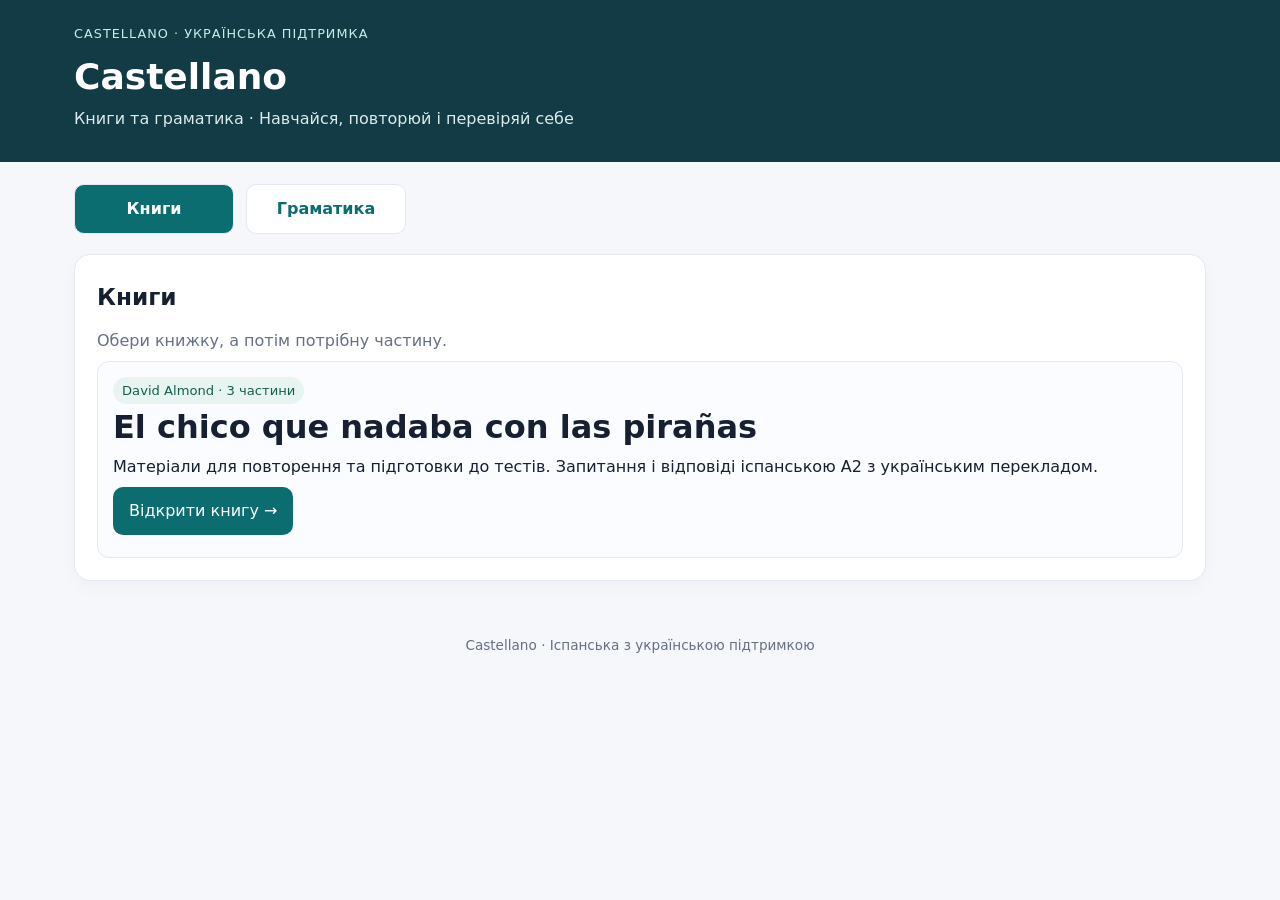
<file: index.html>
<!doctype html>
<html lang="uk"><head><meta charset="utf-8"><meta name="viewport" content="width=device-width,initial-scale=1"><meta name="robots" content="noindex"><title>Castellano · Книги та граматика</title><style>
:root{--bg:#f5f7fb;--ink:#172033;--muted:#667085;--blue:#3157d5;--line:#e4e8f0;--green:#16845b;--red:#c43d4d}
*{box-sizing:border-box}body{margin:0;background:var(--bg);color:var(--ink);font:16px/1.6 system-ui,-apple-system,Segoe UI,sans-serif}
header{background:#111827;color:white;padding:28px max(22px,calc((100% - 1060px)/2))}
header small{color:#b8c5e2;letter-spacing:.08em;text-transform:uppercase}h1{font-size:clamp(2rem,5vw,3.2rem);line-height:1.1;margin:.35rem 0}
header p{margin:.5rem 0 0;color:#d5dced}.wrap{max-width:1060px;margin:26px auto;padding:0 18px}
nav{display:flex;gap:8px;flex-wrap:wrap;margin-bottom:18px}.tab,button,select{border:1px solid var(--line);border-radius:10px;padding:10px 14px;background:white;color:var(--ink);font:inherit;cursor:pointer}
.tab.active,button.primary{background:var(--blue);border-color:var(--blue);color:white}
.card{background:white;border:1px solid var(--line);border-radius:16px;padding:22px;margin:14px 0;box-shadow:0 5px 20px #18284808}
h2{margin:.1rem 0 .8rem;font-size:1.45rem}h3{margin:.2rem 0 .45rem}p{margin:.45rem 0}.muted,.translation{color:var(--muted)}.translation{font-size:.94rem}
.grid{display:grid;grid-template-columns:repeat(auto-fit,minmax(210px,1fr));gap:12px}
.rule{border:1px solid var(--line);border-radius:12px;padding:15px;background:#fbfcff}
.example{font-size:1.12rem;font-weight:700;color:var(--blue)}
.pill{display:inline-block;background:#edf1ff;color:#2949b8;border-radius:99px;padding:3px 9px;font-size:.82rem}
.classify-row{display:grid;grid-template-columns:minmax(100px,1fr) minmax(185px,1.8fr) minmax(135px,1fr);gap:12px;align-items:center}.classify-answer{font-weight:700;font-size:1.08rem}.classify-answer:empty{display:none}@media(max-width:620px){.classify-row{grid-template-columns:minmax(75px,1fr) minmax(155px,2fr)}.classify-answer{grid-column:2}}.task{padding:14px 0;border-top:1px solid var(--line)}.task:first-of-type{border-top:0}
input[type=text]{padding:10px 12px;border:1px solid #cbd2df;border-radius:9px;font:inherit;max-width:100%}
select{padding:8px}.feedback{font-weight:650;margin-top:6px}.good{color:var(--green)}.bad{color:var(--red)}
.actions{display:flex;gap:10px;align-items:center;flex-wrap:wrap;margin-top:12px}
.progress{height:8px;background:#e8ecf4;border-radius:9px;overflow:hidden}.progress span{display:block;height:100%;width:0;background:var(--blue);transition:width .2s}
footer{text-align:center;color:var(--muted);padding:30px 15px;font-size:.9rem}
[hidden]{display:none!important}

a{color:#0b6d70}a.action{display:inline-block;padding:11px 16px;background:#0b6d70;color:white;text-decoration:none;border-radius:10px}a.action:hover{background:#095459}a:focus-visible,button:focus-visible{outline:3px solid #d58b00;outline-offset:4px}.crumbs{display:flex;gap:9px;flex-wrap:wrap;padding:12px 0;color:var(--muted)}.crumbs a{font-weight:600}header{background:#133b46}header small{color:#c5eee5}header p{color:#dcebec}.pill{background:#e7f4f0;color:#185c4e}.section-nav{display:flex;gap:10px;flex-wrap:wrap}.section-nav a{padding:11px 22px;border:1px solid var(--line);background:white;border-radius:10px;text-decoration:none;font-weight:650}.section-nav a[aria-current=page]{background:#0b6d70;color:white}.booktitle{font-size:clamp(1.5rem,4vw,2.2rem);line-height:1.25}.parts{margin-top:20px}.status{color:#596b77;font-weight:650}footer{max-width:1060px;margin:auto}.lesson-link{color:inherit;text-decoration:none}.lesson-link:hover h3{text-decoration:underline}
</style><link rel="stylesheet" href="ipad-layout.css"></head><body><header><small>CASTELLANO · УКРАЇНСЬКА ПІДТРИМКА</small><h1>Castellano</h1><p>Книги та граматика · Навчайся, повторюй і перевіряй себе</p></header><main class="wrap"><nav class="section-nav" aria-label="Основні розділи"><a href="#books" id="books-tab">Книги</a><a href="#grammar" id="grammar-tab">Граматика</a></nav>
<section id="books"><div class="card"><h2>Книги</h2><p class="muted">Обери книжку, а потім потрібну частину.</p><article class="rule"><span class="pill">David Almond · 3 частини</span><h3 class="booktitle" lang="es">El chico que nadaba con las pirañas</h3><p>Матеріали для повторення та підготовки до тестів. Запитання і відповіді іспанською A2 з українським перекладом.</p><p><a class="action" href="libro-piranas.html">Відкрити книгу →</a></p></article></div></section>
<section id="grammar" hidden><div class="card"><h2>Граматика</h2><p class="muted">Правила іспанської мови, приклади та інтерактивні вправи.</p><article class="rule"><span class="pill">Теорія + 50 слів для практики</span><h3 lang="es">La acentuación</h3><p>Наголос, tilde, типи слів, дифтонги та hiato.</p><p><a class="action" href="acentuacion.html">Відкрити урок →</a></p></article></div></section></main><footer>Castellano · Іспанська з українською підтримкою</footer><script>function route(){const section=location.hash==='#grammar'?'grammar':'books';for(const id of ['books','grammar']){document.getElementById(id).hidden=id!==section;const link=document.getElementById(id+'-tab');if(id===section)link.setAttribute('aria-current','page');else link.removeAttribute('aria-current')}}window.addEventListener('hashchange',route);route();</script></body></html>
</file>
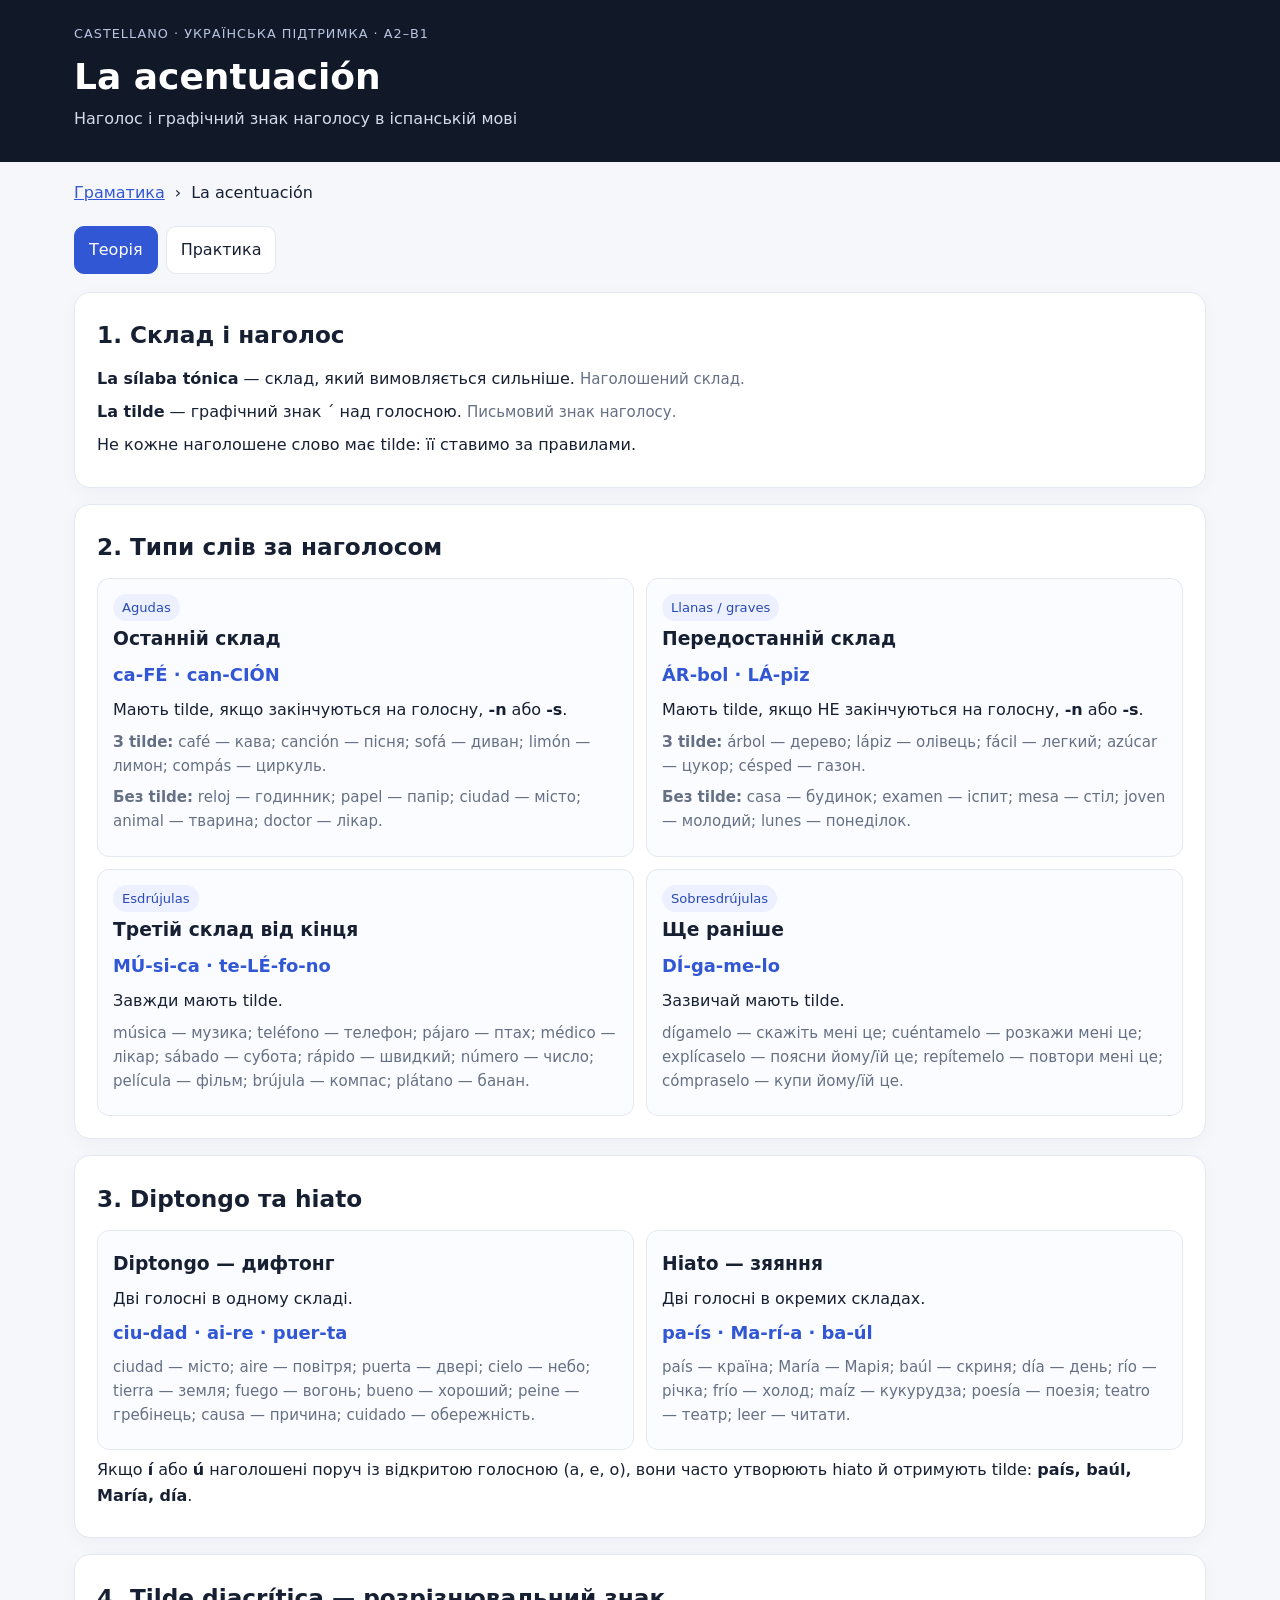
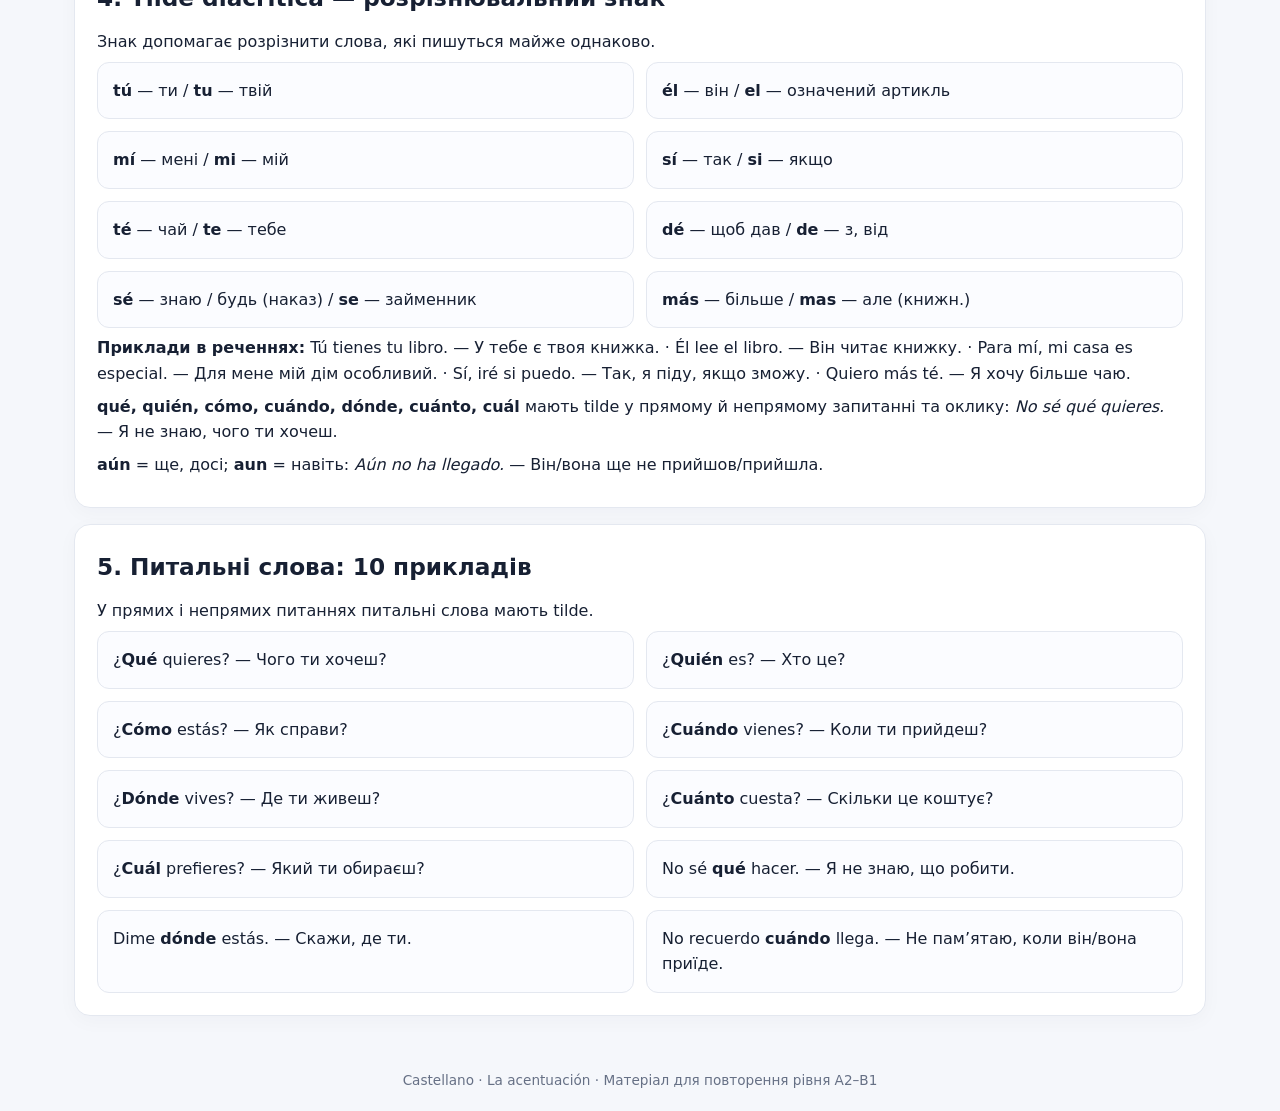
<file: acentuacion.html>
<!doctype html>
<html lang="uk">
<head>
<meta name="robots" content="noindex">
<meta charset="utf-8"><meta name="viewport" content="width=device-width,initial-scale=1">
<title>La acentuación — Castellano</title>
<style>
:root{--bg:#f5f7fb;--ink:#172033;--muted:#667085;--blue:#3157d5;--line:#e4e8f0;--green:#16845b;--red:#c43d4d}
*{box-sizing:border-box}body{margin:0;background:var(--bg);color:var(--ink);font:16px/1.6 system-ui,-apple-system,Segoe UI,sans-serif}
header{background:#111827;color:white;padding:28px max(22px,calc((100% - 1060px)/2))}
header small{color:#b8c5e2;letter-spacing:.08em;text-transform:uppercase}h1{font-size:clamp(2rem,5vw,3.2rem);line-height:1.1;margin:.35rem 0}
header p{margin:.5rem 0 0;color:#d5dced}.wrap{max-width:1060px;margin:26px auto;padding:0 18px}
nav{display:flex;gap:8px;flex-wrap:wrap;margin-bottom:18px}.tab,button,select{border:1px solid var(--line);border-radius:10px;padding:10px 14px;background:white;color:var(--ink);font:inherit;cursor:pointer}
.tab.active,button.primary{background:var(--blue);border-color:var(--blue);color:white}
.card{background:white;border:1px solid var(--line);border-radius:16px;padding:22px;margin:14px 0;box-shadow:0 5px 20px #18284808}
h2{margin:.1rem 0 .8rem;font-size:1.45rem}h3{margin:.2rem 0 .45rem}p{margin:.45rem 0}.muted,.translation{color:var(--muted)}.translation{font-size:.94rem}
.grid{display:grid;grid-template-columns:repeat(auto-fit,minmax(210px,1fr));gap:12px}
.rule{border:1px solid var(--line);border-radius:12px;padding:15px;background:#fbfcff}
.example{font-size:1.12rem;font-weight:700;color:var(--blue)}
.pill{display:inline-block;background:#edf1ff;color:#2949b8;border-radius:99px;padding:3px 9px;font-size:.82rem}
.classify-row{display:grid;grid-template-columns:minmax(100px,1fr) minmax(185px,1.8fr) minmax(135px,1fr);gap:12px;align-items:center}.classify-answer{font-weight:700;font-size:1.08rem}.classify-answer:empty{display:none}@media(max-width:620px){.classify-row{grid-template-columns:minmax(75px,1fr) minmax(155px,2fr)}.classify-answer{grid-column:2}}.task{padding:14px 0;border-top:1px solid var(--line)}.task:first-of-type{border-top:0}
input[type=text]{padding:10px 12px;border:1px solid #cbd2df;border-radius:9px;font:inherit;max-width:100%}
select{padding:8px}.feedback{font-weight:650;margin-top:6px}.good{color:var(--green)}.bad{color:var(--red)}
.actions{display:flex;gap:10px;align-items:center;flex-wrap:wrap;margin-top:12px}
.progress{height:8px;background:#e8ecf4;border-radius:9px;overflow:hidden}.progress span{display:block;height:100%;width:0;background:var(--blue);transition:width .2s}
footer{text-align:center;color:var(--muted);padding:30px 15px;font-size:.9rem}
[hidden]{display:none!important}
.crumbs{display:flex;gap:10px;margin-bottom:20px}.crumbs a{color:#3157d5}a:focus-visible,button:focus-visible{outline:3px solid #d58b00;outline-offset:3px}</style>
<link rel="stylesheet" href="ipad-layout.css"></head>
<body>
<header><small>Castellano · Українська підтримка · A2–B1</small><h1>La acentuación</h1><p>Наголос і графічний знак наголосу в іспанській мові</p></header>
<main class="wrap">
<nav class="crumbs" aria-label="Шлях"><a href="./#grammar">Граматика</a><span>›</span><span>La acentuación</span></nav>
<nav aria-label="Розділи">
<button class="tab active" data-tab="theory">Теорія</button><button class="tab" data-tab="practice">Практика</button>
</nav>
<section id="theory" class="panel">
<div class="card"><h2>1. Склад і наголос</h2><p><b>La sílaba tónica</b> — склад, який вимовляється сильніше. <span class="translation">Наголошений склад.</span></p><p><b>La tilde</b> — графічний знак ´ над голосною. <span class="translation">Письмовий знак наголосу.</span></p><p>Не кожне наголошене слово має tilde: її ставимо за правилами.</p></div>
<div class="card"><h2>2. Типи слів за наголосом</h2><div class="grid">
<div class="rule"><span class="pill">Agudas</span><h3>Останній склад</h3><p class="example">ca-FÉ · can-CIÓN</p><p>Мають tilde, якщо закінчуються на голосну, <b>-n</b> або <b>-s</b>.</p><p class="translation"><b>З tilde:</b> café — кава; canción — пісня; sofá — диван; limón — лимон; compás — циркуль.</p><p class="translation"><b>Без tilde:</b> reloj — годинник; papel — папір; ciudad — місто; animal — тварина; doctor — лікар.</p></div>
<div class="rule"><span class="pill">Llanas / graves</span><h3>Передостанній склад</h3><p class="example">ÁR-bol · LÁ-piz</p><p>Мають tilde, якщо НЕ закінчуються на голосну, <b>-n</b> або <b>-s</b>.</p><p class="translation"><b>З tilde:</b> árbol — дерево; lápiz — олівець; fácil — легкий; azúcar — цукор; césped — газон.</p><p class="translation"><b>Без tilde:</b> casa — будинок; examen — іспит; mesa — стіл; joven — молодий; lunes — понеділок.</p></div>
<div class="rule"><span class="pill">Esdrújulas</span><h3>Третій склад від кінця</h3><p class="example">MÚ-si-ca · te-LÉ-fo-no</p><p>Завжди мають tilde.</p><p class="translation">música — музика; teléfono — телефон; pájaro — птах; médico — лікар; sábado — субота; rápido — швидкий; número — число; película — фільм; brújula — компас; plátano — банан.</p></div>
<div class="rule"><span class="pill">Sobresdrújulas</span><h3>Ще раніше</h3><p class="example">DÍ-ga-me-lo</p><p>Зазвичай мають tilde.</p><p class="translation">dígamelo — скажіть мені це; cuéntamelo — розкажи мені це; explícaselo — поясни йому/їй це; repítemelo — повтори мені це; cómpraselo — купи йому/їй це.</p></div>
</div></div>
<div class="card"><h2>3. Diptongo та hiato</h2><div class="grid">
<div class="rule"><h3>Diptongo — дифтонг</h3><p>Дві голосні в одному складі.</p><p class="example">ciu-dad · ai-re · puer-ta</p><p class="translation">ciudad — місто; aire — повітря; puerta — двері; cielo — небо; tierra — земля; fuego — вогонь; bueno — хороший; peine — гребінець; causa — причина; cuidado — обережність.</p></div>
<div class="rule"><h3>Hiato — зяяння</h3><p>Дві голосні в окремих складах.</p><p class="example">pa-ís · Ma-rí-a · ba-úl</p><p class="translation">país — країна; María — Марія; baúl — скриня; día — день; río — річка; frío — холод; maíz — кукурудза; poesía — поезія; teatro — театр; leer — читати.</p></div>
</div><p>Якщо <b>í</b> або <b>ú</b> наголошені поруч із відкритою голосною (a, e, o), вони часто утворюють hiato й отримують tilde: <b>país, baúl, María, día</b>.</p></div>
<div class="card"><h2>4. Tilde diacrítica — розрізнювальний знак</h2><p>Знак допомагає розрізнити слова, які пишуться майже однаково.</p><div class="grid">
<div class="rule"><b>tú</b> — ти / <b>tu</b> — твій</div><div class="rule"><b>él</b> — він / <b>el</b> — означений артикль</div>
<div class="rule"><b>mí</b> — мені / <b>mi</b> — мій</div><div class="rule"><b>sí</b> — так / <b>si</b> — якщо</div>
<div class="rule"><b>té</b> — чай / <b>te</b> — тебе</div><div class="rule"><b>dé</b> — щоб дав / <b>de</b> — з, від</div>
<div class="rule"><b>sé</b> — знаю / будь (наказ) / <b>se</b> — займенник</div><div class="rule"><b>más</b> — більше / <b>mas</b> — але (книжн.)</div>
</div><p><b>Приклади в реченнях:</b> Tú tienes tu libro. — У тебе є твоя книжка. · Él lee el libro. — Він читає книжку. · Para mí, mi casa es especial. — Для мене мій дім особливий. · Sí, iré si puedo. — Так, я піду, якщо зможу. · Quiero más té. — Я хочу більше чаю.</p><p><b>qué, quién, cómo, cuándo, dónde, cuánto, cuál</b> мають tilde у прямому й непрямому запитанні та оклику: <i>No sé qué quieres.</i> — Я не знаю, чого ти хочеш.</p><p><b>aún</b> = ще, досі; <b>aun</b> = навіть: <i>Aún no ha llegado.</i> — Він/вона ще не прийшов/прийшла.</p></div>
<div class="card"><h2>5. Питальні слова: 10 прикладів</h2><p>У прямих і непрямих питаннях питальні слова мають tilde.</p><div class="grid"><div class="rule">¿<b>Qué</b> quieres? — Чого ти хочеш?</div><div class="rule">¿<b>Quién</b> es? — Хто це?</div><div class="rule">¿<b>Cómo</b> estás? — Як справи?</div><div class="rule">¿<b>Cuándo</b> vienes? — Коли ти прийдеш?</div><div class="rule">¿<b>Dónde</b> vives? — Де ти живеш?</div><div class="rule">¿<b>Cuánto</b> cuesta? — Скільки це коштує?</div><div class="rule">¿<b>Cuál</b> prefieres? — Який ти обираєш?</div><div class="rule">No sé <b>qué</b> hacer. — Я не знаю, що робити.</div><div class="rule">Dime <b>dónde</b> estás. — Скажи, де ти.</div><div class="rule">No recuerdo <b>cuándo</b> llega. — Не пам’ятаю, коли він/вона приїде.</div></div></div>
</section>
<section id="practice" class="panel" hidden>
<div class="card"><h2>Практика: визнач тип слова</h2><p class="muted">50 слів без графічного знака наголосу. Визначте категорію за вимовою. Після вибору справа з’явиться правильне написання: зеленим — правильна категорія, червоним — помилка.</p><div id="classify"></div><div class="actions"><button class="primary" id="checkClass">Підрахувати результат</button><button id="resetClass">Почати заново</button><span id="classScore" aria-live="polite"></span></div></div>
</section>
</main><footer>Castellano · La acentuación · Матеріал для повторення рівня A2–B1</footer>
<script>
const $=s=>document.querySelector(s);
document.querySelectorAll('.tab').forEach(b=>b.addEventListener('click',()=>{document.querySelectorAll('.tab').forEach(x=>x.classList.toggle('active',x===b));document.querySelectorAll('.panel').forEach(x=>x.hidden=x.id!==b.dataset.tab)}));
// The source word is shown without written accent. The correct form is revealed only after a choice.
const removeTilde=s=>s.normalize('NFD').replace(/[\u0300-\u036f]/g,'').normalize('NFC');
const kinds=[["café", "aguda"], ["árbol", "llana"], ["música", "esdrújula"], ["reloj", "aguda"], ["lápiz", "llana"], ["teléfono", "esdrújula"], ["sofá", "aguda"], ["papel", "aguda"], ["fácil", "llana"], ["casa", "llana"], ["pájaro", "esdrújula"], ["sábado", "esdrújula"], ["limón", "aguda"], ["examen", "llana"], ["número", "esdrújula"], ["canción", "aguda"], ["ciudad", "aguda"], ["animal", "aguda"], ["compás", "aguda"], ["doctor", "aguda"], ["azúcar", "llana"], ["césped", "llana"], ["mesa", "llana"], ["joven", "llana"], ["lunes", "llana"], ["rápido", "esdrújula"], ["médico", "esdrújula"], ["película", "esdrújula"], ["brújula", "esdrújula"], ["plátano", "esdrújula"], ["corazón", "aguda"], ["inglés", "aguda"], ["hotel", "aguda"], ["verdad", "aguda"], ["mamá", "aguda"], ["difícil", "llana"], ["útil", "llana"], ["viernes", "llana"], ["zapato", "llana"], ["libro", "llana"], ["público", "esdrújula"], ["práctico", "esdrújula"], ["matemáticas", "esdrújula"], ["último", "esdrújula"], ["página", "esdrújula"], ["dígamelo", "sobresdrújula"], ["cuéntamelo", "sobresdrújula"], ["explícaselo", "sobresdrújula"], ["repítemelo", "sobresdrújula"], ["cómpraselo", "sobresdrújula"]];
const kindLabel={aguda:'Aguda',llana:'Llana',esdrújula:'Esdrújula',sobresdrújula:'Sobresdrújula'};
const kindOptions='<option value="">Оберіть…</option><option value="aguda">Aguda — останній</option><option value="llana">Llana — передостанній</option><option value="esdrújula">Esdrújula — третій від кінця</option><option value="sobresdrújula">Sobresdrújula — четвертий або раніше</option>';
$('#classify').innerHTML=kinds.map((x,i)=>`<div class="task classify-row"><b>${i+1}. ${removeTilde(x[0])}</b><select aria-label="Тип наголосу для ${removeTilde(x[0])}" data-kind="${i}">${kindOptions}</select><div class="classify-answer" id="kf${i}" aria-live="polite"></div></div>`).join('');
function updateKind(i){const x=kinds[i],value=document.querySelector(`[data-kind="${i}"]`).value,out=$('#kf'+i);if(!value){out.textContent='';out.className='classify-answer';return}const ok=value===x[1];out.textContent=(ok?'✓ ':'✗ ')+x[0]+(ok?'':' · '+kindLabel[x[1]]);out.className='classify-answer '+(ok?'good':'bad')}
document.querySelectorAll('[data-kind]').forEach(el=>el.addEventListener('change',()=>{updateKind(Number(el.dataset.kind));$('#classScore').textContent=''}));
$('#checkClass').onclick=()=>{let n=0;kinds.forEach((x,i)=>{updateKind(i);if(document.querySelector(`[data-kind="${i}"]`).value===x[1])n++});$('#classScore').textContent=`${n}/${kinds.length} правильних`};
$('#resetClass').onclick=()=>{document.querySelectorAll('[data-kind]').forEach(el=>el.value='');document.querySelectorAll('.classify-answer').forEach(el=>{el.textContent='';el.className='classify-answer'});$('#classScore').textContent=''};
</script></body></html>
</file>
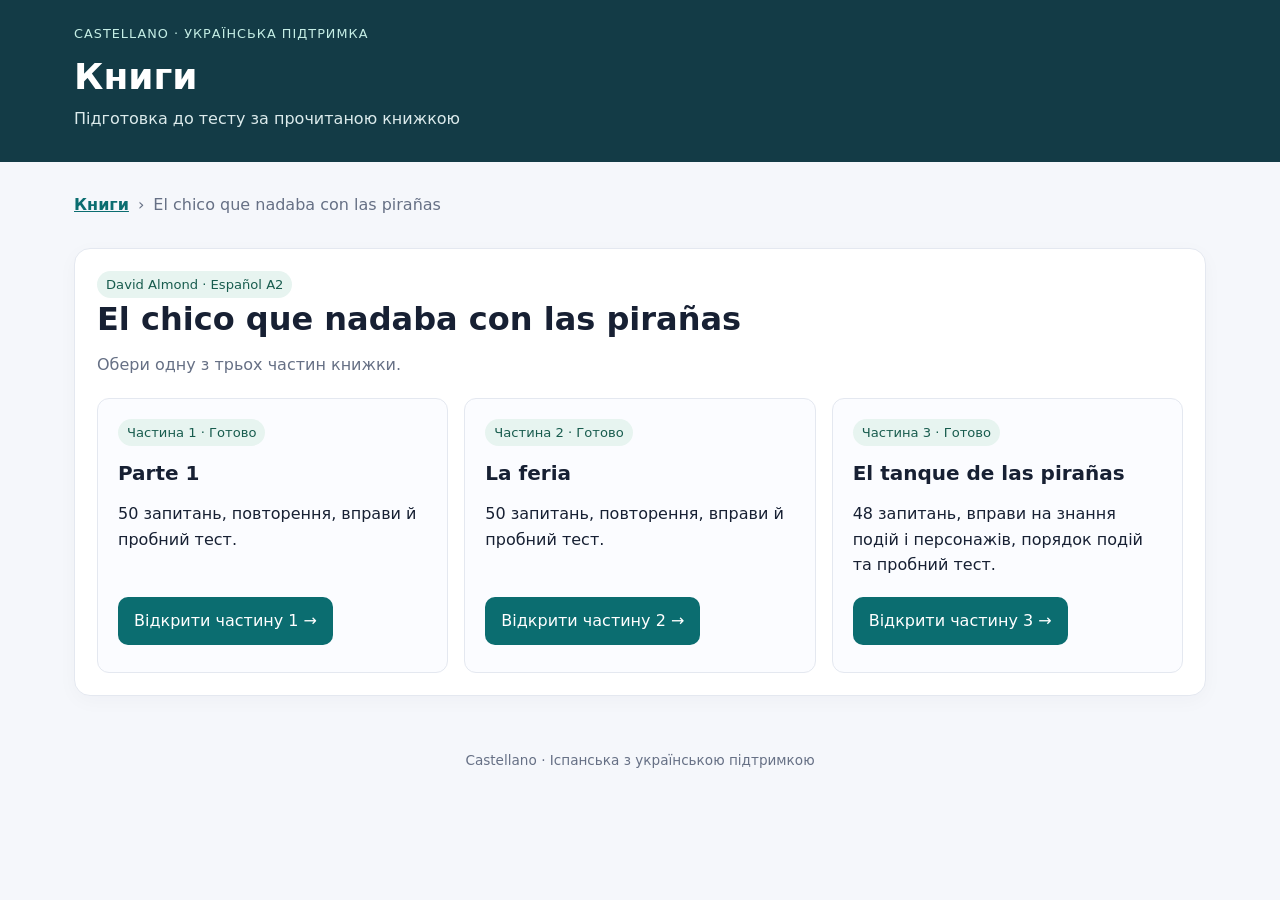
<file: libro-piranas.html>
<!doctype html>
<html lang="uk"><head><meta charset="utf-8"><meta name="viewport" content="width=device-width,initial-scale=1"><meta name="robots" content="noindex"><title>Книги — Castellano</title><style>
:root{--bg:#f5f7fb;--ink:#172033;--muted:#667085;--blue:#3157d5;--line:#e4e8f0;--green:#16845b;--red:#c43d4d}
*{box-sizing:border-box}body{margin:0;background:var(--bg);color:var(--ink);font:16px/1.6 system-ui,-apple-system,Segoe UI,sans-serif}
header{background:#111827;color:white;padding:28px max(22px,calc((100% - 1060px)/2))}
header small{color:#b8c5e2;letter-spacing:.08em;text-transform:uppercase}h1{font-size:clamp(2rem,5vw,3.2rem);line-height:1.1;margin:.35rem 0}
header p{margin:.5rem 0 0;color:#d5dced}.wrap{max-width:1060px;margin:26px auto;padding:0 18px}
nav{display:flex;gap:8px;flex-wrap:wrap;margin-bottom:18px}.tab,button,select{border:1px solid var(--line);border-radius:10px;padding:10px 14px;background:white;color:var(--ink);font:inherit;cursor:pointer}
.tab.active,button.primary{background:var(--blue);border-color:var(--blue);color:white}
.card{background:white;border:1px solid var(--line);border-radius:16px;padding:22px;margin:14px 0;box-shadow:0 5px 20px #18284808}
h2{margin:.1rem 0 .8rem;font-size:1.45rem}h3{margin:.2rem 0 .45rem}p{margin:.45rem 0}.muted,.translation{color:var(--muted)}.translation{font-size:.94rem}
.grid{display:grid;grid-template-columns:repeat(auto-fit,minmax(210px,1fr));gap:12px}
.rule{border:1px solid var(--line);border-radius:12px;padding:15px;background:#fbfcff}
.example{font-size:1.12rem;font-weight:700;color:var(--blue)}
.pill{display:inline-block;background:#edf1ff;color:#2949b8;border-radius:99px;padding:3px 9px;font-size:.82rem}
.classify-row{display:grid;grid-template-columns:minmax(100px,1fr) minmax(185px,1.8fr) minmax(135px,1fr);gap:12px;align-items:center}.classify-answer{font-weight:700;font-size:1.08rem}.classify-answer:empty{display:none}@media(max-width:620px){.classify-row{grid-template-columns:minmax(75px,1fr) minmax(155px,2fr)}.classify-answer{grid-column:2}}.task{padding:14px 0;border-top:1px solid var(--line)}.task:first-of-type{border-top:0}
input[type=text]{padding:10px 12px;border:1px solid #cbd2df;border-radius:9px;font:inherit;max-width:100%}
select{padding:8px}.feedback{font-weight:650;margin-top:6px}.good{color:var(--green)}.bad{color:var(--red)}
.actions{display:flex;gap:10px;align-items:center;flex-wrap:wrap;margin-top:12px}
.progress{height:8px;background:#e8ecf4;border-radius:9px;overflow:hidden}.progress span{display:block;height:100%;width:0;background:var(--blue);transition:width .2s}
footer{text-align:center;color:var(--muted);padding:30px 15px;font-size:.9rem}
[hidden]{display:none!important}

a{color:#0b6d70}a.action{display:inline-block;padding:11px 16px;background:#0b6d70;color:white;text-decoration:none;border-radius:10px}a.action:hover{background:#095459}a:focus-visible,button:focus-visible{outline:3px solid #d58b00;outline-offset:4px}.crumbs{display:flex;gap:9px;flex-wrap:wrap;padding:12px 0;color:var(--muted)}.crumbs a{font-weight:600}header{background:#133b46}header small{color:#c5eee5}header p{color:#dcebec}.pill{background:#e7f4f0;color:#185c4e}.section-nav{display:flex;gap:10px;flex-wrap:wrap}.section-nav a{padding:11px 22px;border:1px solid var(--line);background:white;border-radius:10px;text-decoration:none;font-weight:650}.section-nav a[aria-current=page]{background:#0b6d70;color:white}.booktitle{font-size:clamp(1.5rem,4vw,2.2rem);line-height:1.25}.parts{margin-top:20px}.status{color:#596b77;font-weight:650}footer{max-width:1060px;margin:auto}.lesson-link{color:inherit;text-decoration:none}.lesson-link:hover h3{text-decoration:underline}
</style><link rel="stylesheet" href="ipad-layout.css"></head><body><header><small>CASTELLANO · УКРАЇНСЬКА ПІДТРИМКА</small><h1>Книги</h1><p>Підготовка до тесту за прочитаною книжкою</p></header><main class="wrap"><nav class="crumbs" aria-label="Шлях"><a href="./#books">Книги</a><span>›</span><span lang="es">El chico que nadaba con las pirañas</span></nav><section class="card"><span class="pill">David Almond · Español A2</span><h2 class="booktitle" lang="es">El chico que nadaba con las pirañas</h2><p class="muted">Обери одну з трьох частин книжки.</p><div class="grid parts"><section class="rule" id="parte-1"><span class="pill">Частина 1 · Готово</span><h3 lang="es">Parte 1</h3><p>50 запитань, повторення, вправи й пробний тест.</p><p><a class="action" href="parte-1.html">Відкрити частину 1 →</a></p></section><section class="rule" id="parte-2"><span class="pill">Частина 2 · Готово</span><h3 lang="es">La feria</h3><p>50 запитань, повторення, вправи й пробний тест.</p><p><a class="action" href="parte-2.html">Відкрити частину 2 →</a></p></section><section class="rule" id="parte-3"><span class="pill">Частина 3 · Готово</span><h3 lang="es">El tanque de las pirañas</h3><p>48 запитань, вправи на знання подій і персонажів, порядок подій та пробний тест.</p><p><a class="action" href="parte-3.html">Відкрити частину 3 →</a></p></section></div></section></main><footer>Castellano · Іспанська з українською підтримкою</footer></body></html>
</file>
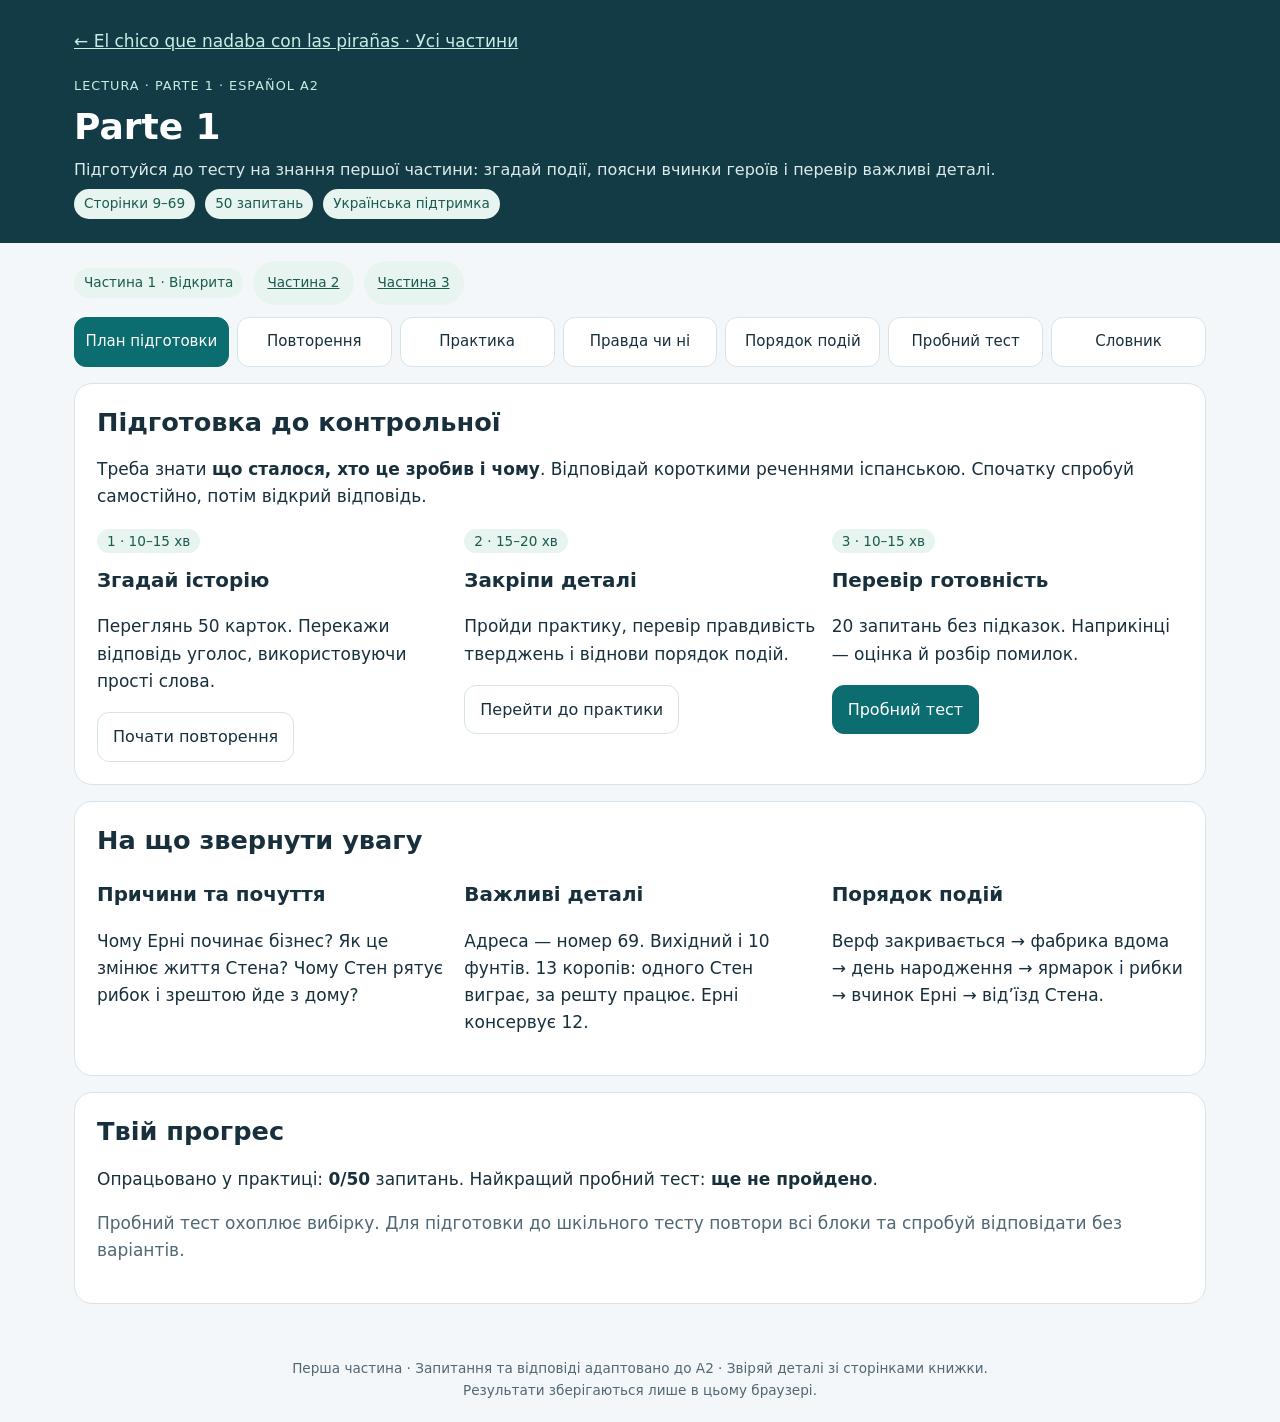
<file: parte-1.html>
<!doctype html>
<html lang="uk"><head><meta charset="utf-8"><meta name="viewport" content="width=device-width,initial-scale=1"><meta name="robots" content="noindex"><meta name="description" content="Підготовка до тесту за першою частиною Parte 1: події, персонажі, причини та фінал. Español A2 з українською підтримкою."><title>Частина 1 · Parte 1</title>
<style>
:root{--bg:#f4f7fa;--ink:#182f3c;--muted:#506774;--accent:#0b6d70;--line:#d6e3e8;--green:#136437;--red:#a72d36}*{box-sizing:border-box}body{margin:0;background:var(--bg);color:var(--ink);font:17px/1.6 system-ui,sans-serif}a{color:var(--accent)}button,select,input{font:inherit}button,select{border:1px solid var(--line);padding:11px 15px;border-radius:12px;color:var(--ink);background:white;cursor:pointer}button:hover{border-color:var(--accent);background:#e9f5f3}button:focus-visible,a:focus-visible,select:focus-visible,input:focus-visible,summary:focus-visible{outline:3px solid #de9000;outline-offset:3px}button:disabled{cursor:default}.primary,button.active{background:var(--accent);color:white;border-color:var(--accent)}header{background:#133b46;color:white;padding:26px max(20px,calc((100% - 1080px)/2)) 40px}header a{color:#c5eee5}header small{display:block;margin-top:25px;color:#c5eee5;letter-spacing:.08em}h1{font-size:clamp(2rem,5vw,3.5rem);line-height:1.15;max-width:750px;margin:12px 0}header p{max-width:740px;color:#dcebec}.wrap{max-width:1080px;margin:auto;padding:20px}nav{display:flex;gap:8px;flex-wrap:wrap;margin-bottom:22px}.card{background:white;border:1px solid var(--line);border-radius:18px;padding:24px;margin-bottom:18px}.eyebrow,.muted{color:var(--muted)}h2{font-size:1.6rem;line-height:1.3;margin:0 0 12px}h3{margin:10px 0}.grid{display:grid;grid-template-columns:repeat(auto-fit,minmax(240px,1fr));gap:16px}.row{display:flex;gap:10px;flex-wrap:wrap;align-items:center}.tag{border-radius:25px;background:#e7f4f0;color:#185c4e;padding:4px 10px;font-size:.85rem}.progress{height:9px;background:#e1ebed;border-radius:9px;overflow:hidden;margin:16px 0}.progress span{display:block;height:100%;background:var(--accent)}.options{display:grid;gap:10px;margin:20px 0}.option{text-align:left;padding:15px;display:flex;gap:12px;align-items:baseline}.option.chosen{outline:2px solid var(--accent);background:#e7f4f0}.good{color:var(--green)}.bad{color:var(--red)}.feedback{padding:16px;border-left:4px solid var(--accent);background:#f2f8f7;margin:18px 0}.bilingual{display:grid;grid-template-columns:1fr 1fr;gap:24px}.bilingual>div{min-width:0}.translation{color:var(--muted)}summary{cursor:pointer;color:var(--accent);padding:10px 0}details{border-top:1px solid var(--line);padding:8px 0}input[type=search]{width:100%;padding:12px;border:1px solid var(--line);border-radius:10px;margin:10px 0 20px}label{display:block}.numbered{list-style:none;padding:0}.numbered li{display:flex;align-items:center;gap:10px;padding:13px 0;border-bottom:1px solid var(--line)}.numbered select{flex:none;width:75px}.numbered span{flex:1}.stats{font-size:2.5rem;font-weight:750}.vocab{padding:16px;border:1px solid var(--line);border-radius:12px}footer{padding:24px;text-align:center;color:var(--muted);font-size:.9rem}[hidden]{display:none!important}@media(max-width:650px){.bilingual{grid-template-columns:1fr;gap:6px}.card{padding:18px}.wrap{padding:14px}nav button{flex:1 1 40%}.row button{flex-grow:1}.option{font-size:1rem}}
</style><link rel="stylesheet" href="ipad-layout.css"></head><body>
<header><a href="libro-piranas.html">← El chico que nadaba con las pirañas · Усі частини</a><small>LECTURA · PARTE 1 · ESPAÑOL A2</small><h1>Parte 1</h1><p>Підготуйся до тесту на знання першої частини: згадай події, поясни вчинки героїв і перевір важливі деталі.</p><div class="row"><span class="tag">Сторінки 9–69</span><span class="tag">50 запитань</span><span class="tag">Українська підтримка</span></div></header>
<main class="wrap"><div class="row" style="margin-bottom:18px" aria-label="Частини книжки"><span class="tag">Частина 1 · Відкрита</span><a class="tag" href="parte-2.html">Частина 2</a><a class="tag" href="parte-3.html">Частина 3</a></div><nav aria-label="Розділи посібника"><button data-view="start">План підготовки</button><button data-view="cards">Повторення</button><button data-view="practice">Практика</button><button data-view="tf">Правда чи ні</button><button data-view="order">Порядок подій</button><button data-view="test">Пробний тест</button><button data-view="vocab">Словник</button></nav><div id="app"></div></main><footer>Перша частина · Запитання та відповіді адаптовано до A2 · Звіряй деталі зі сторінками книжки.<br>Результати зберігаються лише в цьому браузері.</footer>
<script>
const Q=[{"id": 1, "q": "¿Cómo se llama el protagonista?", "a": "Se llama Stanley Potts. También lo llaman Stan.", "ukq": "Як звати головного героя?", "uka": "Стенлі Поттс. Його також називають Стеном.", "page": "9–10", "wrong": ["Se llama Pancho Pirelli.", "Se llama Clarence P. Clapp."], "group": "La familia y el comienzo"}, {"id": 2, "q": "¿Con quién vive Stan al principio?", "a": "Vive con sus tíos Ernie y Annie.", "ukq": "З ким Стен живе на початку?", "uka": "З дядьком Ерні та тіткою Енні.", "page": "9–10", "wrong": ["Vive con sus padres.", "Vive con Dostoievski y Nitasha."], "group": "La familia y el comienzo"}, {"id": 3, "q": "¿Dónde vive Stan al principio?", "a": "En el número 69 del callejón del Muelle.", "ukq": "Де Стен живе на початку?", "uka": "У будинку номер 69 у провулку Причалу.", "page": "37–41", "wrong": ["En una caravana de la feria.", "En el número 13 del callejón del Muelle."], "group": "La familia y el comienzo"}, {"id": 4, "q": "¿Por qué vive Stan con sus tíos?", "a": "Porque sus padres han muerto.", "ukq": "Чому Стен живе з дядьком і тіткою?", "uka": "Бо його батьки померли.", "page": "9–10", "wrong": ["Porque sus padres trabajan en Siberia.", "Porque quiere aprender a vender peces."], "group": "La familia y el comienzo"}, {"id": 5, "q": "¿Quién es Ernie en la familia de Stan?", "a": "Es el hermano de su padre.", "ukq": "Ким Ерні доводиться Стенові?", "uka": "Він брат його батька.", "page": "9–10", "wrong": ["Es el hermano de su madre.", "Es el abuelo de Stan."], "group": "La familia y el comienzo"}, {"id": 6, "q": "¿Cómo tratan los tíos a Stan antes del negocio?", "a": "Lo cuidan bien. Son como unos nuevos padres.", "ukq": "Як родичі ставляться до Стена до початку бізнесу?", "uka": "Добре дбають про нього. Вони йому як нові батьки.", "page": "9–10", "wrong": ["No quieren vivir con él.", "Lo mandan a trabajar en la feria."], "group": "La familia y el comienzo"}, {"id": 7, "q": "¿Dónde trabaja Ernie antes de abrir el negocio?", "a": "En los Astilleros Simpson.", "ukq": "Де Ерні працює до відкриття бізнесу?", "uka": "На верфі «Сімпсон».", "page": "14–17", "wrong": ["En la caseta de los patitos.", "En el DACS."], "group": "La familia y el comienzo"}, {"id": 8, "q": "¿Por qué cierran los Astilleros Simpson?", "a": "Porque en otros países hacen barcos mejores y más baratos.", "ukq": "Чому закривається верф «Сімпсон»?", "uka": "Бо в інших країнах будують кращі й дешевші кораблі.", "page": "14–17", "wrong": ["Porque Ernie compra el astillero.", "Porque no hay peces en el río."], "group": "La familia y el comienzo"}, {"id": 9, "q": "¿Qué ve Ernie cuando tiene la idea del negocio?", "a": "Ve un barco de pesca y muchos peces plateados.", "ukq": "Що бачить Ерні, коли в нього виникає ідея бізнесу?", "uka": "Рибальський човен і багато сріблястих риб.", "page": "14–17", "wrong": ["Ve la caseta de Dostoievski.", "Ve a Rose leyendo el futuro."], "group": "La familia y el comienzo"}, {"id": 10, "q": "¿En qué convierte Ernie la casa?", "a": "En una fábrica de conservas de pescado.", "ukq": "На що Ерні перетворює будинок?", "uka": "На фабрику рибних консервів.", "page": "9–17", "wrong": ["En una tienda de juguetes.", "En una escuela para niños."], "group": "La familia y el comienzo"}, {"id": 11, "q": "¿Qué pescado vende Ernie en conserva?", "a": "Sardinas, caballas y arenques.", "ukq": "Яку рибу Ерні продає в консервах?", "uka": "Сардини, скумбрію й оселедців.", "page": "14–17", "wrong": ["Solo carpas doradas desde el primer día.", "Solo pirañas del Amazonas."], "group": "La casa-fábrica"}, {"id": 12, "q": "¿Por qué deja Stan de ir al colegio?", "a": "Porque tiene que ayudar a Ernie en la fábrica.", "ukq": "Чому Стен перестає ходити до школи?", "uka": "Бо мусить допомагати Ерні на фабриці.", "page": "9–10", "wrong": ["Porque trabaja con Rose en la feria.", "Porque se muda a Siberia."], "group": "La casa-fábrica"}, {"id": 13, "q": "¿A qué hora empieza a trabajar Stan?", "a": "A las seis de la mañana.", "ukq": "О котрій Стен починає працювати?", "uka": "О шостій ранку.", "page": "18–22", "wrong": ["A las nueve de la mañana.", "A las seis de la tarde."], "group": "La casa-fábrica"}, {"id": 14, "q": "¿Dónde duerme Stan en la casa-fábrica?", "a": "En un armario.", "ukq": "Де Стен спить у будинку-фабриці?", "uka": "У шафі.", "page": "18–22", "wrong": ["En una caravana.", "En la bañera."], "group": "La casa-fábrica"}, {"id": 15, "q": "¿Dónde duermen Ernie y Annie?", "a": "Bajo una gran máquina de limpiar pescado.", "ukq": "Де сплять Ерні та Енні?", "uka": "Під великою машиною для чищення риби.", "page": "18–22", "wrong": ["En el antiguo colegio de Stan.", "En un barco del astillero."], "group": "La casa-fábrica"}, {"id": 16, "q": "¿Qué espacio ocupan las máquinas?", "a": "Ocupan los pasillos y todas las habitaciones.", "ukq": "Скільки місця займають машини?", "uka": "Коридори й усі кімнати.", "page": "18–22", "wrong": ["Solo ocupan una mesa del jardín.", "Solo ocupan el dormitorio de Ernie."], "group": "La casa-fábrica"}, {"id": 17, "q": "¿Cómo va el negocio de Ernie al principio?", "a": "Va bien y gana mucho dinero.", "ukq": "Як спочатку йде бізнес Ерні?", "uka": "Добре, він заробляє багато грошей.", "page": "18–22", "wrong": ["No vende ninguna lata.", "Tiene que cerrar el primer día."], "group": "La casa-fábrica"}, {"id": 18, "q": "¿Quién recuerda que es el cumpleaños de Stan?", "a": "Annie. Quiere que ese día sea especial.", "ukq": "Хто пам’ятає про день народження Стена?", "uka": "Енні. Вона хоче зробити цей день особливим.", "page": "18–22", "wrong": ["Clarence. Le lleva un regalo.", "Dostoievski. Le prepara una fiesta."], "group": "La casa-fábrica"}, {"id": 19, "q": "¿Qué dibujo hay en la tarjeta de cumpleaños?", "a": "Un barco.", "ukq": "Що намальовано на вітальній листівці?", "uka": "Корабель.", "page": "18–22", "wrong": ["Una piraña.", "Un patito."], "group": "La casa-fábrica"}, {"id": 20, "q": "¿Qué desayunan Annie y Stan ese día?", "a": "Refrescos, chocolatinas y caramelos.", "ukq": "Що Енні та Стен їдять на сніданок того дня?", "uka": "П'ють напої, їдять шоколадні батончики й цукерки.", "page": "18–22", "wrong": ["Pescado en conserva con arroz.", "Una patata asada con té."], "group": "La casa-fábrica"}, {"id": 21, "q": "¿Qué nueva regla escribe Annie?", "a": "La familia tiene el día libre en su cumpleaños.", "ukq": "Яке нове правило записує Енні?", "uka": "У свій день народження члени сім'ї мають вихідний.", "page": "23–27", "wrong": ["La familia trabaja más en su cumpleaños.", "Solo Ernie puede tener un día libre."], "group": "El cumpleaños y la feria"}, {"id": 22, "q": "¿Cuánto dinero recibe Stan por su cumpleaños?", "a": "Diez libras.", "ukq": "Скільки грошей Стен отримує на день народження?", "uka": "Десять фунтів.", "page": "23–27", "wrong": ["Cien libras.", "Dos libras."], "group": "El cumpleaños y la feria"}, {"id": 23, "q": "¿Qué dice Annie que hará si Ernie protesta?", "a": "Dice que hará una huelga.", "ukq": "Що Енні погрожує зробити, якщо Ерні заперечуватиме?", "uka": "Каже, що оголосить страйк.", "page": "23–27", "wrong": ["Dice que venderá los peces de Stan.", "Dice que llamará a Dostoievski."], "group": "El cumpleaños y la feria"}, {"id": 24, "q": "¿Dónde se instala la feria?", "a": "En el lugar de los antiguos Astilleros Simpson.", "ukq": "Де розміщується ярмарок?", "uka": "На місці колишньої верфі «Сімпсон».", "page": "23–27", "wrong": ["Dentro de la casa de Stan.", "En el patio del colegio."], "group": "El cumpleaños y la feria"}, {"id": 25, "q": "¿Con quién sube Stan a las atracciones?", "a": "Sube solo.", "ukq": "З ким Стен катається на атракціонах?", "uka": "Сам.", "page": "28–36", "wrong": ["Con Annie y Ernie.", "Con Pancho y Nitasha."], "group": "El cumpleaños y la feria"}, {"id": 26, "q": "¿Por qué llora Stan en la noria?", "a": "Porque recuerda a su madre y a su padre.", "ukq": "Чому Стен плаче на колесі огляду?", "uka": "Бо згадує маму й тата.", "page": "28–36", "wrong": ["Porque se le cae el dinero.", "Porque Rose no quiere hablar con él."], "group": "El cumpleaños y la feria"}, {"id": 27, "q": "¿Qué come Stan en la feria?", "a": "Un perrito caliente y algodón de azúcar.", "ukq": "Що Стен їсть на ярмарку?", "uka": "Хот-дог і солодку вату.", "page": "28–36", "wrong": ["Sardinas y caballa.", "Patatas asadas y pastel."], "group": "El cumpleaños y la feria"}, {"id": 28, "q": "¿Es Rose hija de la primera Rose la Gitana?", "a": "No. Es una descendiente de la primera Rose.", "ukq": "Чи є Роуз дочкою першої Роуз-циганки?", "uka": "Ні. Вона походить від першої Роуз.", "page": "28–36", "wrong": ["Sí. Es su hija.", "No. Es la madre de Nitasha."], "group": "El cumpleaños y la feria"}, {"id": 29, "q": "¿Qué le predice Rose a Stan?", "a": "Tiene un don, tendrá una decepción, viajará y volverán a verse.", "ukq": "Що Роуз передбачає Стенові?", "uka": "Він має дар, переживе розчарування, подорожуватиме, і вони зустрінуться знову.", "page": "28–36", "wrong": ["Que nunca saldrá de su casa.", "Que comprará los Astilleros Simpson."], "group": "El cumpleaños y la feria"}, {"id": 30, "q": "¿Quién es la niña de la caravana de los patitos?", "a": "Nitasha, la hija de Dostoievski.", "ukq": "Хто дівчинка у причепі біля атракціону з качечками?", "uka": "Ніташа, дочка Достоєвського.", "page": "28–36", "wrong": ["Annie, la hija de Rose.", "La hermana de Stan."], "group": "El cumpleaños y la feria"}, {"id": 31, "q": "¿Cuántas carpas doradas hay en la caseta?", "a": "Trece.", "ukq": "Скільки золотих коропів на атракціоні?", "uka": "Тринадцять.", "page": "28–36", "wrong": ["Doce.", "Veinte."], "group": "El rescate de los peces"}, {"id": 32, "q": "¿Por qué quiere Stan salvar a los peces?", "a": "Porque tienen muy poca agua y pueden morir.", "ukq": "Чому Стен хоче врятувати рибок?", "uka": "Бо в них дуже мало води й вони можуть померти.", "page": "28–36", "wrong": ["Porque quiere venderlos a Ernie.", "Porque quiere comérselos."], "group": "El rescate de los peces"}, {"id": 33, "q": "¿Cuánto cuesta un intento de pescar un patito?", "a": "Dos libras.", "ukq": "Скільки коштує спроба виловити качечку?", "uka": "Два фунти.", "page": "28–36", "wrong": ["Una libra.", "Diez libras."], "group": "El rescate de los peces"}, {"id": 34, "q": "¿Cuánto dinero le queda a Stan en la caseta?", "a": "Una libra y sesenta y seis centavos.", "ukq": "Скільки грошей залишається у Стена біля атракціону?", "uka": "Один фунт і шістдесят шість центів.", "page": "28–36", "wrong": ["Dos libras exactas.", "Diez libras."], "group": "El rescate de los peces"}, {"id": 35, "q": "¿Cómo consigue Stan el primer pez?", "a": "El hombre acepta su dinero y lo ayuda a pescar un patito.", "ukq": "Як Стен отримує першу рибку?", "uka": "Чоловік приймає його гроші й допомагає виловити качечку.", "page": "28–36", "wrong": ["Rose se lo regala.", "Lo pesca directamente en el río."], "group": "El rescate de los peces"}, {"id": 36, "q": "¿Qué hace Stan para conseguir los otros doce peces?", "a": "Limpia los patitos de plástico.", "ukq": "Що Стен робить, щоб отримати інших дванадцять рибок?", "uka": "Миє пластикових качечок.", "page": "28–36", "wrong": ["Compra otros doce intentos.", "Trabaja en el asador."], "group": "El rescate de los peces"}, {"id": 37, "q": "¿Con qué limpia Stan los patitos?", "a": "Con un estropajo y jabón.", "ukq": "Чим Стен миє качечок?", "uka": "Губкою для чищення та милом.", "page": "28–36", "wrong": ["Con aceite y pintura.", "Solo con un paño seco."], "group": "El rescate de los peces"}, {"id": 38, "q": "¿Adónde corre Stan para poner más agua en las bolsas?", "a": "Al río.", "ukq": "Куди Стен біжить, щоб долити води в пакетики?", "uka": "До річки.", "page": "28–36", "wrong": ["A la caravana de Rose.", "Al colegio San Mungo."], "group": "El rescate de los peces"}, {"id": 39, "q": "¿Dónde pone Stan los peces cuando llega a casa?", "a": "En un cubo con agua limpia.", "ukq": "Куди Стен поміщає рибок, повернувшись додому?", "uka": "У відро з чистою водою.", "page": "42–46", "wrong": ["En las máquinas de Ernie.", "En una caja sin agua."], "group": "El rescate de los peces"}, {"id": 40, "q": "¿Acepta Stan el trabajo de Dostoievski al principio?", "a": "No. Da las gracias y vuelve a casa.", "ukq": "Чи погоджується Стен одразу працювати в Достоєвського?", "uka": "Ні. Дякує й повертається додому.", "page": "28–36", "wrong": ["Sí. Se marcha con él enseguida.", "Sí. Pero solo quiere vender entradas."], "group": "El rescate de los peces"}, {"id": 41, "q": "¿Quién investiga el negocio de Ernie?", "a": "Clarence P. Clapp, del DACS.", "ukq": "Хто перевіряє бізнес Ерні?", "uka": "Кларенс П. Клепп із DACS.", "page": "37–41", "wrong": ["Pancho Pirelli, de la feria.", "Pedro Perdito, del astillero."], "group": "El DACS y la despedida"}, {"id": 42, "q": "¿Cómo es la furgoneta del DACS?", "a": "Es blanca y está oxidada.", "ukq": "Який вигляд має фургон DACS?", "uka": "Білий та іржавий.", "page": "37–41", "wrong": ["Es roja y nueva.", "Es azul y lleva patitos pintados."], "group": "El DACS y la despedida"}, {"id": 43, "q": "¿Qué amenaza aparece en el aviso del DACS?", "a": "Pueden quitar las máquinas y echar a la familia de casa.", "ukq": "Яка погроза міститься в повідомленні DACS?", "uka": "Можуть забрати машини й виселити сім'ю з будинку.", "page": "47–50", "wrong": ["Pueden cerrar la feria de Dostoievski.", "Pueden mandar a Stan a Siberia."], "group": "El DACS y la despedida"}, {"id": 44, "q": "¿Qué hace Annie para celebrar el cumpleaños en casa?", "a": "Prepara una merienda y apaga las máquinas.", "ukq": "Що Енні робить для святкування дня народження вдома?", "uka": "Готує частування й вимикає машини.", "page": "47–50", "wrong": ["Se va sola y no vuelve.", "Enlata las carpas para la fiesta."], "group": "El DACS y la despedida"}, {"id": 45, "q": "¿Qué significan los peces para Stan?", "a": "Son sus mejores amigos. Quiere cuidarlos.", "ukq": "Що рибки означають для Стена?", "uka": "Вони його найкращі друзі. Він хоче дбати про них.", "page": "51–53", "wrong": ["Son solo un producto para vender.", "Son un regalo que no le gusta."], "group": "El DACS y la despedida"}, {"id": 46, "q": "¿Qué hace Ernie con doce carpas durante la noche?", "a": "Las enlata para crear un nuevo producto.", "ukq": "Що Ерні робить уночі з дванадцятьма коропами?", "uka": "Консервує їх, щоб створити новий продукт.", "page": "54–59", "wrong": ["Las devuelve al río.", "Las lleva vivas a la feria."], "group": "El DACS y la despedida"}, {"id": 47, "q": "¿Por qué queda un pez vivo?", "a": "Porque escapa de la mano de Ernie y se esconde en el fondo.", "ukq": "Чому одна рибка залишається живою?", "uka": "Бо вислизає з руки Ерні й ховається на дні.", "page": "54–57", "wrong": ["Porque Ernie decide regalarle uno a Rose.", "Porque Nitasha salva a todos los peces."], "group": "El DACS y la despedida"}, {"id": 48, "q": "¿Cómo reacciona Stan al ver la lata de carpas?", "a": "Está horrorizado y no puede hablar ni moverse.", "ukq": "Як Стен реагує на бляшанку з коропами?", "uka": "Він приголомшений і не може говорити чи рухатися.", "page": "60–62", "wrong": ["Se ríe y felicita a Ernie.", "Quiere ayudar a vender el nuevo producto."], "group": "El DACS y la despedida"}, {"id": 49, "q": "¿Qué dice Stan a Annie antes de irse?", "a": "Dice que va a dar una vuelta.", "ukq": "Що Стен каже Енні перед тим, як піти?", "uka": "Каже, що йде прогулятися.", "page": "60–62", "wrong": ["Dice que vuelve al colegio.", "Dice que va a comprar sardinas."], "group": "El DACS y la despedida"}, {"id": 50, "q": "¿Con quién se marcha Stan al final de la primera parte?", "a": "Con Dostoievski y Nitasha, y lleva su pez vivo.", "ukq": "З ким Стен їде наприкінці першої частини?", "uka": "З Достоєвським і Ніташею, узявши живу рибку.", "page": "63–69", "wrong": ["Con Rose y Clarence.", "Con Annie y Ernie."], "group": "El DACS y la despedida"}], V=[["el astillero", "верф"], ["el muelle", "причал"], ["las conservas", "консерви"], ["enlatar", "консервувати"], ["la lata", "бляшанка"], ["la fábrica", "фабрика"], ["el armario", "шафа"], ["el cumpleaños", "день народження"], ["el día libre", "вихідний"], ["la huelga", "страйк"], ["la noria", "колесо огляду"], ["echar de menos", "сумувати за кимось"], ["la carpa dorada", "золотий короп"], ["la bolsa", "пакет"], ["el cubo", "відро"], ["el estropajo", "губка для чищення"], ["el jabón", "мило"], ["salvar", "рятувати"], ["rendirse", "здаватися"], ["dar una vuelta", "прогулятися"]], TF=[["Stan vive con sus padres al principio.", false, 2], ["Ernie es el hermano del padre de Stan.", true, 5], ["Ernie trabaja en los Astilleros Simpson antes del negocio.", true, 7], ["Stan sigue yendo al colegio cada mañana.", false, 12], ["Stan duerme en un armario.", true, 14], ["Stan recibe cien libras por su cumpleaños.", false, 22], ["Stan va solo a las atracciones.", true, 25], ["Rose es la hija de la primera Rose la Gitana.", false, 28], ["Los peces tienen mucha agua en sus bolsas.", false, 32], ["Stan limpia patitos para conseguir doce peces.", true, 36], ["Ernie devuelve los doce peces al río.", false, 46], ["Stan se marcha con Dostoievski y Nitasha.", true, 50]], ORD=[["El cambio en casa", [7, 9, 10, 18, 21, 24]], ["Stan salva a los peces", [25, 28, 31, 35, 36, 38]], ["Del cumpleaños a la despedida", [39, 44, 45, 46, 49, 50]]];
const $=s=>document.querySelector(s), app=$('#app'), esc=s=>String(s).replace(/[&<>"']/g,c=>({'&':'&amp;','<':'&lt;','>':'&gt;','"':'&quot;',"'":'&#39;'}[c]));
const shuffle=a=>{const b=a.slice();for(let i=b.length-1;i>0;i--){const j=Math.floor(Math.random()*(i+1));[b[i],b[j]]=[b[j],b[i]]}return b};
let saved={};try{saved=JSON.parse(localStorage.getItem('piranhas-part-1-v1')||'{}')}catch{}
let state={view:'start',pool:[],pos:0,choice:null,checked:false,answers:[],mode:'practice',filter:'',errors:[],orderGroup:0};
function save(){try{localStorage.setItem('piranhas-part-1-v1',JSON.stringify(saved))}catch{}}
function tr(q){return `<details><summary>Український переклад запитання</summary><p>${esc(q.ukq)}</p></details>`}
function explanation(q){return `<p lang="es"><b>${esc(q.a)}</b></p><p class="translation">${esc(q.uka)}</p><small>Перечитай стор. ${esc(q.page)}.</small>`}
function show(view){state.view=view;document.querySelectorAll('nav button').forEach(b=>{b.classList.toggle('active',b.dataset.view===view);b.setAttribute('aria-current',b.dataset.view===view?'page':'false')});render()}
function startQuiz(mode,pool){state.mode=mode;state.pool=(pool||Q).slice();if(mode==='test')state.pool=shuffle(state.pool).slice(0,20);state.pos=0;state.choice=null;state.checked=false;state.answers=[];state.view=mode==='test'?'test':'practice';state.options=null;render()}
function render(){document.body.classList.toggle('study-active',state.view!=='start');document.querySelectorAll('nav button').forEach(b=>b.classList.toggle('active',b.dataset.view===state.view));({start:home,cards:cards,practice:quiz,test:testIntro,tf:trueFalse,order:order,vocab:vocabulary})[state.view]()}
function home(){app.innerHTML=`<section class="card"><h2>Підготовка до контрольної</h2><p>Треба знати <b>що сталося, хто це зробив і чому</b>. Відповідай короткими реченнями іспанською. Спочатку спробуй самостійно, потім відкрий відповідь.</p><div class="grid"><div><span class="tag">1 · 10–15 хв</span><h3>Згадай історію</h3><p>Переглянь 50 карток. Перекажи відповідь уголос, використовуючи прості слова.</p><button data-go="cards">Почати повторення</button></div><div><span class="tag">2 · 15–20 хв</span><h3>Закріпи деталі</h3><p>Пройди практику, перевір правдивість тверджень і віднови порядок подій.</p><button id="beginPractice">Перейти до практики</button></div><div><span class="tag">3 · 10–15 хв</span><h3>Перевір готовність</h3><p>20 запитань без підказок. Наприкінці — оцінка й розбір помилок.</p><button class="primary" data-go="test">Пробний тест</button></div></div></section><section class="card"><h2>На що звернути увагу</h2><div class="grid"><div><h3>Причини та почуття</h3><p>Чому Ерні починає бізнес? Як це змінює життя Стена? Чому Стен рятує рибок і зрештою йде з дому?</p></div><div><h3>Важливі деталі</h3><p>Адреса — номер 69. Вихідний і 10 фунтів. 13 коропів: одного Стен виграє, за решту працює. Ерні консервує 12.</p></div><div><h3>Порядок подій</h3><p>Верф закривається → фабрика вдома → день народження → ярмарок і рибки → вчинок Ерні → від’їзд Стена.</p></div></div></section><section class="card"><h2>Твій прогрес</h2><p>Опрацьовано у практиці: <b>${Object.keys(saved.practice||{}).length}/${Q.length}</b> запитань. Найкращий пробний тест: <b>${saved.best===undefined?'ще не пройдено':saved.best+'/20'}</b>.</p><p class="muted">Пробний тест охоплює вибірку. Для підготовки до шкільного тесту повтори всі блоки та спробуй відповідати без варіантів.</p></section>`;$('#beginPractice').onclick=()=>startQuiz('practice');bindGo()}
function bindGo(){app.querySelectorAll('[data-go]').forEach(b=>b.onclick=()=>{state.pool=[];show(b.dataset.go)})}
function cards(){let groups=[...new Set(Q.map(q=>q.group))];app.innerHTML=`<section class="card"><h2>Повторення · Відповідай уголос</h2><p>Прочитай запитання, дай відповідь і лише потім відкрий зразок. Іспанська — ліворуч, українська — праворуч.</p><label for="group">Епізод</label><select id="group"><option value="">Уся перша частина</option>${groups.map(g=>`<option ${state.filter===g?'selected':''}>${esc(g)}</option>`).join('')}</select><label for="search" class="muted">Пошук за запитанням або ім’ям</label><input id="search" type="search" placeholder="Наприклад: Nitasha, miedo, фінал"><div id="cardList"></div></section>`;function list(){let text=$('#search').value.toLowerCase();let rows=Q.filter(q=>(!state.filter||q.group===state.filter)&&[q.q,q.ukq,q.a,q.uka].join(' ').toLowerCase().includes(text));$('#cardList').innerHTML=rows.map(q=>`<article><p class="muted">${q.id} · ${esc(q.group)} · стор. ${q.page}</p><div class="bilingual"><div lang="es"><b>${esc(q.q)}</b></div><div class="translation">${esc(q.ukq)}</div></div><details><summary>Показати відповідь / Ver respuesta</summary><div class="bilingual"><div lang="es">${esc(q.a)}</div><div class="translation">${esc(q.uka)}</div></div></details></article>`).join('')||'<p>Нічого не знайдено.</p>'}$('#group').onchange=e=>{state.filter=e.target.value;list()};$('#search').oninput=list;list()}
function quiz(){if(!state.pool.length){startQuiz('practice');return}if(state.pos>=state.pool.length){results();return}let q=state.pool[state.pos],exam=state.mode==='test';if(!state.options)state.options=shuffle([q.a,...q.wrong]);app.innerHTML=`<section class="card quiz-card"><div class="row"><span class="tag">${exam?'Пробний тест':'Практика'}</span><span>${state.pos+1} / ${state.pool.length}</span></div><div class="progress" aria-label="Прогрес"><span style="width:${100*state.pos/state.pool.length}%"></span></div><div class="quiz-layout"><div class="quiz-prompt"><p class="eyebrow">${esc(q.group)}</p><h2 lang="es">${esc(q.q)}</h2>${exam?'':tr(q)}</div><div class="options">${state.options.map((a,i)=>`<button class="option ${state.choice===i?'chosen':''}" ${state.checked?'disabled':''} data-option="${i}" aria-pressed="${state.choice===i}"><b>${String.fromCharCode(65+i)}</b><span lang="es">${esc(a)}</span></button>`).join('')}</div></div><div id="feedback" aria-live="polite">${state.checked?`<div class="feedback"><b class="${state.options[state.choice]===q.a?'good':'bad'}">${state.options[state.choice]===q.a?'✓ Правильно':'✗ Потрібно повторити'}</b>${explanation(q)}</div>`:''}</div><div class="row"><button id="submit" class="primary" ${state.choice===null?'disabled':''}>${state.checked?'Наступне запитання →':exam?'Зберегти й далі →':'Перевірити відповідь'}</button><button id="exit">Вийти до плану</button></div></section>`;app.querySelectorAll('[data-option]').forEach(b=>b.onclick=()=>{state.choice=+b.dataset.option;quiz()});$('#exit').onclick=()=>{state.pool=[];show('start')};$('#submit').onclick=()=>{if(state.checked){state.pos++;state.choice=null;state.checked=false;state.options=null;quiz();return}let ok=state.options[state.choice]===q.a;state.answers.push({id:q.id,ok,selected:state.options[state.choice]});if(exam){state.pos++;state.choice=null;state.options=null;quiz()}else{saved.practice=saved.practice||{};saved.practice[q.id]=ok;save();state.checked=true;quiz()}}}
function testIntro(){if(state.mode==='test'&&state.pool.length){quiz();return}app.innerHTML=`<section class="card"><span class="tag">Без підказок · 20 запитань</span><h2>Чи готова ти до тесту?</h2><p>Прочитай запитання іспанською та вибери одну відповідь. Правильні відповіді й переклад побачиш після завершення. Час не обмежений.</p><p>Щоразу буде нова випадкова добірка з різних епізодів. Ціль для самоперевірки — <b>16/20 або більше</b>.</p><button class="primary" id="startTest">Почати тест</button></section>`;$('#startTest').onclick=()=>{let groups=[...new Set(Q.map(q=>q.group))],buckets=groups.map(g=>shuffle(Q.filter(q=>q.group===g))),selected=[];while(selected.length<20&&buckets.some(b=>b.length)){for(const bucket of buckets){if(bucket.length&&selected.length<20)selected.push(bucket.pop())}}startQuiz('test',selected)}}
function results(){let score=state.answers.filter(a=>a.ok).length,errors=state.answers.filter(a=>!a.ok),exam=state.mode==='test';if(exam){saved.best=Math.max(saved.best||0,score);save()}app.innerHTML=`<section class="card" aria-live="polite"><span class="tag">${exam?'Тест завершено':'Практику завершено'}</span><h2>Твій результат</h2><div class="stats">${score} / ${state.pool.length}</div><p>${score/state.pool.length>=.8?'Добре! Тепер спробуй відповісти на ці запитання без варіантів.':'Повтори складні епізоди й спробуй ще раз.'}</p><div class="row"><button class="primary" id="again">Новий ${exam?'тест':'раунд'}</button>${errors.length?'<button id="mistakes">Повторити помилки</button>':''}<button data-go="cards">Картки для повторення</button></div></section><section class="card"><h2>${errors.length?'Розбір помилок':'Усі відповіді правильні'}</h2>${errors.map(a=>{let q=Q.find(q=>q.id===a.id);return `<article><h3 lang="es">${esc(q.q)}</h3><p class="translation">${esc(q.ukq)}</p><p class="bad">Твоя відповідь: <span lang="es">${esc(a.selected)}</span></p><div class="feedback">${explanation(q)}</div></article>`}).join('')}</section>`;$('#again').onclick=()=>{state.pool=[];if(exam){state.mode='practice';show('test')}else startQuiz('practice')};if(errors.length)$('#mistakes').onclick=()=>startQuiz('practice',errors.map(a=>Q.find(q=>q.id===a.id)));bindGo()}
function trueFalse(){let tfState={};app.innerHTML=`<section class="card"><h2>Verdadero o falso · Правда чи ні?</h2><p>Обери відповідь і перевір пояснення. У хибному твердженні знайди помилку.</p>${TF.map((t,i)=>`<article class="card"><h3 lang="es">${i+1}. ${esc(t[0])}</h3><div class="row"><button data-tf="${i}" data-val="1">Verdadero · Правда</button><button data-tf="${i}" data-val="0">Falso · Неправда</button></div><div id="tf${i}" aria-live="polite"></div></article>`).join('')}<p id="tfScore" role="status"></p></section>`;app.querySelectorAll('[data-tf]').forEach(b=>b.onclick=()=>{let i=+b.dataset.tf,t=TF[i],ok=!!(+b.dataset.val)===t[1],q=Q.find(q=>q.id===t[2]);tfState[i]=ok;app.querySelectorAll(`[data-tf="${i}"]`).forEach(x=>{x.disabled=true});$('#tf'+i).innerHTML=`<div class="feedback"><b class="${ok?'good':'bad'}">${ok?'✓ Правильно':'✗ Помилка'} · ${t[1]?'Verdadero':'Falso'}</b>${explanation(q)}</div>`;$('#tfScore').textContent=`Виконано: ${Object.keys(tfState).length}/${TF.length} · Правильно: ${Object.values(tfState).filter(Boolean).length}`})}
const eventText={"7": "Ernie pierde el trabajo cuando cierran los astilleros.", "9": "Ernie ve un barco de pesca y tiene una idea.", "10": "Ernie convierte la casa en una fábrica de conservas.", "18": "Annie recuerda el cumpleaños de Stan.", "21": "Annie escribe una regla para darle el día libre.", "24": "Stan descubre la feria en el antiguo astillero.", "25": "Stan sube solo a las atracciones.", "28": "Stan encuentra a Rose junto a su caravana.", "31": "Stan ve trece carpas en bolsas pequeñas.", "35": "Stan consigue el primer pez con ayuda del hombre.", "36": "Stan limpia los patitos para conseguir los demás peces.", "38": "Stan corre al río para poner más agua en las bolsas.", "39": "Stan llega a casa y pone los peces en agua limpia.", "44": "Annie prepara la merienda de cumpleaños.", "45": "Stan da de comer a sus nuevos amigos.", "46": "Por la noche, Ernie enlata doce carpas.", "49": "Stan dice que va a dar una vuelta y sale de casa.", "50": "Stan se marcha con Dostoievski y Nitasha."};
const eventUk={"7": "Ерні втрачає роботу після закриття верфі.", "9": "Ерні бачить рибальський човен, і в нього виникає ідея.", "10": "Ерні перетворює будинок на консервну фабрику.", "18": "Енні нагадує про день народження Стена.", "21": "Енні записує правило про вихідний.", "24": "Стен помічає ярмарок на місці старої верфі.", "25": "Стен сам катається на атракціонах.", "28": "Стен зустрічає Роуз біля її причепа.", "31": "Стен бачить тринадцять коропів у маленьких пакетиках.", "35": "Стен отримує першу рибку за допомогою чоловіка.", "36": "Стен миє качечок, щоб отримати решту рибок.", "38": "Стен біжить до річки долити води в пакетики.", "39": "Стен повертається додому й поміщає рибок у чисту воду.", "44": "Енні готує святкове частування.", "45": "Стен годує своїх нових друзів.", "46": "Уночі Ерні консервує дванадцять коропів.", "49": "Стен каже, що йде прогулятися, і виходить із дому.", "50": "Стен їде з Достоєвським і Ніташею."};
function order(){let selected=ORD[state.orderGroup],items=shuffle(selected[1].map(id=>Q.find(q=>q.id===id)));app.innerHTML=`<section class="card"><h2>Віднови порядок подій у розповіді</h2><p>Постав номер від 1 до 6. Кожен номер використай один раз: 1 — найраніша подія.</p><label for="orderGroup">Епізод</label><select id="orderGroup">${ORD.map((g,i)=>`<option value="${i}" ${i===state.orderGroup?'selected':''}>${esc(g[0])}</option>`).join('')}</select><ol class="numbered">${items.map(q=>`<li><select data-order="${q.id}" aria-label="Порядок: ${esc(q.a)}"><option value="">—</option>${[1,2,3,4,5,6].map(n=>`<option>${n}</option>`).join('')}</select><span lang="es">${esc(eventText[q.id])}</span></li>`).join('')}</ol><button class="primary" id="checkOrder">Перевірити порядок</button><div id="orderFeedback" aria-live="polite"></div></section>`;$('#orderGroup').onchange=e=>{state.orderGroup=+e.target.value;order()};$('#checkOrder').onclick=()=>{let vals=[...app.querySelectorAll('[data-order]')].map(s=>s.value);if(vals.includes('')||new Set(vals).size!==6){$('#orderFeedback').textContent='Заповни всі позиції різними номерами від 1 до 6.';return}let score=0;app.querySelectorAll('[data-order]').forEach(s=>{if(+s.value===selected[1].indexOf(+s.dataset.order)+1)score++});$('#orderFeedback').innerHTML=`<div class="feedback"><b>${score}/6 на правильному місці</b><ol>${selected[1].map(id=>{let q=Q.find(q=>q.id===id);return `<li><span lang="es">${esc(eventText[q.id])}</span><br><span class="translation">${esc(eventUk[q.id])} · с. ${q.page}</span></li>`}).join('')}</ol></div>`}}
function vocabulary(){app.innerHTML=`<section class="card"><h2>Лексика для коротких відповідей</h2><p>Спробуй пояснити події цими словами. Натисни, щоб побачити переклад.</p><div class="grid">${V.map(v=>`<details class="vocab"><summary lang="es">${esc(v[0])}</summary><p>${esc(v[1])}</p></details>`).join('')}</div><h3>Прості початки відповідей</h3><div class="bilingual"><div lang="es">Porque…<br>Primero… Después… Al final…<br>Está triste / contento porque…<br>Quiere… / Tiene miedo de…<br>No se sabe. Podría ser…</div><div class="translation">Тому що…<br>Спочатку… Потім… Наприкінці…<br>Він сумний / радий, бо…<br>Хоче… / Боїться…<br>Невідомо. Це може бути…</div></div></section>`}
document.querySelectorAll('nav button').forEach(b=>b.onclick=()=>{state.pool=[];state.mode='practice';state.options=null;show(b.dataset.view)});show('start');
</script></body></html>
</file>
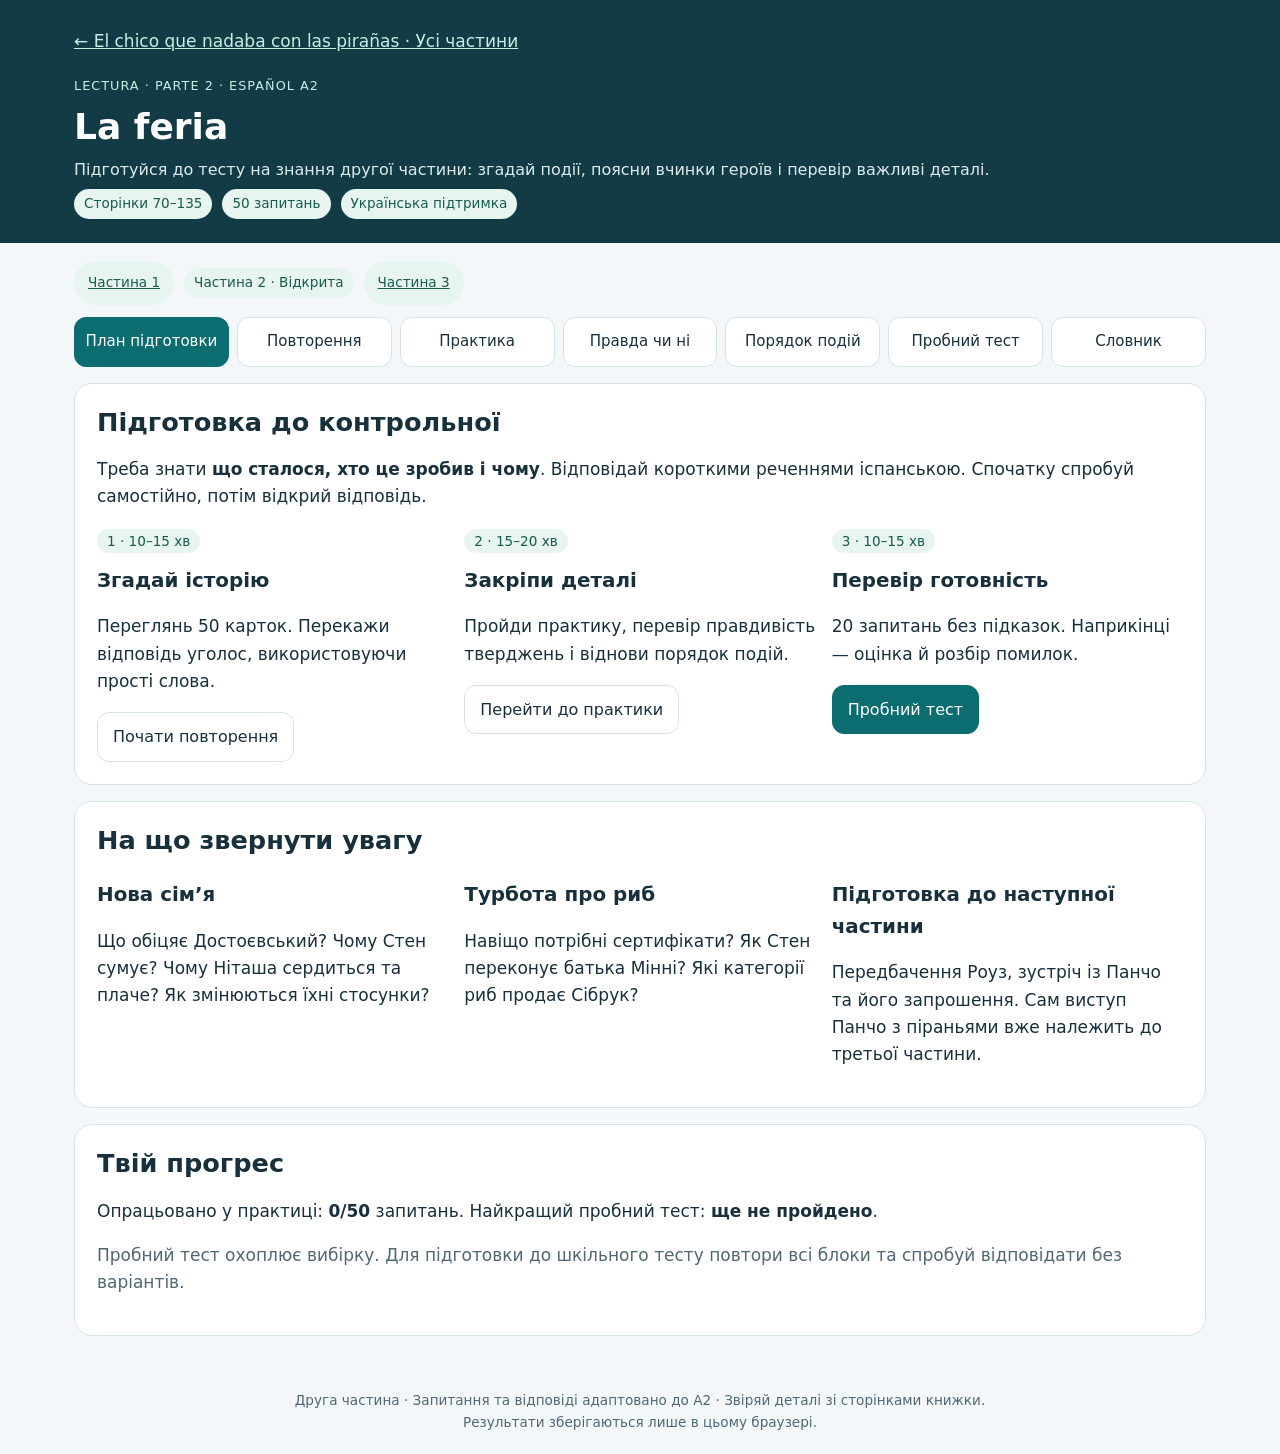
<file: parte-2.html>
<!doctype html>
<html lang="uk"><head><meta charset="utf-8"><meta name="viewport" content="width=device-width,initial-scale=1"><meta name="robots" content="noindex"><meta name="description" content="Підготовка до тесту за другою частиною La feria: події, персонажі, причини та фінал. Español A2 з українською підтримкою."><title>Частина 2 · La feria</title>
<style>
:root{--bg:#f4f7fa;--ink:#182f3c;--muted:#506774;--accent:#0b6d70;--line:#d6e3e8;--green:#136437;--red:#a72d36}*{box-sizing:border-box}body{margin:0;background:var(--bg);color:var(--ink);font:17px/1.6 system-ui,sans-serif}a{color:var(--accent)}button,select,input{font:inherit}button,select{border:1px solid var(--line);padding:11px 15px;border-radius:12px;color:var(--ink);background:white;cursor:pointer}button:hover{border-color:var(--accent);background:#e9f5f3}button:focus-visible,a:focus-visible,select:focus-visible,input:focus-visible,summary:focus-visible{outline:3px solid #de9000;outline-offset:3px}button:disabled{cursor:default}.primary,button.active{background:var(--accent);color:white;border-color:var(--accent)}header{background:#133b46;color:white;padding:26px max(20px,calc((100% - 1080px)/2)) 40px}header a{color:#c5eee5}header small{display:block;margin-top:25px;color:#c5eee5;letter-spacing:.08em}h1{font-size:clamp(2rem,5vw,3.5rem);line-height:1.15;max-width:750px;margin:12px 0}header p{max-width:740px;color:#dcebec}.wrap{max-width:1080px;margin:auto;padding:20px}nav{display:flex;gap:8px;flex-wrap:wrap;margin-bottom:22px}.card{background:white;border:1px solid var(--line);border-radius:18px;padding:24px;margin-bottom:18px}.eyebrow,.muted{color:var(--muted)}h2{font-size:1.6rem;line-height:1.3;margin:0 0 12px}h3{margin:10px 0}.grid{display:grid;grid-template-columns:repeat(auto-fit,minmax(240px,1fr));gap:16px}.row{display:flex;gap:10px;flex-wrap:wrap;align-items:center}.tag{border-radius:25px;background:#e7f4f0;color:#185c4e;padding:4px 10px;font-size:.85rem}.progress{height:9px;background:#e1ebed;border-radius:9px;overflow:hidden;margin:16px 0}.progress span{display:block;height:100%;background:var(--accent)}.options{display:grid;gap:10px;margin:20px 0}.option{text-align:left;padding:15px;display:flex;gap:12px;align-items:baseline}.option.chosen{outline:2px solid var(--accent);background:#e7f4f0}.good{color:var(--green)}.bad{color:var(--red)}.feedback{padding:16px;border-left:4px solid var(--accent);background:#f2f8f7;margin:18px 0}.bilingual{display:grid;grid-template-columns:1fr 1fr;gap:24px}.bilingual>div{min-width:0}.translation{color:var(--muted)}summary{cursor:pointer;color:var(--accent);padding:10px 0}details{border-top:1px solid var(--line);padding:8px 0}input[type=search]{width:100%;padding:12px;border:1px solid var(--line);border-radius:10px;margin:10px 0 20px}label{display:block}.numbered{list-style:none;padding:0}.numbered li{display:flex;align-items:center;gap:10px;padding:13px 0;border-bottom:1px solid var(--line)}.numbered select{flex:none;width:75px}.numbered span{flex:1}.stats{font-size:2.5rem;font-weight:750}.vocab{padding:16px;border:1px solid var(--line);border-radius:12px}footer{padding:24px;text-align:center;color:var(--muted);font-size:.9rem}[hidden]{display:none!important}@media(max-width:650px){.bilingual{grid-template-columns:1fr;gap:6px}.card{padding:18px}.wrap{padding:14px}nav button{flex:1 1 40%}.row button{flex-grow:1}.option{font-size:1rem}}
</style><link rel="stylesheet" href="ipad-layout.css"></head><body>
<header><a href="libro-piranas.html">← El chico que nadaba con las pirañas · Усі частини</a><small>LECTURA · PARTE 2 · ESPAÑOL A2</small><h1>La feria</h1><p>Підготуйся до тесту на знання другої частини: згадай події, поясни вчинки героїв і перевір важливі деталі.</p><div class="row"><span class="tag">Сторінки 70–135</span><span class="tag">50 запитань</span><span class="tag">Українська підтримка</span></div></header>
<main class="wrap"><div class="row" style="margin-bottom:18px" aria-label="Частини книжки"><a class="tag" href="parte-1.html">Частина 1</a><span class="tag">Частина 2 · Відкрита</span><a class="tag" href="parte-3.html">Частина 3</a></div><nav aria-label="Розділи посібника"><button data-view="start">План підготовки</button><button data-view="cards">Повторення</button><button data-view="practice">Практика</button><button data-view="tf">Правда чи ні</button><button data-view="order">Порядок подій</button><button data-view="test">Пробний тест</button><button data-view="vocab">Словник</button></nav><div id="app"></div></main><footer>Друга частина · Запитання та відповіді адаптовано до A2 · Звіряй деталі зі сторінками книжки.<br>Результати зберігаються лише в цьому браузері.</footer>
<script>
const Q=[{"id": 1, "q": "¿Con quién viaja Stan?", "a": "Viaja con Dostoievski y su hija Nitasha.", "ukq": "З ким подорожує Стен?", "uka": "З Достоєвським і його дочкою Ніташею.", "group": "El viaje y la nueva familia", "page": "72–84", "wrong": ["Con Annie y Ernie.", "Con Pancho y Rose."]}, {"id": 2, "q": "¿Cómo viajan?", "a": "En un Land Rover con una caravana detrás.", "ukq": "На чому вони подорожують?", "uka": "На Land Rover із житловим причепом позаду.", "group": "El viaje y la nueva familia", "page": "72–84", "wrong": ["En un tren hacia Siberia.", "En un barco por el Orinoco."]}, {"id": 3, "q": "¿Por qué está triste Stan durante el viaje?", "a": "Porque echa de menos a su familia.", "ukq": "Чому Стен сумує під час подорожі?", "uka": "Бо сумує за своєю сім’єю.", "group": "El viaje y la nueva familia", "page": "72–84", "wrong": ["Porque no quiere cuidar a los peces.", "Porque ha perdido todo su dinero."]}, {"id": 4, "q": "¿Qué le promete Dostoievski?", "a": "Le promete que lo cuidarán. Ahora ellos son su familia.", "ukq": "Що обіцяє йому Достоєвський?", "uka": "Що вони дбатимуть про нього. Тепер вони його сім’я.", "group": "El viaje y la nueva familia", "page": "72–84", "wrong": ["Que lo devolverá a casa esa noche.", "Que no tendrá que trabajar nunca."]}, {"id": 5, "q": "¿Cómo trata el policía a los feriantes?", "a": "Los trata mal y les dice que no causen problemas.", "ukq": "Як поліцейський ставиться до ярмаркових людей?", "uka": "Погано й наказує не створювати проблем.", "group": "El viaje y la nueva familia", "page": "72–84", "wrong": ["Los recibe con regalos.", "Les ofrece un lugar en el centro."]}, {"id": 6, "q": "¿Dónde van a instalar la feria?", "a": "En un descampado junto al vertedero.", "ukq": "Де розмістять ярмарок?", "uka": "На пустирі біля звалища.", "group": "El viaje y la nueva familia", "page": "72–84", "wrong": ["En el patio del colegio.", "En la antigua casa de Stan."]}, {"id": 7, "q": "¿Cómo reciben los feriantes a Stan?", "a": "Lo saludan y le dan la bienvenida.", "ukq": "Як ярмаркові люди зустрічають Стена?", "uka": "Вітаються з ним і радо його приймають.", "group": "El viaje y la nueva familia", "page": "72–84", "wrong": ["Lo ignoran y no hablan con él.", "Le dicen que no puede quedarse."]}, {"id": 8, "q": "¿Qué come Stan junto a la hoguera?", "a": "Come una patata asada y bebe té.", "ukq": "Що Стен їсть біля вогнища?", "uka": "Печену картоплю та п’є чай.", "group": "El viaje y la nueva familia", "page": "72–84", "wrong": ["Un bocadillo y limonada.", "Pescado en conserva y agua."]}, {"id": 9, "q": "¿De quién hablan los feriantes junto al fuego?", "a": "De Pancho Pirelli. Algunos creen que es extraordinario y otros no.", "ukq": "Про кого говорять біля вогню?", "uka": "Про Панчо Піреллі. Одні вважають його надзвичайним, інші — ні.", "group": "El viaje y la nueva familia", "page": "72–84", "wrong": ["De Clarence P. Clapp.", "Del director de los astilleros."]}, {"id": 10, "q": "¿A quién encuentra Stan en la oscuridad?", "a": "A Rose la Gitana.", "ukq": "Кого Стен зустрічає в темряві?", "uka": "Роуз-циганку.", "group": "Rose y su predicción", "page": "85–89", "wrong": ["A la madre de Nitasha.", "A su tía Annie."]}, {"id": 11, "q": "¿Tiene Stan dinero para pagar a Rose?", "a": "No. Rose imagina que la luna es una moneda.", "ukq": "Чи має Стен гроші, щоб заплатити Роуз?", "uka": "Ні. Роуз уявляє, що місяць — монета.", "group": "Rose y su predicción", "page": "85–89", "wrong": ["Sí. Le paga diez libras.", "Sí. Le da todas sus monedas."]}, {"id": 12, "q": "¿Qué dice Rose que tiene Stan?", "a": "Un don y un buen corazón.", "ukq": "Що, за словами Роуз, має Стен?", "uka": "Дар і добре серце.", "group": "Rose y su predicción", "page": "85–89", "wrong": ["Mucho dinero y una casa nueva.", "Un mapa y una carta de sus padres."]}, {"id": 13, "q": "¿Qué ve Rose en el futuro de Stan?", "a": "Agua, un gran peligro y mucho oro.", "ukq": "Що Роуз бачить у майбутньому Стена?", "uka": "Воду, велику небезпеку й багато золота.", "group": "Rose y su predicción", "page": "85–89", "wrong": ["Nieve, trenes y una montaña.", "Una vida sin viajes ni problemas."]}, {"id": 14, "q": "¿Qué consejo le da Rose?", "a": "Le dice que sea valiente y que no tenga miedo de los dientes.", "ukq": "Яку пораду дає Роуз?", "uka": "Бути сміливим і не боятися зубів.", "group": "Rose y su predicción", "page": "85–89", "wrong": ["Que tenga miedo de todos los peces.", "Que vuelva a trabajar con Ernie."]}, {"id": 15, "q": "Según Rose, ¿qué puede guiar a Annie y Ernie hasta Stan?", "a": "Su corazón y la luz de la luna.", "ukq": "Що, за словами Роуз, може привести Енні та Ерні до Стена?", "uka": "Їхнє серце й місячне світло.", "group": "Rose y su predicción", "page": "85–89", "wrong": ["Un mapa de la feria.", "El ruido de las máquinas de Ernie."]}, {"id": 16, "q": "¿A qué hora despierta Dostoievski a Stan?", "a": "A las seis de la mañana, para montar la caseta.", "ukq": "О котрій Достоєвський будить Стена?", "uka": "О шостій ранку, щоб установити атракціон.", "group": "La caseta y Nitasha", "page": "90–102", "wrong": ["A las diez de la mañana.", "A las seis de la tarde."]}, {"id": 17, "q": "¿Qué hace Stan para preparar la caseta?", "a": "Llena la piscina, lava los patitos y prepara las cañas.", "ukq": "Як Стен готує атракціон?", "uka": "Наповнює басейн, миє качечок і готує вудки.", "group": "La caseta y Nitasha", "page": "90–102", "wrong": ["Vende entradas y prepara comida.", "Pinta la caravana y recoge flores."]}, {"id": 18, "q": "¿Qué pone Stan en las bolsitas de plástico?", "a": "Peces con abundante agua.", "ukq": "Що Стен кладе в пластикові пакетики?", "uka": "Рибок із великою кількістю води.", "group": "La caseta y Nitasha", "page": "90–102", "wrong": ["Patitos de plástico.", "Peces sin agua."]}, {"id": 19, "q": "¿Qué pez se queda en la pecera?", "a": "El pez número trece.", "ukq": "Яка рибка залишається в акваріумі?", "uka": "Рибка номер тринадцять.", "group": "La caseta y Nitasha", "page": "90–102", "wrong": ["El pez número uno.", "Ninguno. Los entrega todos."]}, {"id": 20, "q": "¿Para qué hace Stan los certificados?", "a": "Para que los nuevos dueños prometan cuidar bien de los peces.", "ukq": "Навіщо Стен робить сертифікати?", "uka": "Щоб нові власники пообіцяли добре дбати про рибок.", "group": "La caseta y Nitasha", "page": "90–102", "wrong": ["Para vender más entradas.", "Para demostrar que los peces son caros."]}, {"id": 21, "q": "¿Qué deben dar los dueños a los peces?", "a": "Agua fresca, comida y amor.", "ukq": "Що власники мають давати рибкам?", "uka": "Свіжу воду, їжу й любов.", "group": "La caseta y Nitasha", "page": "90–102", "wrong": ["Solo comida, sin cambiar el agua.", "Una bolsa pequeña y nada más."]}, {"id": 22, "q": "¿Dónde está la madre de Nitasha?", "a": "Se fue a Siberia con una compañía de bailarinas y no volvió.", "ukq": "Де мама Ніташі?", "uka": "Поїхала до Сибіру з танцювальною трупою й не повернулася.", "group": "La caseta y Nitasha", "page": "90–102", "wrong": ["Vive en la misma caravana.", "Trabaja en los Astilleros Simpson."]}, {"id": 23, "q": "¿Por qué está enfadada Nitasha con su madre?", "a": "Porque prometió llevarla con ella, pero se fue sola.", "ukq": "Чому Ніташа сердиться на маму?", "uka": "Бо мама обіцяла взяти її із собою, але поїхала сама.", "group": "La caseta y Nitasha", "page": "90–102", "wrong": ["Porque no le deja ir a la feria.", "Porque vende todos sus vestidos."]}, {"id": 24, "q": "¿Por qué hay un problema con el padre de Minnie?", "a": "Porque no quiere firmar el certificado.", "ukq": "Чому виникає проблема з батьком Мінні?", "uka": "Бо він не хоче підписувати сертифікат.", "group": "La caseta y Nitasha", "page": "90–102", "wrong": ["Porque quiere llevarse todos los peces.", "Porque no quiere pagar por un patito."]}, {"id": 25, "q": "¿Cómo resuelve Stan el problema?", "a": "Enseña a Minnie lo bonito y delicado que es el pez. Ella quiere firmar y su padre acepta.", "ukq": "Як Стен розв’язує проблему?", "uka": "Показує Мінні, яка рибка гарна й тендітна. Дівчинка хоче підписати, і батько погоджується.", "group": "La caseta y Nitasha", "page": "90–102", "wrong": ["Le quita el pez a Minnie.", "Le dice que puede olvidar el certificado."]}, {"id": 26, "q": "¿Qué otros premios propone Stan?", "a": "Peluches o bolsas de caramelos.", "ukq": "Які інші призи пропонує Стен?", "uka": "М’які іграшки або пакунки цукерок.", "group": "La caseta y Nitasha", "page": "90–102", "wrong": ["Ropa y zapatos.", "Libros y bicicletas."]}, {"id": 27, "q": "¿Por qué no acepta Dostoievski?", "a": "Porque dar peces es la tradición de su caseta.", "ukq": "Чому Достоєвський не погоджується?", "uka": "Бо дарувати рибок — традиція його атракціону.", "group": "La caseta y Nitasha", "page": "90–102", "wrong": ["Porque los peluches están prohibidos.", "Porque Nitasha no quiere caramelos."]}, {"id": 28, "q": "¿Qué debe comprar Stan al proveedor?", "a": "Medio banco de peces para Dostoievski.", "ukq": "Що Стен має купити в постачальника?", "uka": "Пів косяка риб для Достоєвського.", "group": "El proveedor de peces", "page": "103–119", "wrong": ["Una caja de patitos de plástico.", "Un solo pez para Rose."]}, {"id": 29, "q": "¿Qué le ofrece Peter el Cosquillas?", "a": "Cincuenta libras si consigue hacerlo reír. Stan paga una libra para intentarlo.", "ukq": "Що пропонує Лоскотун Пітер?", "uka": "П’ятдесят фунтів, якщо Стен його розсмішить. За спробу Стен платить один фунт.", "group": "El proveedor de peces", "page": "103–119", "wrong": ["Diez libras por limpiar su caseta.", "Cien libras por nadar con peces."]}, {"id": 30, "q": "¿Consigue Stan hacer reír a Peter?", "a": "No. Le cuenta un chiste y le hace cosquillas, pero Peter no se ríe.", "ukq": "Чи вдається Стенові розсмішити Пітера?", "uka": "Ні. Він розповідає анекдот і лоскоче його, але Пітер не сміється.", "group": "El proveedor de peces", "page": "103–119", "wrong": ["Sí. Peter se ríe y paga.", "Sí. Pero Peter no quiere pagar."]}, {"id": 31, "q": "¿Sabe Peter dónde está el proveedor?", "a": "No. No sabe nada del proveedor.", "ukq": "Чи знає Пітер, де постачальник?", "uka": "Ні. Він нічого про нього не знає.", "group": "El proveedor de peces", "page": "103–119", "wrong": ["Sí. Le dibuja un mapa.", "Sí. Lo acompaña hasta la tienda."]}, {"id": 32, "q": "¿Qué encuentra Stan después de hablar con Peter?", "a": "Un letrero con instrucciones para encontrar al proveedor.", "ukq": "Що Стен знаходить після розмови з Пітером?", "uka": "Табличку з інструкціями, як знайти постачальника.", "group": "El proveedor de peces", "page": "103–119", "wrong": ["Una carta de Annie.", "Una entrada para ver a Pancho."]}, {"id": 33, "q": "¿Qué debe gritar y qué canción debe silbar?", "a": "«¡Dale duro, Cachalote!» y «Supercalifragilisticoespialidoso».", "ukq": "Що він має вигукнути й яку пісню насвистувати?", "uka": "«Бий щосили, Кашалоте!» і «Суперкаліфрагілістікоеспіалідосо».", "group": "El proveedor de peces", "page": "103–119", "wrong": ["«¡Feliz cumpleaños!» y la canción de Ernie.", "«¡No nos rendiremos!» y una canción de cuna."]}, {"id": 34, "q": "¿Quién lo lleva al interior de la tienda?", "a": "El señor Smith. Por fuera hay árboles pintados; por dentro, árboles de verdad.", "ukq": "Хто проводить його всередину намету?", "uka": "Пан Сміт. Зовні дерева намальовані, а всередині — справжні.", "group": "El proveedor de peces", "page": "103–119", "wrong": ["Peter el Cosquillas. Dentro no hay árboles.", "Clarence P. Clapp. Dentro hay máquinas."]}, {"id": 35, "q": "¿Cómo se llama el proveedor y qué bebe Stan con él?", "a": "Se llama Seabrook. Stan bebe jugo negro.", "ukq": "Як звати постачальника й що Стен із ним п’є?", "uka": "Сібрук. Стен п’є чорний сік.", "group": "El proveedor de peces", "page": "103–119", "wrong": ["Se llama Smith. Stan bebe limonada.", "Se llama Pedro. Stan bebe té."]}, {"id": 36, "q": "¿Qué clases de peces vende Seabrook?", "a": "Clase Extra, Primera División, Normalitos y Piltrafillas. Stan prefiere los Piltrafillas.", "ukq": "Які категорії риб продає Сібрук?", "uka": "«Екстраклас», «Перша ліга», «Звичайні» й «Нікчеми». Стен найбільше любить «Нікчем».", "group": "El proveedor de peces", "page": "103–119", "wrong": ["Solo sardinas de una misma clase.", "Solo peces grandes. Stan prefiere los Clase Extra."]}, {"id": 37, "q": "¿Qué peces compra Stan y cómo los transporta?", "a": "Compra peces de las cuatro clases y los lleva en una pecera a la espalda.", "ukq": "Яких риб купує Стен і як їх несе?", "uka": "Риб усіх чотирьох категорій. Несе їх в акваріумі на спині.", "group": "El proveedor de peces", "page": "103–119", "wrong": ["Solo compra Clase Extra y los lleva en una bolsa.", "Compra solo Piltrafillas y los lleva en un cubo."]}, {"id": 38, "q": "¿Quién ha estado observando a Stan y qué le pide?", "a": "Pancho Pirelli. Le pide que vaya a ver su número al día siguiente.", "ukq": "Хто спостерігав за Стеном і про що просить?", "uka": "Панчо Піреллі. Просить наступного дня прийти на його виступ.", "group": "Pancho y la amistad", "page": "120–135", "wrong": ["Clarence. Le pide que vuelva a casa.", "Ernie. Le pide que compre sardinas."]}, {"id": 39, "q": "¿Por qué llora Nitasha y qué le dice Stan?", "a": "Su madre se fue y cree que su padre quiere más a Stan. Stan le dice que ella es casi como su hermana.", "ukq": "Чому Ніташа плаче й що каже їй Стен?", "uka": "Мама поїхала, а тато, як їй здається, більше любить Стена. Стен каже, що вона йому майже як сестра.", "group": "Pancho y la amistad", "page": "120–135", "wrong": ["Quiere ir al colegio. Stan le da un libro.", "Ha perdido su vestido. Stan le compra otro."]}, {"id": 40, "q": "¿Cómo cambia Nitasha al día siguiente y adónde va?", "a": "Se lava, se cepilla el pelo y se pone un vestido de flores. Va con Stan a ver a Pancho.", "ukq": "Як Ніташа змінюється наступного дня й куди йде?", "uka": "Умивається, зачісується й одягає квітчасту сукню. Іде зі Стеном дивитися Панчо.", "group": "Pancho y la amistad", "page": "120–135", "wrong": ["No cambia y se queda en la caravana.", "Se pone ropa de invierno y va a Siberia."]}, {"id": 41, "q": "¿Qué sueña Stan durante su primera noche?", "a": "Sueña que nada y tiene una aleta en la espalda. También ve a Annie y Ernie.", "ukq": "Що сниться Стенові першої ночі?", "uka": "Що він плаває і має плавець на спині. Також бачить Енні та Ерні.", "group": "El viaje y la nueva familia", "page": "80–84", "wrong": ["Sueña con vender latas en su colegio.", "Sueña que ya no hay agua en el mundo."]}, {"id": 42, "q": "¿Qué dice el letrero de la caseta?", "a": "«La famosa caseta de los patitos de Dostoievski. Siempre toca premio».", "ukq": "Що написано на вивісці атракціону?", "uka": "«Знаменитий атракціон із качечками Достоєвського. Кожен виграє приз».", "group": "La caseta y Nitasha", "page": "90–94", "wrong": ["«Solo hay premio si ganas dos veces».", "«La caseta de las pirañas de Pancho»."]}, {"id": 43, "q": "¿Qué debe comer Stan para encontrar al proveedor?", "a": "Un trozo de jabalí en el Asador del Jabalí Salvaje.", "ukq": "Що Стен має з’їсти, щоб знайти постачальника?", "uka": "Шматок кабанятини в «Печені з дикого кабана».", "group": "El proveedor de peces", "page": "103–119", "wrong": ["Un pescado en conserva.", "Un trozo de pastel de cumpleaños."]}, {"id": 44, "q": "¿Qué animales había antes en las jaulas de la tienda?", "a": "Elefantes, leones, tigres, cebras y osos.", "ukq": "Які тварини раніше були в клітках у наметі?", "uka": "Слони, леви, тигри, зебри й ведмеді.", "group": "El proveedor de peces", "page": "103–119", "wrong": ["Solo patos y gallinas.", "Pirañas y sardinas."]}, {"id": 45, "q": "¿Qué animales asustan a Stan en la tienda?", "a": "Los escorpiones y el águila. Quiere volver a una vida normal.", "ukq": "Які тварини лякають Стена в наметі?", "uka": "Скорпіони й орел. Він хоче повернутися до звичайного життя.", "group": "El proveedor de peces", "page": "103–119", "wrong": ["Los patitos y las carpas doradas.", "Los conejos y las gallinas."]}, {"id": 46, "q": "¿Qué peces son los más caros y cuáles los más baratos?", "a": "Los Clase Extra son los más caros. Los Piltrafillas son los más pequeños y baratos.", "ukq": "Які риби найдорожчі, а які найдешевші?", "uka": "«Екстраклас» — найдорожчі. «Нікчеми» — найдрібніші й найдешевші.", "group": "El proveedor de peces", "page": "103–119", "wrong": ["Los Piltrafillas son los más caros.", "Todos cuestan exactamente lo mismo."]}, {"id": 47, "q": "¿Qué peces compraba Dostoievski antes?", "a": "Siempre compraba Piltrafillas.", "ukq": "Яких риб Достоєвський купував раніше?", "uka": "Завжди купував «Нікчем».", "group": "El proveedor de peces", "page": "103–119", "wrong": ["Siempre compraba Clase Extra.", "Compraba solo Primera División."]}, {"id": 48, "q": "¿Cómo cambia Dostoievski gracias a Stan?", "a": "Empieza a ver lo bonitos que son los peces. Dice que Stan influye mucho en él.", "ukq": "Як Достоєвський змінюється завдяки Стенові?", "uka": "Починає помічати красу риб. Каже, що Стен дуже на нього впливає.", "group": "Pancho y la amistad", "page": "120–135", "wrong": ["Deja de hablar con su hija.", "Decide enlatar todos los peces."]}, {"id": 49, "q": "¿Qué plan tiene Nitasha cuando está triste?", "a": "Quiere tener su propia caseta y ser una mujer barbuda para no necesitar a nadie.", "ukq": "Який план має Ніташа, коли сумує?", "uka": "Хоче мати власну ятку й бути бородатою жінкою, щоб нікого не потребувати.", "group": "Pancho y la amistad", "page": "120–135", "wrong": ["Quiere volver al colegio de Stan.", "Quiere trabajar con Clarence."]}, {"id": 50, "q": "¿Cómo parece la tienda al día siguiente?", "a": "Parece una tienda normal con árboles pintados. Stan y Nitasha siguen a la gente para ver a Pancho.", "ukq": "Яким здається намет наступного дня?", "uka": "Звичайним наметом із намальованими деревами. Стен і Ніташа йдуть за людьми дивитися Панчо.", "group": "Pancho y la amistad", "page": "120–135", "wrong": ["Parece un palacio de oro.", "Parece una fábrica de pescado."]}], V=[["la feria", "ярмарок"], ["el feriante", "працівник мандрівного ярмарку"], ["la caravana", "житловий причіп"], ["el descampado", "пустир"], ["el vertedero", "звалище"], ["la hoguera", "вогнище"], ["el don", "дар"], ["valiente", "сміливий"], ["los dientes", "зуби"], ["la caseta", "ятка, атракціон"], ["el patito", "качечка"], ["la caña", "вудка"], ["la pecera", "акваріум"], ["el certificado", "сертифікат"], ["firmar", "підписувати"], ["cuidar", "дбати, доглядати"], ["el proveedor", "постачальник"], ["hacer cosquillas", "лоскотати"], ["el letrero", "вивіска, табличка"], ["el número", "номер, виступ"]], TF=[["Stan viaja solo en un tren.", false, 1], ["Stan echa de menos a su familia.", true, 3], ["La feria se instala junto al vertedero.", true, 6], ["Rose cree que Stan tiene un don y buen corazón.", true, 12], ["Rose le dice a Stan que tenga miedo de los dientes.", false, 14], ["Stan prepara los peces sin agua.", false, 18], ["El pez número trece se queda en la pecera.", true, 19], ["La madre de Nitasha se fue a Siberia.", true, 22], ["El padre de Minnie quiere firmar desde el principio.", false, 24], ["Stan consigue hacer reír a Peter.", false, 30], ["Stan compra peces de las cuatro clases.", true, 37], ["Nitasha va con Stan a ver a Pancho.", true, 40]], ORD=[["La llegada a la feria", [1, 6, 7, 8, 10, 16]], ["El trabajo de Stan", [16, 17, 20, 24, 25, 28]], ["El proveedor y Pancho", [29, 32, 34, 37, 38, 40]]];
const $=s=>document.querySelector(s), app=$('#app'), esc=s=>String(s).replace(/[&<>"']/g,c=>({'&':'&amp;','<':'&lt;','>':'&gt;','"':'&quot;',"'":'&#39;'}[c]));
const shuffle=a=>{const b=a.slice();for(let i=b.length-1;i>0;i--){const j=Math.floor(Math.random()*(i+1));[b[i],b[j]]=[b[j],b[i]]}return b};
let saved={};try{saved=JSON.parse(localStorage.getItem('piranhas-part-2-v1')||'{}')}catch{}
let state={view:'start',pool:[],pos:0,choice:null,checked:false,answers:[],mode:'practice',filter:'',errors:[],orderGroup:0};
function save(){try{localStorage.setItem('piranhas-part-2-v1',JSON.stringify(saved))}catch{}}
function tr(q){return `<details><summary>Український переклад запитання</summary><p>${esc(q.ukq)}</p></details>`}
function explanation(q){return `<p lang="es"><b>${esc(q.a)}</b></p><p class="translation">${esc(q.uka)}</p><small>Перечитай стор. ${esc(q.page)}.</small>`}
function show(view){state.view=view;document.querySelectorAll('nav button').forEach(b=>{b.classList.toggle('active',b.dataset.view===view);b.setAttribute('aria-current',b.dataset.view===view?'page':'false')});render()}
function startQuiz(mode,pool){state.mode=mode;state.pool=(pool||Q).slice();if(mode==='test')state.pool=shuffle(state.pool).slice(0,20);state.pos=0;state.choice=null;state.checked=false;state.answers=[];state.view=mode==='test'?'test':'practice';state.options=null;render()}
function render(){document.body.classList.toggle('study-active',state.view!=='start');document.querySelectorAll('nav button').forEach(b=>b.classList.toggle('active',b.dataset.view===state.view));({start:home,cards:cards,practice:quiz,test:testIntro,tf:trueFalse,order:order,vocab:vocabulary})[state.view]()}
function home(){app.innerHTML=`<section class="card"><h2>Підготовка до контрольної</h2><p>Треба знати <b>що сталося, хто це зробив і чому</b>. Відповідай короткими реченнями іспанською. Спочатку спробуй самостійно, потім відкрий відповідь.</p><div class="grid"><div><span class="tag">1 · 10–15 хв</span><h3>Згадай історію</h3><p>Переглянь 50 карток. Перекажи відповідь уголос, використовуючи прості слова.</p><button data-go="cards">Почати повторення</button></div><div><span class="tag">2 · 15–20 хв</span><h3>Закріпи деталі</h3><p>Пройди практику, перевір правдивість тверджень і віднови порядок подій.</p><button id="beginPractice">Перейти до практики</button></div><div><span class="tag">3 · 10–15 хв</span><h3>Перевір готовність</h3><p>20 запитань без підказок. Наприкінці — оцінка й розбір помилок.</p><button class="primary" data-go="test">Пробний тест</button></div></div></section><section class="card"><h2>На що звернути увагу</h2><div class="grid"><div><h3>Нова сім’я</h3><p>Що обіцяє Достоєвський? Чому Стен сумує? Чому Ніташа сердиться та плаче? Як змінюються їхні стосунки?</p></div><div><h3>Турбота про риб</h3><p>Навіщо потрібні сертифікати? Як Стен переконує батька Мінні? Які категорії риб продає Сібрук?</p></div><div><h3>Підготовка до наступної частини</h3><p>Передбачення Роуз, зустріч із Панчо та його запрошення. Сам виступ Панчо з піраньями вже належить до третьої частини.</p></div></div></section><section class="card"><h2>Твій прогрес</h2><p>Опрацьовано у практиці: <b>${Object.keys(saved.practice||{}).length}/${Q.length}</b> запитань. Найкращий пробний тест: <b>${saved.best===undefined?'ще не пройдено':saved.best+'/20'}</b>.</p><p class="muted">Пробний тест охоплює вибірку. Для підготовки до шкільного тесту повтори всі блоки та спробуй відповідати без варіантів.</p></section>`;$('#beginPractice').onclick=()=>startQuiz('practice');bindGo()}
function bindGo(){app.querySelectorAll('[data-go]').forEach(b=>b.onclick=()=>{state.pool=[];show(b.dataset.go)})}
function cards(){let groups=[...new Set(Q.map(q=>q.group))];app.innerHTML=`<section class="card"><h2>Повторення · Відповідай уголос</h2><p>Прочитай запитання, дай відповідь і лише потім відкрий зразок. Іспанська — ліворуч, українська — праворуч.</p><label for="group">Епізод</label><select id="group"><option value="">Уся друга частина</option>${groups.map(g=>`<option ${state.filter===g?'selected':''}>${esc(g)}</option>`).join('')}</select><label for="search" class="muted">Пошук за запитанням або ім’ям</label><input id="search" type="search" placeholder="Наприклад: Nitasha, miedo, фінал"><div id="cardList"></div></section>`;function list(){let text=$('#search').value.toLowerCase();let rows=Q.filter(q=>(!state.filter||q.group===state.filter)&&[q.q,q.ukq,q.a,q.uka].join(' ').toLowerCase().includes(text));$('#cardList').innerHTML=rows.map(q=>`<article><p class="muted">${q.id} · ${esc(q.group)} · стор. ${q.page}</p><div class="bilingual"><div lang="es"><b>${esc(q.q)}</b></div><div class="translation">${esc(q.ukq)}</div></div><details><summary>Показати відповідь / Ver respuesta</summary><div class="bilingual"><div lang="es">${esc(q.a)}</div><div class="translation">${esc(q.uka)}</div></div></details></article>`).join('')||'<p>Нічого не знайдено.</p>'}$('#group').onchange=e=>{state.filter=e.target.value;list()};$('#search').oninput=list;list()}
function quiz(){if(!state.pool.length){startQuiz('practice');return}if(state.pos>=state.pool.length){results();return}let q=state.pool[state.pos],exam=state.mode==='test';if(!state.options)state.options=shuffle([q.a,...q.wrong]);app.innerHTML=`<section class="card quiz-card"><div class="row"><span class="tag">${exam?'Пробний тест':'Практика'}</span><span>${state.pos+1} / ${state.pool.length}</span></div><div class="progress" aria-label="Прогрес"><span style="width:${100*state.pos/state.pool.length}%"></span></div><div class="quiz-layout"><div class="quiz-prompt"><p class="eyebrow">${esc(q.group)}</p><h2 lang="es">${esc(q.q)}</h2>${exam?'':tr(q)}</div><div class="options">${state.options.map((a,i)=>`<button class="option ${state.choice===i?'chosen':''}" ${state.checked?'disabled':''} data-option="${i}" aria-pressed="${state.choice===i}"><b>${String.fromCharCode(65+i)}</b><span lang="es">${esc(a)}</span></button>`).join('')}</div></div><div id="feedback" aria-live="polite">${state.checked?`<div class="feedback"><b class="${state.options[state.choice]===q.a?'good':'bad'}">${state.options[state.choice]===q.a?'✓ Правильно':'✗ Потрібно повторити'}</b>${explanation(q)}</div>`:''}</div><div class="row"><button id="submit" class="primary" ${state.choice===null?'disabled':''}>${state.checked?'Наступне запитання →':exam?'Зберегти й далі →':'Перевірити відповідь'}</button><button id="exit">Вийти до плану</button></div></section>`;app.querySelectorAll('[data-option]').forEach(b=>b.onclick=()=>{state.choice=+b.dataset.option;quiz()});$('#exit').onclick=()=>{state.pool=[];show('start')};$('#submit').onclick=()=>{if(state.checked){state.pos++;state.choice=null;state.checked=false;state.options=null;quiz();return}let ok=state.options[state.choice]===q.a;state.answers.push({id:q.id,ok,selected:state.options[state.choice]});if(exam){state.pos++;state.choice=null;state.options=null;quiz()}else{saved.practice=saved.practice||{};saved.practice[q.id]=ok;save();state.checked=true;quiz()}}}
function testIntro(){if(state.mode==='test'&&state.pool.length){quiz();return}app.innerHTML=`<section class="card"><span class="tag">Без підказок · 20 запитань</span><h2>Чи готова ти до тесту?</h2><p>Прочитай запитання іспанською та вибери одну відповідь. Правильні відповіді й переклад побачиш після завершення. Час не обмежений.</p><p>Щоразу буде нова випадкова добірка з різних епізодів. Ціль для самоперевірки — <b>16/20 або більше</b>.</p><button class="primary" id="startTest">Почати тест</button></section>`;$('#startTest').onclick=()=>{let groups=[...new Set(Q.map(q=>q.group))],buckets=groups.map(g=>shuffle(Q.filter(q=>q.group===g))),selected=[];while(selected.length<20&&buckets.some(b=>b.length)){for(const bucket of buckets){if(bucket.length&&selected.length<20)selected.push(bucket.pop())}}startQuiz('test',selected)}}
function results(){let score=state.answers.filter(a=>a.ok).length,errors=state.answers.filter(a=>!a.ok),exam=state.mode==='test';if(exam){saved.best=Math.max(saved.best||0,score);save()}app.innerHTML=`<section class="card" aria-live="polite"><span class="tag">${exam?'Тест завершено':'Практику завершено'}</span><h2>Твій результат</h2><div class="stats">${score} / ${state.pool.length}</div><p>${score/state.pool.length>=.8?'Добре! Тепер спробуй відповісти на ці запитання без варіантів.':'Повтори складні епізоди й спробуй ще раз.'}</p><div class="row"><button class="primary" id="again">Новий ${exam?'тест':'раунд'}</button>${errors.length?'<button id="mistakes">Повторити помилки</button>':''}<button data-go="cards">Картки для повторення</button></div></section><section class="card"><h2>${errors.length?'Розбір помилок':'Усі відповіді правильні'}</h2>${errors.map(a=>{let q=Q.find(q=>q.id===a.id);return `<article><h3 lang="es">${esc(q.q)}</h3><p class="translation">${esc(q.ukq)}</p><p class="bad">Твоя відповідь: <span lang="es">${esc(a.selected)}</span></p><div class="feedback">${explanation(q)}</div></article>`}).join('')}</section>`;$('#again').onclick=()=>{state.pool=[];if(exam){state.mode='practice';show('test')}else startQuiz('practice')};if(errors.length)$('#mistakes').onclick=()=>startQuiz('practice',errors.map(a=>Q.find(q=>q.id===a.id)));bindGo()}
function trueFalse(){let tfState={};app.innerHTML=`<section class="card"><h2>Verdadero o falso · Правда чи ні?</h2><p>Обери відповідь і перевір пояснення. У хибному твердженні знайди помилку.</p>${TF.map((t,i)=>`<article class="card"><h3 lang="es">${i+1}. ${esc(t[0])}</h3><div class="row"><button data-tf="${i}" data-val="1">Verdadero · Правда</button><button data-tf="${i}" data-val="0">Falso · Неправда</button></div><div id="tf${i}" aria-live="polite"></div></article>`).join('')}<p id="tfScore" role="status"></p></section>`;app.querySelectorAll('[data-tf]').forEach(b=>b.onclick=()=>{let i=+b.dataset.tf,t=TF[i],ok=!!(+b.dataset.val)===t[1],q=Q.find(q=>q.id===t[2]);tfState[i]=ok;app.querySelectorAll(`[data-tf="${i}"]`).forEach(x=>{x.disabled=true});$('#tf'+i).innerHTML=`<div class="feedback"><b class="${ok?'good':'bad'}">${ok?'✓ Правильно':'✗ Помилка'} · ${t[1]?'Verdadero':'Falso'}</b>${explanation(q)}</div>`;$('#tfScore').textContent=`Виконано: ${Object.keys(tfState).length}/${TF.length} · Правильно: ${Object.values(tfState).filter(Boolean).length}`})}
const eventText={"1": "Stan viaja con Dostoievski y Nitasha.", "6": "El policía manda instalar la feria junto al vertedero.", "7": "Los feriantes dan la bienvenida a Stan.", "8": "Stan come una patata junto a la hoguera.", "10": "Stan encuentra a Rose en la oscuridad.", "16": "Dostoievski despierta a Stan a las seis.", "17": "Stan llena la piscina y limpia los patitos.", "20": "Stan prepara certificados para cuidar a los peces.", "24": "El padre de Minnie no quiere firmar el certificado.", "25": "Minnie quiere firmar y su padre acepta.", "28": "Stan sale a comprar peces para Dostoievski.", "29": "Stan paga una libra para intentar hacer reír a Peter.", "32": "Stan encuentra el letrero con las instrucciones.", "34": "El señor Smith lleva a Stan al interior de la tienda.", "37": "Stan compra peces y los lleva a la espalda.", "38": "Pancho invita a Stan a ver su número.", "40": "Stan y Nitasha van a ver a Pancho."};
const eventUk={"1": "Стен подорожує з Достоєвським і Ніташею.", "6": "Поліцейський направляє ярмарок до звалища.", "7": "Ярмаркові люди радо приймають Стена.", "8": "Стен їсть картоплину біля вогнища.", "10": "Стен зустрічає Роуз у темряві.", "16": "Достоєвський будить Стена о шостій.", "17": "Стен наповнює басейн і миє качечок.", "20": "Стен готує сертифікати для догляду за рибками.", "24": "Батько Мінні не хоче підписувати сертифікат.", "25": "Мінні хоче підписати, і батько погоджується.", "28": "Стен вирушає купувати риб для Достоєвського.", "29": "Стен платить фунт, щоб спробувати розсмішити Пітера.", "32": "Стен знаходить табличку з інструкціями.", "34": "Пан Сміт проводить Стена всередину намету.", "37": "Стен купує риб і несе їх на спині.", "38": "Панчо запрошує Стена на свій виступ.", "40": "Стен і Ніташа йдуть дивитися Панчо."};
function order(){let selected=ORD[state.orderGroup],items=shuffle(selected[1].map(id=>Q.find(q=>q.id===id)));app.innerHTML=`<section class="card"><h2>Віднови порядок подій у розповіді</h2><p>Постав номер від 1 до 6. Кожен номер використай один раз: 1 — найраніша подія.</p><label for="orderGroup">Епізод</label><select id="orderGroup">${ORD.map((g,i)=>`<option value="${i}" ${i===state.orderGroup?'selected':''}>${esc(g[0])}</option>`).join('')}</select><ol class="numbered">${items.map(q=>`<li><select data-order="${q.id}" aria-label="Порядок: ${esc(q.a)}"><option value="">—</option>${[1,2,3,4,5,6].map(n=>`<option>${n}</option>`).join('')}</select><span lang="es">${esc(eventText[q.id])}</span></li>`).join('')}</ol><button class="primary" id="checkOrder">Перевірити порядок</button><div id="orderFeedback" aria-live="polite"></div></section>`;$('#orderGroup').onchange=e=>{state.orderGroup=+e.target.value;order()};$('#checkOrder').onclick=()=>{let vals=[...app.querySelectorAll('[data-order]')].map(s=>s.value);if(vals.includes('')||new Set(vals).size!==6){$('#orderFeedback').textContent='Заповни всі позиції різними номерами від 1 до 6.';return}let score=0;app.querySelectorAll('[data-order]').forEach(s=>{if(+s.value===selected[1].indexOf(+s.dataset.order)+1)score++});$('#orderFeedback').innerHTML=`<div class="feedback"><b>${score}/6 на правильному місці</b><ol>${selected[1].map(id=>{let q=Q.find(q=>q.id===id);return `<li><span lang="es">${esc(eventText[q.id])}</span><br><span class="translation">${esc(eventUk[q.id])} · с. ${q.page}</span></li>`}).join('')}</ol></div>`}}
function vocabulary(){app.innerHTML=`<section class="card"><h2>Лексика для коротких відповідей</h2><p>Спробуй пояснити події цими словами. Натисни, щоб побачити переклад.</p><div class="grid">${V.map(v=>`<details class="vocab"><summary lang="es">${esc(v[0])}</summary><p>${esc(v[1])}</p></details>`).join('')}</div><h3>Прості початки відповідей</h3><div class="bilingual"><div lang="es">Porque…<br>Primero… Después… Al final…<br>Está triste / contento porque…<br>Quiere… / Tiene miedo de…<br>No se sabe. Podría ser…</div><div class="translation">Тому що…<br>Спочатку… Потім… Наприкінці…<br>Він сумний / радий, бо…<br>Хоче… / Боїться…<br>Невідомо. Це може бути…</div></div></section>`}
document.querySelectorAll('nav button').forEach(b=>b.onclick=()=>{state.pool=[];state.mode='practice';state.options=null;show(b.dataset.view)});show('start');
</script></body></html>
</file>
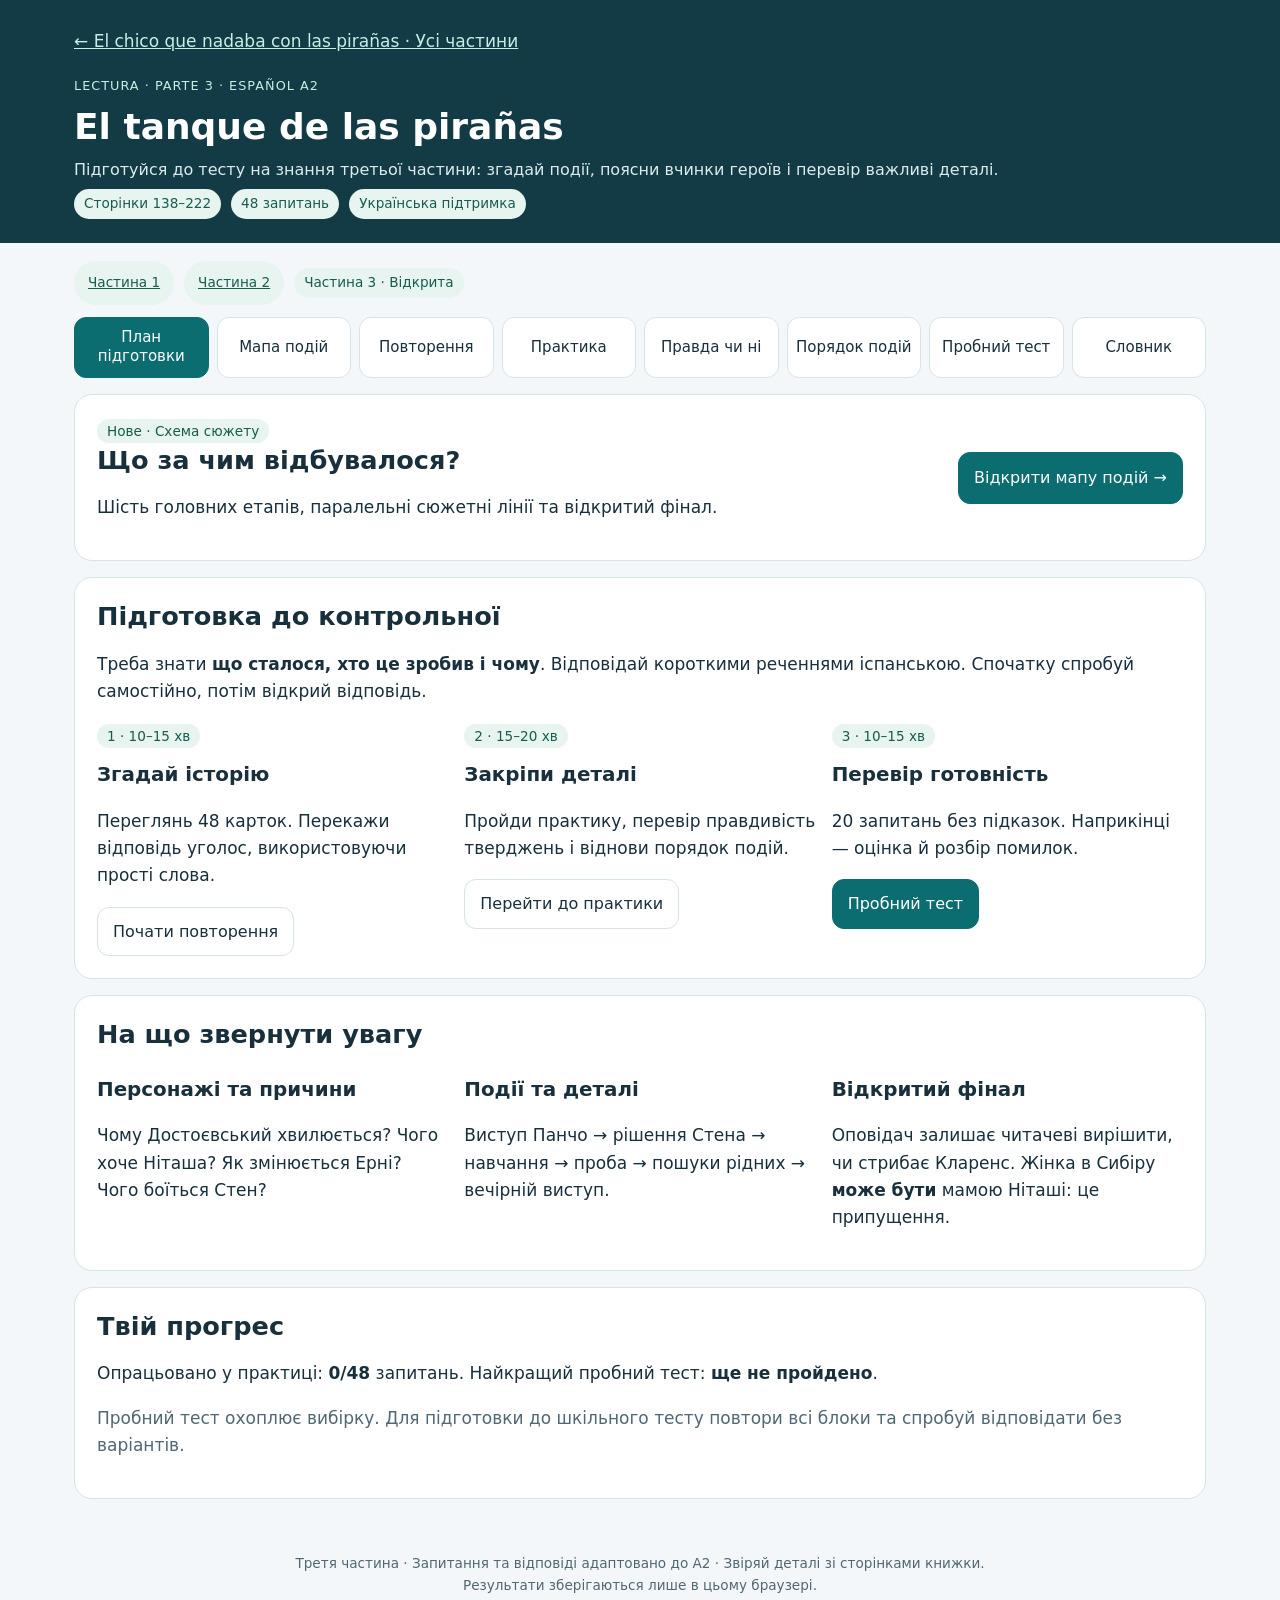
<file: parte-3.html>
<!doctype html>
<html lang="uk"><head><meta charset="utf-8"><meta name="viewport" content="width=device-width,initial-scale=1"><meta name="robots" content="noindex"><meta name="description" content="Підготовка до тесту за третьою частиною El tanque de las pirañas: події, персонажі, причини та фінал. Español A2 з українською підтримкою."><title>Частина 3 · El tanque de las pirañas</title>
<style>
:root{--bg:#f4f7fa;--ink:#182f3c;--muted:#506774;--accent:#0b6d70;--line:#d6e3e8;--green:#136437;--red:#a72d36}*{box-sizing:border-box}body{margin:0;background:var(--bg);color:var(--ink);font:17px/1.6 system-ui,sans-serif}a{color:var(--accent)}button,select,input{font:inherit}button,select{border:1px solid var(--line);padding:11px 15px;border-radius:12px;color:var(--ink);background:white;cursor:pointer}button:hover{border-color:var(--accent);background:#e9f5f3}button:focus-visible,a:focus-visible,select:focus-visible,input:focus-visible,summary:focus-visible{outline:3px solid #de9000;outline-offset:3px}button:disabled{cursor:default}.primary,button.active{background:var(--accent);color:white;border-color:var(--accent)}header{background:#133b46;color:white;padding:26px max(20px,calc((100% - 1080px)/2)) 40px}header a{color:#c5eee5}header small{display:block;margin-top:25px;color:#c5eee5;letter-spacing:.08em}h1{font-size:clamp(2rem,5vw,3.5rem);line-height:1.15;max-width:750px;margin:12px 0}header p{max-width:740px;color:#dcebec}.wrap{max-width:1080px;margin:auto;padding:20px}nav{display:flex;gap:8px;flex-wrap:wrap;margin-bottom:22px}.card{background:white;border:1px solid var(--line);border-radius:18px;padding:24px;margin-bottom:18px}.eyebrow,.muted{color:var(--muted)}h2{font-size:1.6rem;line-height:1.3;margin:0 0 12px}h3{margin:10px 0}.grid{display:grid;grid-template-columns:repeat(auto-fit,minmax(240px,1fr));gap:16px}.row{display:flex;gap:10px;flex-wrap:wrap;align-items:center}.tag{border-radius:25px;background:#e7f4f0;color:#185c4e;padding:4px 10px;font-size:.85rem}.progress{height:9px;background:#e1ebed;border-radius:9px;overflow:hidden;margin:16px 0}.progress span{display:block;height:100%;background:var(--accent)}.options{display:grid;gap:10px;margin:20px 0}.option{text-align:left;padding:15px;display:flex;gap:12px;align-items:baseline}.option.chosen{outline:2px solid var(--accent);background:#e7f4f0}.good{color:var(--green)}.bad{color:var(--red)}.feedback{padding:16px;border-left:4px solid var(--accent);background:#f2f8f7;margin:18px 0}.bilingual{display:grid;grid-template-columns:1fr 1fr;gap:24px}.bilingual>div{min-width:0}.translation{color:var(--muted)}summary{cursor:pointer;color:var(--accent);padding:10px 0}details{border-top:1px solid var(--line);padding:8px 0}input[type=search]{width:100%;padding:12px;border:1px solid var(--line);border-radius:10px;margin:10px 0 20px}label{display:block}.numbered{list-style:none;padding:0}.numbered li{display:flex;align-items:center;gap:10px;padding:13px 0;border-bottom:1px solid var(--line)}.numbered select{flex:none;width:75px}.numbered span{flex:1}.stats{font-size:2.5rem;font-weight:750}.vocab{padding:16px;border:1px solid var(--line);border-radius:12px}footer{padding:24px;text-align:center;color:var(--muted);font-size:.9rem}[hidden]{display:none!important}@media(max-width:650px){.bilingual{grid-template-columns:1fr;gap:6px}.card{padding:18px}.wrap{padding:14px}nav button{flex:1 1 40%}.row button{flex-grow:1}.option{font-size:1rem}}
</style><link rel="stylesheet" href="ipad-layout.css"><link rel="stylesheet" href="story-map.css">
</head><body>
<header><a href="libro-piranas.html">← El chico que nadaba con las pirañas · Усі частини</a><small>LECTURA · PARTE 3 · ESPAÑOL A2</small><h1>El tanque de las pirañas</h1><p>Підготуйся до тесту на знання третьої частини: згадай події, поясни вчинки героїв і перевір важливі деталі.</p><div class="row"><span class="tag">Сторінки 138–222</span><span class="tag">48 запитань</span><span class="tag">Українська підтримка</span></div></header>
<main class="wrap"><div class="row" style="margin-bottom:18px" aria-label="Частини книжки"><a class="tag" href="parte-1.html">Частина 1</a><a class="tag" href="parte-2.html">Частина 2</a><span class="tag">Частина 3 · Відкрита</span></div><nav aria-label="Розділи посібника"><button data-view="start">План підготовки</button><button data-view="map">Мапа подій</button><button data-view="cards">Повторення</button><button data-view="practice">Практика</button><button data-view="tf">Правда чи ні</button><button data-view="order">Порядок подій</button><button data-view="test">Пробний тест</button><button data-view="vocab">Словник</button></nav><div id="app"></div></main><footer>Третя частина · Запитання та відповіді адаптовано до A2 · Звіряй деталі зі сторінками книжки.<br>Результати зберігаються лише в цьому браузері.</footer>
<script>
const Q=[{"id": 1, "q": "¿Quién está al lado de Stan al principio?", "page": "138–139", "a": "Nitasha. Stan la toma de la mano.", "ukq": "Хто поруч зі Стеном на початку?", "uka": "Ніташа. Стен бере її за руку.", "group": "El número de Pancho", "wrong": ["Rose. Stan le pide ayuda.", "Annie. Stan habla con ella."]}, {"id": 2, "q": "¿Qué hay escrito en la lona del remolque?", "page": "138–139", "a": "El nombre de Pancho Pirelli, con letras doradas.", "ukq": "Що написано на брезенті причепа?", "uka": "Ім’я Панчо Піреллі золотими літерами.", "group": "El número de Pancho", "wrong": ["El nombre de Stanley, con letras rojas.", "El nombre de Dostoievski, con letras azules."]}, {"id": 3, "q": "¿Qué hay detrás de la lona?", "page": "140–141", "a": "Un tanque grande con pirañas.", "ukq": "Що за брезентом?", "uka": "Великий акваріум із піраньями.", "group": "El número de Pancho", "wrong": ["Una piscina con patitos.", "Una jaula con pájaros."]}, {"id": 4, "q": "¿Cómo son las pirañas al principio?", "page": "140–141", "a": "Son grises y plateadas, con manchas rojas. Parecen tranquilas.", "ukq": "Які піраньї на початку?", "uka": "Сіро-сріблясті, з червоними плямами. На вигляд спокійні.", "group": "El número de Pancho", "wrong": ["Son verdes y parecen enfadadas.", "Son doradas y muy pequeñas."]}, {"id": 5, "q": "¿Qué comen las pirañas antes de que Pancho entre?", "page": "141–144", "a": "Un bocadillo de salchichas, un pollo y un zapato viejo.", "ukq": "Що з’їдають піраньї, перш ніж Панчо пірнає?", "uka": "Бутерброд із сосисками, курку і старий черевик.", "group": "El número de Pancho", "wrong": ["Pan, fruta y queso.", "Solo comida especial para peces."]}, {"id": 6, "q": "¿Qué le da Pancho a Stan antes de entrar en el tanque?", "page": "145–146", "a": "La bolsa de monedas y su capa.", "ukq": "Що Панчо дає Стенові перед тим, як пірнути?", "uka": "Мішечок із монетами та свій плащ.", "group": "El número de Pancho", "wrong": ["Un libro y una caña.", "Un pez y una bolsa de caramelos."]}, {"id": 7, "q": "¿Qué hacen las pirañas con Pancho en el agua?", "page": "147–149", "a": "Nadan a su alrededor y bailan con él.", "ukq": "Що роблять піраньї, коли Панчо у воді?", "uka": "Плавають довкола нього й танцюють із ним.", "group": "El número de Pancho", "wrong": ["Lo atacan en cuanto entra.", "Se esconden en el fondo."]}, {"id": 8, "q": "¿Qué le propone Pancho a Stan?", "page": "149", "a": "Le propone aprender a nadar con las pirañas y actuar como él.", "ukq": "Що Панчо пропонує Стенові?", "uka": "Навчитися плавати з піраньями й виступати, як він.", "group": "El número de Pancho", "wrong": ["Trabajar en el asador.", "Volver a casa con sus tíos."]}, {"id": 9, "q": "¿Qué hace Stan cuando Pancho le habla de su destino?", "page": "149", "a": "Se asusta y sale corriendo.", "ukq": "Що робить Стен, коли Панчо говорить про його долю?", "uka": "Лякається і тікає.", "group": "El número de Pancho", "wrong": ["Acepta sin tener miedo.", "Se enfada con Nitasha."]}, {"id": 10, "q": "¿Con qué sueña Stan esa noche?", "page": "150–151", "a": "Con dientes y mandíbulas feroces, y con un baile bajo el agua.", "ukq": "Що сниться Стенові тієї ночі?", "uka": "Гострі зуби, страшні щелепи й танець під водою.", "group": "La familia y la decisión de Stan", "wrong": ["Con el viaje a Siberia.", "Con una fiesta en su antigua casa."]}, {"id": 11, "q": "¿Por qué salen Annie y Ernie del callejón del Muelle?", "page": "152–153", "a": "Se han quedado sin casa y quieren encontrar a Stan.", "ukq": "Чому Енні та Ерні йдуть із провулка Причалу?", "uka": "Вони залишилися без дому й хочуть знайти Стена.", "group": "La familia y la decisión de Stan", "wrong": ["Quieren vender pescado en la feria.", "Van de vacaciones a Sudamérica."]}, {"id": 12, "q": "¿Qué hace la gente del DACS al ver a Annie y Ernie en la carretera?", "page": "153", "a": "Frena, se burla de ellos y sigue su camino.", "ukq": "Що роблять люди з DACS, побачивши Енні та Ерні на дорозі?", "uka": "Пригальмовують, глузують із них і їдуть далі.", "group": "La familia y la decisión de Stan", "wrong": ["Los lleva a la feria.", "Les ofrece comida y una casa."]}, {"id": 13, "q": "¿Por qué Dostoievski no quiere que Pancho se lleve a Stan?", "page": "154–156", "a": "Porque se preocupa por él y lo considera parte de la familia.", "ukq": "Чому Достоєвський не хоче, щоб Панчо забрав Стена?", "uka": "Бо хвилюється за нього й вважає його членом сім’ї.", "group": "La familia y la decisión de Stan", "wrong": ["Porque necesita vender más patitos.", "Porque no conoce a Pancho."]}, {"id": 14, "q": "¿Adónde quiere llevar Pancho a Stan para entrenarlo?", "page": "155", "a": "A los grandes ríos de Sudamérica, el Amazonas y el Orinoco.", "ukq": "Куди Панчо хоче повезти Стена на навчання?", "uka": "До великих річок Південної Америки, Амазонки й Оріноко.", "group": "La familia y la decisión de Stan", "wrong": ["A Siberia.", "A los ríos de Inglaterra."]}, {"id": 15, "q": "¿Qué pide Nitasha a los dos hombres?", "page": "156–157", "a": "Les dice que deben preguntar a Stan qué quiere él.", "ukq": "Чого Ніташа вимагає від обох чоловіків?", "uka": "Каже, що вони мають спитати самого Стена, чого він хоче.", "group": "La familia y la decisión de Stan", "wrong": ["Que decidan sin hablar con Stan.", "Que dejen a Stan en casa de Rose."]}, {"id": 16, "q": "¿Qué quiere Stan para desayunar?", "page": "157", "a": "Chocolate fundido y tostadas. Quiere comer tranquilo, sin discusiones.", "ukq": "Що Стен хоче на сніданок?", "uka": "Розтоплений шоколад і тости. Хоче спокійно поїсти, без сварок.", "group": "La familia y la decisión de Stan", "wrong": ["Pescado y patatas.", "Un bocadillo de salchichas."]}, {"id": 17, "q": "¿Qué decide Stan después de hablar con Nitasha?", "page": "158–161", "a": "Quiere seguir trabajando en la caseta e intentar nadar con las pirañas.", "ukq": "Що Стен вирішує після розмови з Ніташею?", "uka": "Хоче й далі працювати на атракціоні й спробувати поплавати з піраньями.", "group": "La familia y la decisión de Stan", "wrong": ["Quiere volver a casa enseguida.", "Quiere irse a Siberia solo."]}, {"id": 18, "q": "¿Qué quiere de verdad Nitasha?", "page": "160", "a": "Quiere que su madre vuelva de Siberia.", "ukq": "Чого насправді хоче Ніташа?", "uka": "Щоб її мама повернулася із Сибіру.", "group": "La familia y la decisión de Stan", "wrong": ["Quiere trabajar con Clarence.", "Quiere vender la caravana."]}, {"id": 19, "q": "Según Pancho, ¿cuál es el enemigo de Stan?", "page": "162", "a": "El miedo.", "ukq": "Що, за словами Панчо, є ворогом Стена?", "uka": "Страх.", "group": "Pancho y el entrenamiento", "wrong": ["Dostoievski.", "El público."]}, {"id": 20, "q": "¿Dónde creció Pancho en realidad?", "page": "163–164", "a": "En Ashby de la Zouch, cerca de Birmingham.", "ukq": "Де насправді виріс Панчо?", "uka": "В Ешбі-де-ла-Зуч, біля Бірмінгема.", "group": "Pancho y el entrenamiento", "wrong": ["A orillas del Orinoco.", "En Siberia."]}, {"id": 21, "q": "¿Qué tienen en común Stan y Pancho?", "page": "164–166", "a": "Los dos perdieron a sus padres cuando eran pequeños y vivieron con otros familiares.", "ukq": "Що спільного в Стена й Панчо?", "uka": "Обидва втратили батьків у дитинстві й жили з родичами.", "group": "Pancho y el entrenamiento", "wrong": ["Los dos nacieron en Sudamérica.", "Los dos son hermanos de Nitasha."]}, {"id": 22, "q": "¿Quién fue el maestro de Pancho?", "page": "166", "a": "Pedro Perdito. Le enseñó los mitos y las costumbres de los peces.", "ukq": "Хто був учителем Панчо?", "uka": "Педро Пердіто. Він розповів Панчо міфи про риб і навчив розуміти їхні звички.", "group": "Pancho y el entrenamiento", "wrong": ["Clarence P. Clapp.", "Dostoievski."]}, {"id": 23, "q": "¿Qué equipo le da Pancho a Stan?", "page": "166–167", "a": "Un bañador azul, una capa azul y unas gafas de natación.", "ukq": "Яке спорядження Панчо дає Стенові?", "uka": "Сині плавки, синій плащ і окуляри для плавання.", "group": "Pancho y el entrenamiento", "wrong": ["Un traje rojo y un sombrero.", "Unas botas y una caña de pescar."]}, {"id": 24, "q": "¿Qué practica Stan en la primera lección?", "page": "168–169", "a": "Estudia las pirañas y practica la respiración y el baile.", "ukq": "Що Стен робить на першому занятті?", "uka": "Вивчає піраній, тренує дихання і вчиться танцювати.", "group": "Pancho y el entrenamiento", "wrong": ["Aprende a vender entradas.", "Solo aprende a montar la caseta."]}, {"id": 25, "q": "¿Cuánto tiempo aguanta Stan sin respirar al principio?", "page": "169", "a": "Quince segundos.", "ukq": "Скільки часу Стен спочатку може затримувати дихання?", "uka": "П’ятнадцять секунд.", "group": "Pancho y el entrenamiento", "wrong": ["Un minuto.", "Cinco minutos."]}, {"id": 26, "q": "¿Qué hace Stan para enfrentarse a su «piraña interior»?", "page": "170–171", "a": "Cierra los ojos e imagina que nada con las pirañas. Mantiene la calma.", "ukq": "Що Стен робить, щоб зустрітися зі своєю «внутрішньою піраньєю»?", "uka": "Заплющує очі й уявляє, що плаває з піраньями. Зберігає спокій.", "group": "Pancho y el entrenamiento", "wrong": ["Abre los ojos y sale corriendo.", "Decide dejar de entrenar."]}, {"id": 27, "q": "¿Cómo probó Pedro Perdito a Pancho de niño?", "page": "172–173", "a": "Lo tiró al tanque. Las pirañas nadaron tranquilas a su lado.", "ukq": "Як Педро Пердіто випробував Панчо, коли той був малим?", "uka": "Кинув його в акваріум. Піраньї спокійно плавали поруч.", "group": "Pancho y el entrenamiento", "wrong": ["Lo llevó a Siberia.", "Le pidió que pescara un pez."]}, {"id": 28, "q": "¿Qué secreto le cuenta Pancho a Stan y qué propone Stan?", "page": "174–175", "a": "Pancho dice que las pirañas no suelen atacar a las personas. Stan propone probar él mismo.", "ukq": "Який секрет Панчо відкриває Стенові й що пропонує Стен?", "uka": "Панчо каже, що піраньї рідко нападають на людей. Стен пропонує випробувати себе.", "group": "La prueba y el DACS", "wrong": ["Dice que nunca hay peligro. Stan se va.", "Dice que son sardinas. Stan no quiere probar."]}, {"id": 29, "q": "¿Quién saca a Stan del tanque durante la prueba?", "page": "176–180", "a": "Dostoievski lo agarra cuando sube a tomar aire.", "ukq": "Хто витягає Стена з акваріума під час проби?", "uka": "Достоєвський хапає його, коли той виринає вдихнути.", "group": "La prueba y el DACS", "wrong": ["Nitasha lo saca con una cuerda.", "Clarence lo lleva a la orilla."]}, {"id": 30, "q": "¿Cuándo anuncia Pancho la primera actuación pública de Stan?", "page": "181", "a": "Para esa misma noche. También dice que Stan creció a orillas del Orinoco. Es parte de su leyenda.", "ukq": "На коли Панчо оголошує перший публічний виступ Стена?", "uka": "На той самий вечір. Панчо також каже, що Стен виріс на березі Оріноко. Це частина його легенди.", "group": "La prueba y el DACS", "wrong": ["Para la semana siguiente.", "Para el año siguiente, en Siberia."]}, {"id": 31, "q": "¿Quién indica a Clarence P. Clapp dónde está la feria?", "page": "182–185", "a": "El policía del semáforo.", "ukq": "Хто показує Кларенсові П. Клеппу, де ярмарок?", "uka": "Поліцейський біля світлофора.", "group": "La prueba y el DACS", "wrong": ["La madre de Nitasha.", "Pedro Perdito."]}, {"id": 32, "q": "¿Cómo se prepara Stan durante la tarde?", "page": "186–187", "a": "Practica el baile, contiene la respiración e imagina que nada con las pirañas.", "ukq": "Як Стен готується після обіду?", "uka": "Тренується танцювати, затримує дихання й уявляє, що плаває з піраньями.", "group": "La prueba y el DACS", "wrong": ["Duerme toda la tarde.", "Practica solo la venta de entradas."]}, {"id": 33, "q": "¿Por qué es importante el pez número trece para Stan?", "page": "187", "a": "Es el pez que salvó y que le ayudó a descubrir su talento.", "ukq": "Чому рибка номер тринадцять важлива для Стена?", "uka": "Він урятував її, і вона допомогла йому відкрити свій талант.", "group": "La prueba y el DACS", "wrong": ["Es el primer pez que compró Pancho.", "Es el pez más grande del tanque."]}, {"id": 34, "q": "¿Por qué Clarence no detiene a Stan enseguida?", "page": "188–189", "a": "Porque la gente de la feria quiere a Stan. Clarence decide esperar.", "ukq": "Чому Кларенс не хапає Стена одразу?", "uka": "Бо на ярмарку Стена люблять. Кларенс вирішує зачекати.", "group": "La prueba y el DACS", "wrong": ["Porque no reconoce a Stan.", "Porque tiene que volver a su casa."]}, {"id": 35, "q": "¿Qué comen Clarence y sus hombres en el asador?", "page": "190–192", "a": "Carne de jabalí.", "ukq": "Що Кларенс і його люди їдять у ятці?", "uka": "Кабанятину.", "group": "La prueba y el DACS", "wrong": ["Pollo asado.", "Pescado con patatas."]}, {"id": 36, "q": "¿Cómo llegan Annie y Ernie a la entrada de la ciudad?", "page": "193–195", "a": "En el remolque de un tractor, entre la paja.", "ukq": "Як Енні та Ерні дістаються до в’їзду в місто?", "uka": "У причепі трактора, серед соломи.", "group": "La prueba y el DACS", "wrong": ["En el Land Rover de Dostoievski.", "En un tren desde Siberia."]}, {"id": 37, "q": "¿Qué reconoce Ernie cuando habla con el policía?", "page": "194", "a": "Reconoce que trató mal a Stan. Dice que ha cambiado.", "ukq": "Що Ерні визнає в розмові з поліцейським?", "uka": "Що погано ставився до Стена. Каже, що змінився.", "group": "La prueba y el DACS", "wrong": ["Dice que nunca hizo nada malo.", "Dice que no conoce a Stan."]}, {"id": 38, "q": "¿Qué le da miedo a Stan antes del espectáculo?", "page": "197–198", "a": "Le da miedo actuar delante de tanta gente y convertirse en otro Stanley Potts.", "ukq": "Чого Стен боїться перед виступом?", "uka": "Виступати перед такою кількістю людей і перетворитися на іншого Стенлі Поттса.", "group": "La actuación y el final", "wrong": ["Le da miedo hablar con Nitasha.", "Le da miedo perder las monedas."]}, {"id": 39, "q": "¿Qué le dice Pancho sobre cambiar?", "page": "198", "a": "Puede cambiar y seguir siendo él mismo. Su pasado sigue siendo parte de él.", "ukq": "Що Панчо каже про зміни?", "uka": "Стен може змінюватися й залишатися собою. Минуле залишається частиною його життя.", "group": "La actuación y el final", "wrong": ["Debe olvidar a toda su familia.", "No puede cambiar nunca."]}, {"id": 40, "q": "¿Cómo reacciona el público cuando ve a Stan?", "page": "199–203", "a": "Algunos lo reconocen. Otros creen que es demasiado pequeño o joven.", "ukq": "Як реагує публіка, коли бачить Стена?", "uka": "Одні його впізнають. Інші думають, що він замалий або надто юний.", "group": "La actuación y el final", "wrong": ["Todos creen que es un hombre mayor.", "Nadie lo mira ni lo reconoce."]}, {"id": 41, "q": "¿Qué piensa Clarence sobre los peces del tanque?", "page": "203–205", "a": "Piensa que no son pirañas y que todo es un truco.", "ukq": "Що Кларенс думає про риб в акваріумі?", "uka": "Думає, що це не піраньї, а весь виступ — фокус.", "group": "La actuación y el final", "wrong": ["Piensa que son animales de juguete.", "Piensa que Stan no va a entrar al agua."]}, {"id": 42, "q": "¿A quién encuentran Annie y Ernie cerca de la feria?", "page": "207–210", "a": "A Rose la Gitana. Les dice que miren la luna y llamen a Stan con el corazón.", "ukq": "Кого Енні та Ерні зустрічають біля ярмарку?", "uka": "Роуз. Вона радить дивитися на місяць і кликати Стена серцем.", "group": "La actuación y el final", "wrong": ["A Pedro Perdito, que les da un mapa.", "A Seabrook, que les vende peces."]}, {"id": 43, "q": "¿Cómo se siente Stan al ver a Annie y Ernie entre el público?", "page": "212–213", "a": "Se llena de alegría. Los llama y les dice que no se preocupen.", "ukq": "Що відчуває Стен, коли бачить Енні та Ерні серед глядачів?", "uka": "Дуже радіє. Кличе їх і каже, щоб не хвилювалися.", "group": "La actuación y el final", "wrong": ["Se enfada y sale corriendo.", "No quiere hablar con ellos."]}, {"id": 44, "q": "¿Qué hacen las pirañas durante el número de Stan?", "page": "214–215", "a": "Nadan con él, lo siguen y bailan a su alrededor.", "ukq": "Що роблять піраньї під час виступу Стена?", "uka": "Плавають із ним, пливуть за ним і танцюють довкола нього.", "group": "La actuación y el final", "wrong": ["Se esconden y no se mueven.", "Atacan a Stan."]}, {"id": 45, "q": "¿A quiénes cree ver Stan por un instante durante el número?", "page": "215", "a": "A su mamá y a su papá. Le dicen que están orgullosos de él.", "ukq": "Кого Стену здається, що він бачить на мить під час виступу?", "uka": "Маму й тата. Вони кажуть, що пишаються ним.", "group": "La actuación y el final", "wrong": ["A Pedro Perdito y a Rose.", "A Clarence y al policía."]}, {"id": 46, "q": "¿Qué hace Stan después de salir del tanque?", "page": "215–217", "a": "Hace una reverencia y corre a los brazos de Annie y Ernie.", "ukq": "Що робить Стен, вийшовши з акваріума?", "uka": "Вклоняється й біжить в обійми Енні та Ерні.", "group": "La actuación y el final", "wrong": ["Se marcha solo sin saludar.", "Vuelve al agua con Clarence."]}, {"id": 47, "q": "¿Salta Clarence al tanque al final?", "page": "217–218", "a": "El narrador deja que el lector decida.", "ukq": "Чи стрибає Кларенс в акваріум наприкінці?", "uka": "Оповідач залишає це на розсуд читача.", "group": "La actuación y el final", "wrong": ["Sí, el narrador lo dice claramente.", "No, el narrador dice que se va a casa."]}, {"id": 48, "q": "¿Quién podría ser la mujer que sube al tren en Siberia?", "page": "221–222", "a": "Podría ser la madre de Nitasha. Quizá va a volver a casa.", "ukq": "Ким може бути жінка, яка сідає в потяг у Сибіру?", "uka": "Мамою Ніташі. Можливо, вона повертається додому.", "group": "La actuación y el final", "wrong": ["Podría ser Rose. Va a buscar a Pancho.", "Podría ser Annie. Va a vender pescado."]}], V=[["el tanque", "великий акваріум"], ["la piraña", "піранья"], ["el miedo", "страх"], ["el destino", "доля"], ["la capa", "плащ"], ["las gafas de natación", "окуляри для плавання"], ["el bañador", "плавки"], ["contener la respiración", "затримувати дихання"], ["mantener la calma", "зберігати спокій"], ["el público", "публіка, глядачі"], ["el espectáculo", "вистава, виступ"], ["el remolque", "причіп"], ["la paja", "солома"], ["el talento", "талант"], ["la luna", "місяць"], ["el corazón", "серце"], ["estar orgulloso", "пишатися"], ["hacer una reverencia", "вклонятися"], ["la hoguera", "вогнище"], ["volver a casa", "повертатися додому"]], TF=[["Pancho creció a orillas del Orinoco.", false, 20], ["Nitasha quiere que los adultos escuchen a Stan.", true, 15], ["Stan quiere dejar la caseta para siempre.", false, 17], ["El miedo es el enemigo de Stan, según Pancho.", true, 19], ["Al principio Stan aguanta cinco minutos sin respirar.", false, 25], ["Dostoievski saca a Stan del tanque durante la prueba.", true, 29], ["El primer espectáculo de Stan es esa misma noche.", true, 30], ["Ernie reconoce que trató mal a Stan.", true, 37], ["Clarence cree que todo es un truco.", true, 41], ["Las pirañas atacan a Stan durante su número.", false, 44], ["El narrador dice claramente que Clarence salta.", false, 47], ["Sabemos con seguridad que la madre de Nitasha vuelve.", false, 48]], ORD=[["Del espectáculo al entrenamiento", [8, 9, 15, 17, 23, 24]], ["La prueba y la búsqueda", [28, 29, 30, 32, 36, 37]], ["La noche de Stan", [38, 40, 42, 43, 44, 46]]];
const $=s=>document.querySelector(s), app=$('#app'), esc=s=>String(s).replace(/[&<>"']/g,c=>({'&':'&amp;','<':'&lt;','>':'&gt;','"':'&quot;',"'":'&#39;'}[c]));
const shuffle=a=>{const b=a.slice();for(let i=b.length-1;i>0;i--){const j=Math.floor(Math.random()*(i+1));[b[i],b[j]]=[b[j],b[i]]}return b};
let saved={};try{saved=JSON.parse(localStorage.getItem('piranhas-v1')||'{}')}catch{}
let state={view:'start',pool:[],pos:0,choice:null,checked:false,answers:[],mode:'practice',filter:'',errors:[],orderGroup:0};
function save(){try{localStorage.setItem('piranhas-v1',JSON.stringify(saved))}catch{}}
function tr(q){return `<details><summary>Український переклад запитання</summary><p>${esc(q.ukq)}</p></details>`}
function explanation(q){return `<p lang="es"><b>${esc(q.a)}</b></p><p class="translation">${esc(q.uka)}</p><small>Перечитай стор. ${esc(q.page)}.</small>`}
function show(view){if(view==='map'&&location.hash!=='#map')history.replaceState(null,'','#map');else if(view!=='map'&&location.hash==='#map')history.replaceState(null,'',location.pathname+location.search);state.view=view;document.querySelectorAll('nav button').forEach(b=>{b.classList.toggle('active',b.dataset.view===view);b.setAttribute('aria-current',b.dataset.view===view?'page':'false')});render()}
function startQuiz(mode,pool){state.mode=mode;state.pool=(pool||Q).slice();if(mode==='test')state.pool=shuffle(state.pool).slice(0,20);state.pos=0;state.choice=null;state.checked=false;state.answers=[];state.view=mode==='test'?'test':'practice';state.options=null;render()}
function render(){document.body.classList.toggle('study-active',state.view!=='start');document.querySelectorAll('nav button').forEach(b=>b.classList.toggle('active',b.dataset.view===state.view));({start:home,map:storyMap,cards:cards,practice:quiz,test:testIntro,tf:trueFalse,order:order,vocab:vocabulary})[state.view]()}
function home(){app.innerHTML=`<section class="card story-entry"><div><span class="tag">Нове · Схема сюжету</span><h2>Що за чим відбувалося?</h2><p>Шість головних етапів, паралельні сюжетні лінії та відкритий фінал.</p></div><button class="primary" data-go="map">Відкрити мапу подій →</button></section><section class="card"><h2>Підготовка до контрольної</h2><p>Треба знати <b>що сталося, хто це зробив і чому</b>. Відповідай короткими реченнями іспанською. Спочатку спробуй самостійно, потім відкрий відповідь.</p><div class="grid"><div><span class="tag">1 · 10–15 хв</span><h3>Згадай історію</h3><p>Переглянь 48 карток. Перекажи відповідь уголос, використовуючи прості слова.</p><button data-go="cards">Почати повторення</button></div><div><span class="tag">2 · 15–20 хв</span><h3>Закріпи деталі</h3><p>Пройди практику, перевір правдивість тверджень і віднови порядок подій.</p><button id="beginPractice">Перейти до практики</button></div><div><span class="tag">3 · 10–15 хв</span><h3>Перевір готовність</h3><p>20 запитань без підказок. Наприкінці — оцінка й розбір помилок.</p><button class="primary" data-go="test">Пробний тест</button></div></div></section><section class="card"><h2>На що звернути увагу</h2><div class="grid"><div><h3>Персонажі та причини</h3><p>Чому Достоєвський хвилюється? Чого хоче Ніташа? Як змінюється Ерні? Чого боїться Стен?</p></div><div><h3>Події та деталі</h3><p>Виступ Панчо → рішення Стена → навчання → проба → пошуки рідних → вечірній виступ.</p></div><div><h3>Відкритий фінал</h3><p>Оповідач залишає читачеві вирішити, чи стрибає Кларенс. Жінка в Сибіру <b>може бути</b> мамою Ніташі: це припущення.</p></div></div></section><section class="card"><h2>Твій прогрес</h2><p>Опрацьовано у практиці: <b>${Object.keys(saved.practice||{}).length}/${Q.length}</b> запитань. Найкращий пробний тест: <b>${saved.best===undefined?'ще не пройдено':saved.best+'/20'}</b>.</p><p class="muted">Пробний тест охоплює вибірку. Для підготовки до шкільного тесту повтори всі блоки та спробуй відповідати без варіантів.</p></section>`;$('#beginPractice').onclick=()=>startQuiz('practice');bindGo()}
function bindGo(){app.querySelectorAll('[data-go]').forEach(b=>b.onclick=()=>{state.pool=[];show(b.dataset.go)})}

/* Chronological story map: short A2 sentences with an immediate Ukrainian translation. */
const STORY_STAGES=[{"n": 1, "title": ["El número de Pancho", "Виступ Панчо"], "pages": "138–149", "summary": ["Pancho invita a Stan a nadar con las pirañas.", "Панчо пропонує Стенові навчитися плавати з піраньями."], "facts": [["Las pirañas nadan a su alrededor y bailan con él.", "Піраньї плавають довкола нього й танцюють із ним."], ["Stan tiene miedo y sale corriendo.", "Стен лякається й тікає."]], "refs": [7, 8, 9]}, {"n": 2, "title": ["Stan decide probar", "Стен вирішує спробувати"], "pages": "150–161", "summary": ["Stan decide probar sin dejar la caseta.", "Стен вирішує спробувати й залишитися працювати на атракціоні."], "facts": [["Dostoievski se preocupa por Stan y no quiere perderlo.", "Достоєвський хвилюється за Стена й не хоче його втратити."], ["Nitasha dice que deben preguntar a Stan qué quiere.", "Ніташа каже, що треба спитати самого Стена, чого він хоче."]], "refs": [13, 15, 17]}, {"n": 3, "title": ["Aprender y vencer el miedo", "Навчання й подолання страху"], "pages": "162–175", "summary": ["Stan practica la respiración y el baile.", "Стен тренує дихання й танцює."], "facts": [["Al principio aguanta quince segundos sin respirar.", "Спочатку він може затримувати дихання на п’ятнадцять секунд."], ["Imagina que nada con las pirañas y mantiene la calma.", "Він уявляє, що плаває з піраньями, і зберігає спокій."]], "refs": [19, 23, 24, 25, 26, 28]}, {"n": 4, "title": ["La primera prueba", "Перша проба"], "pages": "176–181", "summary": ["Dostoievski saca a Stan del tanque durante la prueba.", "Під час проби Достоєвський витягає Стена з акваріума."], "facts": [["Dostoievski lo agarra cuando sube a tomar aire.", "Достоєвський хапає його, коли той виринає вдихнути."], ["Pancho anuncia la primera actuación pública para esa misma noche.", "Панчо оголошує перший публічний виступ на той самий вечір."]], "refs": [29, 30]}, {"n": 5, "title": ["Antes del gran número", "Перед великим виступом"], "pages": "186–213", "summary": ["Stan ve a Annie y Ernie antes de actuar.", "Перед виступом Стен бачить Енні та Ерні."], "facts": [["Durante la tarde practica el baile y la respiración.", "Після обіду він тренує танець і дихання."], ["Antes de actuar tiene miedo de cambiar.", "Перед виступом він боїться змінитися."], ["Pancho le dice que puede cambiar y seguir siendo él mismo.", "Панчо каже, що він може змінюватися й залишатися собою."]], "refs": [32, 38, 39, 40, 43]}, {"n": 6, "title": ["El éxito y el abrazo", "Успіх і обійми"], "pages": "214–217", "summary": ["Stan nada con las pirañas y después abraza a sus tíos.", "Стен плаває з піраньями, а потім обіймає тітку й дядька."], "facts": [["Las pirañas nadan con él y lo siguen.", "Піраньї плавають із ним і пливуть за ним."], ["Por un instante cree ver a sus padres, orgullosos de él.", "На мить йому здається, що він бачить своїх батьків, які пишаються ним."], ["Al salir hace una reverencia y corre hacia sus tíos.", "Вийшовши з акваріума, він вклоняється й біжить до тітки й дядька."]], "refs": [44, 45, 46]}];
const STORY_BRANCHES=[{"title": ["Annie y Ernie buscan a Stan", "Енні та Ерні шукають Стена"], "kind": "family", "items": [["152–153", "Salen a buscar a Stan después de perder su casa.", "Втративши дім, вони вирушають шукати Стена."], ["193–195", "Llegan a la ciudad en el remolque de un tractor.", "Вони дістаються до міста в причепі трактора."], ["194", "Ernie reconoce que trató mal a Stan.", "Ерні визнає, що погано ставився до Стена."], ["207–213", "Rose los ayuda y Stan los ve entre el público.", "Роуз допомагає їм, і Стен бачить їх серед глядачів."]]}, {"title": ["Clarence y el DACS", "Кларенс і DACS"], "kind": "dacs", "items": [["182–185", "Un policía indica a Clarence dónde está la feria.", "Поліцейський показує Кларенсові, де ярмарок."], ["188–189", "Clarence ve que la gente quiere a Stan y decide esperar.", "Кларенс бачить, що люди люблять Стена, і вирішує зачекати."], ["203–205", "Cree que las pirañas no son de verdad y que todo es un truco.", "Він думає, що піраньї несправжні, а весь виступ — фокус."]]}];
const storyPair=(es,uk)=>`<p class="story-pair"><span lang="es">${esc(es)}</span><span lang="uk" class="translation">${esc(uk)}</span></p>`;
function storyMap(){
 app.innerHTML=`<section class="card story-map" aria-labelledby="story-title">
 <span class="tag">Parte 3 · Сторінки 138–222</span>
 <h2 id="story-title"><span lang="es">Mapa de la historia</span><span class="story-uk" lang="uk">Мапа подій третьої частини</span></h2>
 ${storyPair('Sigue los números del 1 al 6 y las flechas.','Слідуй за номерами від 1 до 6 та стрілками.')}
 <div class="story-root"><b lang="es">Stan: del miedo a la confianza</b><span lang="uk">Стен: від страху до впевненості</span></div>
 <ol class="story-path" aria-label="Основні події у порядку розповіді">${STORY_STAGES.map(e=>`<li class="story-stage stage-${e.n}">
 <div class="story-stage-top"><span class="story-number" aria-label="Етап ${e.n}">${e.n}</span><span class="story-page">с. ${esc(e.pages)}</span></div>
 <h3><span lang="es">${esc(e.title[0])}</span><span class="story-uk" lang="uk">${esc(e.title[1])}</span></h3>
 ${storyPair(...e.summary)}
 <details class="story-details"><summary>Detalles · Деталі</summary>${e.facts.map(f=>storyPair(...f)).join('')}</details>
 <span class="story-arrow" aria-hidden="true">${e.n===3?'↓':e.n===4||e.n===5?'←':e.n===6?'':'→'}</span>
 </li>`).join('')}</ol>
 <h3 class="story-branch-heading"><span lang="es">Mientras tanto: otras historias</span><span class="story-uk" lang="uk">Тим часом: інші сюжетні лінії</span></h3>
 ${storyPair('Estas historias aparecen entre los episodios de Stan.','Ці сюжетні лінії з’являються між епізодами про Стена.')}
 <div class="story-branches">${STORY_BRANCHES.map(b=>`<section class="story-branch ${b.kind}"><h3><span lang="es">${esc(b.title[0])}</span><span class="story-uk" lang="uk">${esc(b.title[1])}</span></h3><ol>${b.items.map(([page,es,uk])=>`<li><span class="story-page">с. ${esc(page)}</span>${storyPair(es,uk)}</li>`).join('')}</ol></section>`).join('')}</div>
 <section class="story-ending"><h3><span lang="es">El final queda abierto</span><span class="story-uk" lang="uk">Фінал залишається відкритим</span></h3>
 <div class="story-endings"><article><span class="story-page">с. 217–218</span><h4>Clarence · Кларенс</h4>${storyPair('¿Salta al tanque?','Чи стрибає він в акваріум?')}${storyPair('El lector decide.','Вирішує читач.')}</article><article><span class="story-page">с. 221–222</span><h4>Siberia · Сибір</h4>${storyPair('Una mujer sube a un tren.','Жінка сідає в потяг.')}${storyPair('Podría ser la madre de Nitasha, pero no se sabe con seguridad.','Це може бути мама Ніташі, але точно невідомо.')}</article></div></section>
 <div class="story-recall"><h3><span lang="es">Ahora cuéntalo tú</span><span class="story-uk" lang="uk">Тепер перекажи сама</span></h3>${storyPair('Primero… Después… Al final…','Спочатку… Потім… Наприкінці…')}<p>Пройди шість етапів іспанською без підказок, а потім перевір себе у вправі.</p><button class="primary" data-go="order">Відновити порядок подій →</button><button data-go="cards">Повторити запитання →</button></div>
 </section>`;bindGo();
}

function cards(){let groups=[...new Set(Q.map(q=>q.group))];app.innerHTML=`<section class="card"><h2>Повторення · Відповідай уголос</h2><p>Прочитай запитання, дай відповідь і лише потім відкрий зразок. Іспанська — ліворуч, українська — праворуч.</p><label for="group">Епізод</label><select id="group"><option value="">Уся третя частина</option>${groups.map(g=>`<option ${state.filter===g?'selected':''}>${esc(g)}</option>`).join('')}</select><label for="search" class="muted">Пошук за запитанням або ім’ям</label><input id="search" type="search" placeholder="Наприклад: Nitasha, miedo, фінал"><div id="cardList"></div></section>`;function list(){let text=$('#search').value.toLowerCase();let rows=Q.filter(q=>(!state.filter||q.group===state.filter)&&[q.q,q.ukq,q.a,q.uka].join(' ').toLowerCase().includes(text));$('#cardList').innerHTML=rows.map(q=>`<article><p class="muted">${q.id} · ${esc(q.group)} · стор. ${q.page}</p><div class="bilingual"><div lang="es"><b>${esc(q.q)}</b></div><div class="translation">${esc(q.ukq)}</div></div><details><summary>Показати відповідь / Ver respuesta</summary><div class="bilingual"><div lang="es">${esc(q.a)}</div><div class="translation">${esc(q.uka)}</div></div></details></article>`).join('')||'<p>Нічого не знайдено.</p>'}$('#group').onchange=e=>{state.filter=e.target.value;list()};$('#search').oninput=list;list()}
function quiz(){if(!state.pool.length){startQuiz('practice');return}if(state.pos>=state.pool.length){results();return}let q=state.pool[state.pos],exam=state.mode==='test';if(!state.options)state.options=shuffle([q.a,...q.wrong]);app.innerHTML=`<section class="card quiz-card"><div class="row"><span class="tag">${exam?'Пробний тест':'Практика'}</span><span>${state.pos+1} / ${state.pool.length}</span></div><div class="progress" aria-label="Прогрес"><span style="width:${100*state.pos/state.pool.length}%"></span></div><div class="quiz-layout"><div class="quiz-prompt"><p class="eyebrow">${esc(q.group)}</p><h2 lang="es">${esc(q.q)}</h2>${exam?'':tr(q)}</div><div class="options">${state.options.map((a,i)=>`<button class="option ${state.choice===i?'chosen':''}" ${state.checked?'disabled':''} data-option="${i}" aria-pressed="${state.choice===i}"><b>${String.fromCharCode(65+i)}</b><span lang="es">${esc(a)}</span></button>`).join('')}</div></div><div id="feedback" aria-live="polite">${state.checked?`<div class="feedback"><b class="${state.options[state.choice]===q.a?'good':'bad'}">${state.options[state.choice]===q.a?'✓ Правильно':'✗ Потрібно повторити'}</b>${explanation(q)}</div>`:''}</div><div class="row"><button id="submit" class="primary" ${state.choice===null?'disabled':''}>${state.checked?'Наступне запитання →':exam?'Зберегти й далі →':'Перевірити відповідь'}</button><button id="exit">Вийти до плану</button></div></section>`;app.querySelectorAll('[data-option]').forEach(b=>b.onclick=()=>{state.choice=+b.dataset.option;quiz()});$('#exit').onclick=()=>{state.pool=[];show('start')};$('#submit').onclick=()=>{if(state.checked){state.pos++;state.choice=null;state.checked=false;state.options=null;quiz();return}let ok=state.options[state.choice]===q.a;state.answers.push({id:q.id,ok,selected:state.options[state.choice]});if(exam){state.pos++;state.choice=null;state.options=null;quiz()}else{saved.practice=saved.practice||{};saved.practice[q.id]=ok;save();state.checked=true;quiz()}}}
function testIntro(){if(state.mode==='test'&&state.pool.length){quiz();return}app.innerHTML=`<section class="card"><span class="tag">Без підказок · 20 запитань</span><h2>Чи готова ти до тесту?</h2><p>Прочитай запитання іспанською та вибери одну відповідь. Правильні відповіді й переклад побачиш після завершення. Час не обмежений.</p><p>Щоразу буде нова випадкова добірка з різних епізодів. Ціль для самоперевірки — <b>16/20 або більше</b>.</p><button class="primary" id="startTest">Почати тест</button></section>`;$('#startTest').onclick=()=>{let groups=[...new Set(Q.map(q=>q.group))];let selected=groups.flatMap(g=>shuffle(Q.filter(q=>q.group===g)).slice(0,4));startQuiz('test',selected)}}
function results(){let score=state.answers.filter(a=>a.ok).length,errors=state.answers.filter(a=>!a.ok),exam=state.mode==='test';if(exam){saved.best=Math.max(saved.best||0,score);save()}app.innerHTML=`<section class="card" aria-live="polite"><span class="tag">${exam?'Тест завершено':'Практику завершено'}</span><h2>Твій результат</h2><div class="stats">${score} / ${state.pool.length}</div><p>${score/state.pool.length>=.8?'Добре! Тепер спробуй відповісти на ці запитання без варіантів.':'Повтори складні епізоди й спробуй ще раз.'}</p><div class="row"><button class="primary" id="again">Новий ${exam?'тест':'раунд'}</button>${errors.length?'<button id="mistakes">Повторити помилки</button>':''}<button data-go="cards">Картки для повторення</button></div></section><section class="card"><h2>${errors.length?'Розбір помилок':'Усі відповіді правильні'}</h2>${errors.map(a=>{let q=Q.find(q=>q.id===a.id);return `<article><h3 lang="es">${esc(q.q)}</h3><p class="translation">${esc(q.ukq)}</p><p class="bad">Твоя відповідь: <span lang="es">${esc(a.selected)}</span></p><div class="feedback">${explanation(q)}</div></article>`}).join('')}</section>`;$('#again').onclick=()=>{state.pool=[];if(exam){state.mode='practice';show('test')}else startQuiz('practice')};if(errors.length)$('#mistakes').onclick=()=>startQuiz('practice',errors.map(a=>Q.find(q=>q.id===a.id)));bindGo()}
function trueFalse(){let tfState={};app.innerHTML=`<section class="card"><h2>Verdadero o falso · Правда чи ні?</h2><p>Обери відповідь і перевір пояснення. У хибному твердженні знайди помилку.</p>${TF.map((t,i)=>`<article class="card"><h3 lang="es">${i+1}. ${esc(t[0])}</h3><div class="row"><button data-tf="${i}" data-val="1">Verdadero · Правда</button><button data-tf="${i}" data-val="0">Falso · Неправда</button></div><div id="tf${i}" aria-live="polite"></div></article>`).join('')}<p id="tfScore" role="status"></p></section>`;app.querySelectorAll('[data-tf]').forEach(b=>b.onclick=()=>{let i=+b.dataset.tf,t=TF[i],ok=!!(+b.dataset.val)===t[1],q=Q.find(q=>q.id===t[2]);tfState[i]=ok;app.querySelectorAll(`[data-tf="${i}"]`).forEach(x=>{x.disabled=true});$('#tf'+i).innerHTML=`<div class="feedback"><b class="${ok?'good':'bad'}">${ok?'✓ Правильно':'✗ Помилка'} · ${t[1]?'Verdadero':'Falso'}</b>${explanation(q)}</div>`;$('#tfScore').textContent=`Виконано: ${Object.keys(tfState).length}/${TF.length} · Правильно: ${Object.values(tfState).filter(Boolean).length}`})}
const eventText={"8": "Pancho invita a Stan a aprender a nadar con las pirañas.", "9": "Stan tiene miedo y sale corriendo.", "15": "Nitasha dice que deben preguntar a Stan qué quiere.", "17": "Stan decide probar y seguir trabajando en la caseta.", "23": "Pancho da a Stan un bañador, una capa y unas gafas.", "24": "Stan empieza las lecciones de respiración y baile.", "28": "Pancho cuenta su secreto y Stan propone probar.", "29": "Dostoievski saca a Stan del tanque durante la prueba.", "30": "Pancho anuncia el primer espectáculo de Stan.", "32": "Stan practica durante la tarde.", "36": "Annie y Ernie llegan en el remolque de un tractor.", "37": "Ernie reconoce ante el policía que trató mal a Stan.", "38": "Stan tiene miedo antes de actuar.", "40": "El público ve a Stan y algunos lo reconocen.", "42": "Rose ayuda a Annie y Ernie a encontrar a Stan.", "43": "Stan ve a sus tíos y se llena de alegría.", "44": "Stan nada y baila con las pirañas.", "46": "Stan sale del tanque y abraza a Annie y Ernie."};
function order(){let selected=ORD[state.orderGroup],items=shuffle(selected[1].map(id=>Q.find(q=>q.id===id)));app.innerHTML=`<section class="card"><h2>Віднови порядок подій у розповіді</h2><p>Постав номер від 1 до 6. Кожен номер використай один раз: 1 — найраніша подія.</p><label for="orderGroup">Епізод</label><select id="orderGroup">${ORD.map((g,i)=>`<option value="${i}" ${i===state.orderGroup?'selected':''}>${esc(g[0])}</option>`).join('')}</select><ol class="numbered">${items.map(q=>`<li><select data-order="${q.id}" aria-label="Порядок: ${esc(q.a)}"><option value="">—</option>${[1,2,3,4,5,6].map(n=>`<option>${n}</option>`).join('')}</select><span lang="es">${esc(eventText[q.id])}</span></li>`).join('')}</ol><button class="primary" id="checkOrder">Перевірити порядок</button><div id="orderFeedback" aria-live="polite"></div></section>`;$('#orderGroup').onchange=e=>{state.orderGroup=+e.target.value;order()};$('#checkOrder').onclick=()=>{let vals=[...app.querySelectorAll('[data-order]')].map(s=>s.value);if(vals.includes('')||new Set(vals).size!==6){$('#orderFeedback').textContent='Заповни всі позиції різними номерами від 1 до 6.';return}let score=0;app.querySelectorAll('[data-order]').forEach(s=>{if(+s.value===selected[1].indexOf(+s.dataset.order)+1)score++});$('#orderFeedback').innerHTML=`<div class="feedback"><b>${score}/6 на правильному місці</b><ol>${selected[1].map(id=>{let q=Q.find(q=>q.id===id);return `<li><span lang="es">${esc(eventText[q.id])}</span><br><span class="translation">${esc(q.uka)} · с. ${q.page}</span></li>`}).join('')}</ol></div>`}}
function vocabulary(){app.innerHTML=`<section class="card"><h2>Лексика для коротких відповідей</h2><p>Спробуй пояснити події цими словами. Натисни, щоб побачити переклад.</p><div class="grid">${V.map(v=>`<details class="vocab"><summary lang="es">${esc(v[0])}</summary><p>${esc(v[1])}</p></details>`).join('')}</div><h3>Прості початки відповідей</h3><div class="bilingual"><div lang="es">Porque…<br>Primero… Después… Al final…<br>Está triste / contento porque…<br>Quiere… / Tiene miedo de…<br>No se sabe. Podría ser…</div><div class="translation">Тому що…<br>Спочатку… Потім… Наприкінці…<br>Він сумний / радий, бо…<br>Хоче… / Боїться…<br>Невідомо. Це може бути…</div></div></section>`}
document.querySelectorAll('nav button').forEach(b=>b.onclick=()=>{state.pool=[];state.mode='practice';state.options=null;show(b.dataset.view)});show(location.hash==='#map'?'map':'start');
</script></body></html>
</file>
<file: ipad-layout.css>
/* Touch controls and comfortable reading on iPad in landscape. */
html{-webkit-text-size-adjust:100%;scroll-padding-top:16px}
body{overflow-wrap:break-word}
button,select,input,summary,a.action,.section-nav a{touch-action:manipulation}
button,select,input[type=text],input[type=search],summary,.section-nav a,a.action{min-height:48px}
button,select,input{font-size:16px}
button{white-space:normal}
a.action,.section-nav a{display:inline-flex;align-items:center;justify-content:center}
button:focus-visible,select:focus-visible,input:focus-visible,summary:focus-visible,a:focus-visible{outline:3px solid #d58b00;outline-offset:3px}
@media (min-width:960px) and (orientation:landscape){
 header{padding:20px max(24px,calc((100% - 1132px)/2)) 24px}
 header small{margin-top:12px;font-size:.8rem}
 header h1{font-size:2.25rem;line-height:1.15;margin:10px 0}
 header p{margin:8px 0;max-width:960px;font-size:1rem;line-height:1.45}
 .wrap{max-width:1180px;padding:18px 24px;margin:0 auto}
 .card{padding:22px;margin-top:14px;margin-bottom:16px}
 .section-nav{gap:12px;margin-top:4px;margin-bottom:20px}
 .section-nav a{min-width:160px}
 .grid.parts{grid-template-columns:repeat(3,minmax(0,1fr));gap:16px}
 .parts .rule{display:flex;flex-direction:column;align-items:flex-start;padding:20px}
 .parts .rule>p:last-child{margin-top:auto;padding-top:12px}
 .parts h3{font-size:1.25rem;line-height:1.35;margin-top:14px}
 .booktitle{font-size:2rem}
 nav[aria-label="Розділи посібника"]{display:grid;grid-template-columns:repeat(7,minmax(0,1fr));gap:8px;margin-bottom:16px}
 nav[aria-label="Розділи посібника"] button{padding:10px 6px;font-size:15px;line-height:1.3;min-height:50px}
 [aria-label="Частини книжки"]{margin-bottom:12px!important;gap:10px}
 [aria-label="Частини книжки"] a{min-height:44px;display:inline-flex;align-items:center;padding:7px 14px}
 .study-active header{padding-top:12px;padding-bottom:12px}
 .study-active header small,.study-active header>p,.study-active header>.row{display:none}
 .study-active header h1{font-size:1.65rem;margin:6px 0 0}
 .study-active header>a{font-size:.9rem;min-height:28px;display:inline-flex;align-items:center}
 .study-active .wrap{padding-top:12px}
 .quiz-card{margin-top:0}
 .quiz-layout{display:grid;grid-template-columns:minmax(0,.9fr) minmax(0,1.1fr);gap:24px;align-items:start}
 .quiz-prompt .eyebrow{margin-top:0;font-size:.9rem}
 .quiz-prompt h2{font-size:1.4rem;line-height:1.4}
 .quiz-layout .options{margin:0;gap:10px}
 .quiz-layout .option{padding:13px 15px;min-height:58px;font-size:16px;line-height:1.45}
 .quiz-card .progress{margin:12px 0 18px}
 .quiz-card .feedback{margin:14px 0;padding:12px 16px;font-size:16px}
 .quiz-card .feedback p{margin:3px 0}
 .quiz-card>.row:last-child{margin-top:14px}
 .quiz-card #submit{min-width:235px}
 .bilingual{grid-template-columns:minmax(0,1fr) minmax(0,1fr);gap:24px}
 .bilingual>div{padding:6px 0}
 #cardList article{padding:10px 0;border-bottom:1px solid var(--line)}
 #cardList article>p{margin:4px 0 8px}
 .vocab{padding:16px}
 #theory .grid{grid-template-columns:repeat(2,minmax(0,1fr))}
 .classify-row{min-height:72px}
 .classify-row select{min-height:48px;max-width:100%}
 footer{padding:20px 24px;font-size:.85rem}
}
@media (min-width:1100px) and (orientation:landscape){
 #classify{display:grid;grid-template-columns:repeat(2,minmax(0,1fr));column-gap:26px}
 #classify .classify-row{grid-template-columns:minmax(65px,.85fr) minmax(145px,1.6fr) minmax(95px,1fr);gap:8px}
 #classify select{font-size:15px;padding:8px 4px}
 #classify .classify-answer{font-size:1rem;overflow-wrap:anywhere}
}
@media(max-width:959px){.quiz-layout{display:block}}

/* Keep small navigation targets usable with touch and preserve button contrast. */
header>a,a.tag{min-height:44px;display:inline-flex;align-items:center}
button.primary:hover,button.active:hover,.tab.active:hover{background:var(--accent,var(--blue));color:#fff}
@media(min-width:960px) and (orientation:landscape){.study-active header>a{min-height:44px}}
</file>
<file: story-map.css>
/* Chapter 3 chronology map: DOM order remains 1–6 for assistive technology. */
.story-map{--story-accent:#0b6d70}.story-pair{margin:12px 0;break-inside:avoid}
.story-pair>[lang],.story-uk{display:block}.story-pair>.translation{margin-top:5px;font-size:.94em}
.story-uk{font-size:.85em;font-weight:500;color:var(--muted);margin-top:5px;line-height:1.45}
.story-root{max-width:640px;margin:20px auto 32px;padding:18px 24px;background:#133b46;color:white;border-radius:18px;text-align:center;position:relative}
.story-root b,.story-root>span{display:block}.story-root>span{color:#dcebec;margin-top:6px}.story-root:after{content:'↓';position:absolute;left:calc(50% - 12px);bottom:-30px;color:#0b6d70;font-size:26px}
.story-path{list-style:none;padding:0;display:grid;grid-template-columns:1fr;gap:32px;margin:0 0 28px}
.story-stage{position:relative;min-width:0;border:1px solid #c9dedc;border-top:5px solid #0b6d70;border-radius:16px;padding:18px;background:#f4faf8;scroll-margin-top:18px}
.story-stage h3{font-size:1.1rem;line-height:1.35;margin:12px 0}.story-stage-top{display:flex;align-items:center;justify-content:space-between;gap:10px}
.story-number{display:grid;place-items:center;background:#0b6d70;color:white;border-radius:50%;width:38px;height:38px;font-weight:800;flex:none}
.story-page{font-size:.82rem;color:var(--muted);font-weight:650;white-space:nowrap}.story-arrow{position:absolute;bottom:-34px;left:calc(50% - 12px);font-size:28px;font-weight:bold;color:#0b6d70;line-height:32px}.story-stage:last-child .story-arrow{display:none}
.story-details{margin-top:14px}.story-details summary{font-size:.95rem;min-height:48px;padding:12px 0}.story-details .story-pair{font-size:.95em}
.story-branches,.story-endings{display:grid;grid-template-columns:1fr;gap:18px}.story-branch{padding:20px;background:#f5f4fb;border:1px solid #d6d3e8;border-radius:16px;border-top:5px solid #7a64a5}.story-branch.dacs{background:#fff8ee;border-color:#e8d5b6;border-top-color:#b57823}
.story-branch ol{padding-left:22px}.story-branch li{padding-left:8px;margin:18px 0}.story-branch .story-pair{margin-top:5px}
.story-ending{margin:24px 0;border:2px dashed #a5b7c0;border-radius:16px;padding:20px;background:#f8fafb}.story-endings>article{border-left:3px solid #a5b7c0;padding-left:16px}.story-endings h4{margin:10px 0;font-size:1.1rem}
.story-recall{border-top:1px solid var(--line);padding-top:20px;margin-top:24px}.story-recall button{margin:4px 8px 4px 0;min-height:48px}
.story-entry{display:flex;flex-wrap:wrap;align-items:center;justify-content:space-between;gap:20px}.story-entry>div{flex:1 1 400px}.story-entry button{min-height:52px}
@media(min-width:960px) and (orientation:landscape){
 .story-path{grid-template-columns:repeat(3,minmax(0,1fr));gap:40px 32px}
 .story-stage{padding:18px}.stage-1{grid-area:1/1}.stage-2{grid-area:1/2}.stage-3{grid-area:1/3}.stage-4{grid-area:2/3}.stage-5{grid-area:2/2}.stage-6{grid-area:2/1}
 .story-stage>.story-pair{font-size:17px;line-height:1.55}.story-stage h3{font-size:1.15rem;min-height:86px}
 .stage-1>.story-arrow,.stage-2>.story-arrow{left:auto;right:-28px;top:130px;bottom:auto}
 .stage-3>.story-arrow{left:calc(50% - 12px);bottom:-37px}
 .stage-4>.story-arrow,.stage-5>.story-arrow{left:-28px;top:130px;bottom:auto}
 .story-branches,.story-endings{grid-template-columns:repeat(2,minmax(0,1fr))}
 nav[aria-label="Розділи посібника"]{grid-template-columns:repeat(8,minmax(0,1fr))}
}
@media(max-width:959px){.story-arrow{font-size:0}.story-arrow:after{content:'↓';font-size:28px}}
@media print{.story-details{display:none}.story-root,.story-stage{-webkit-print-color-adjust:exact;print-color-adjust:exact}.story-stage,.story-branch,.story-ending,.story-pair{break-inside:avoid}}

@media(min-width:960px) and (orientation:landscape){.story-stage h3{min-height:70px;font-size:1.05rem}.story-stage>.story-pair{font-size:16px;line-height:1.45}.story-stage{padding:16px}}
</file>
